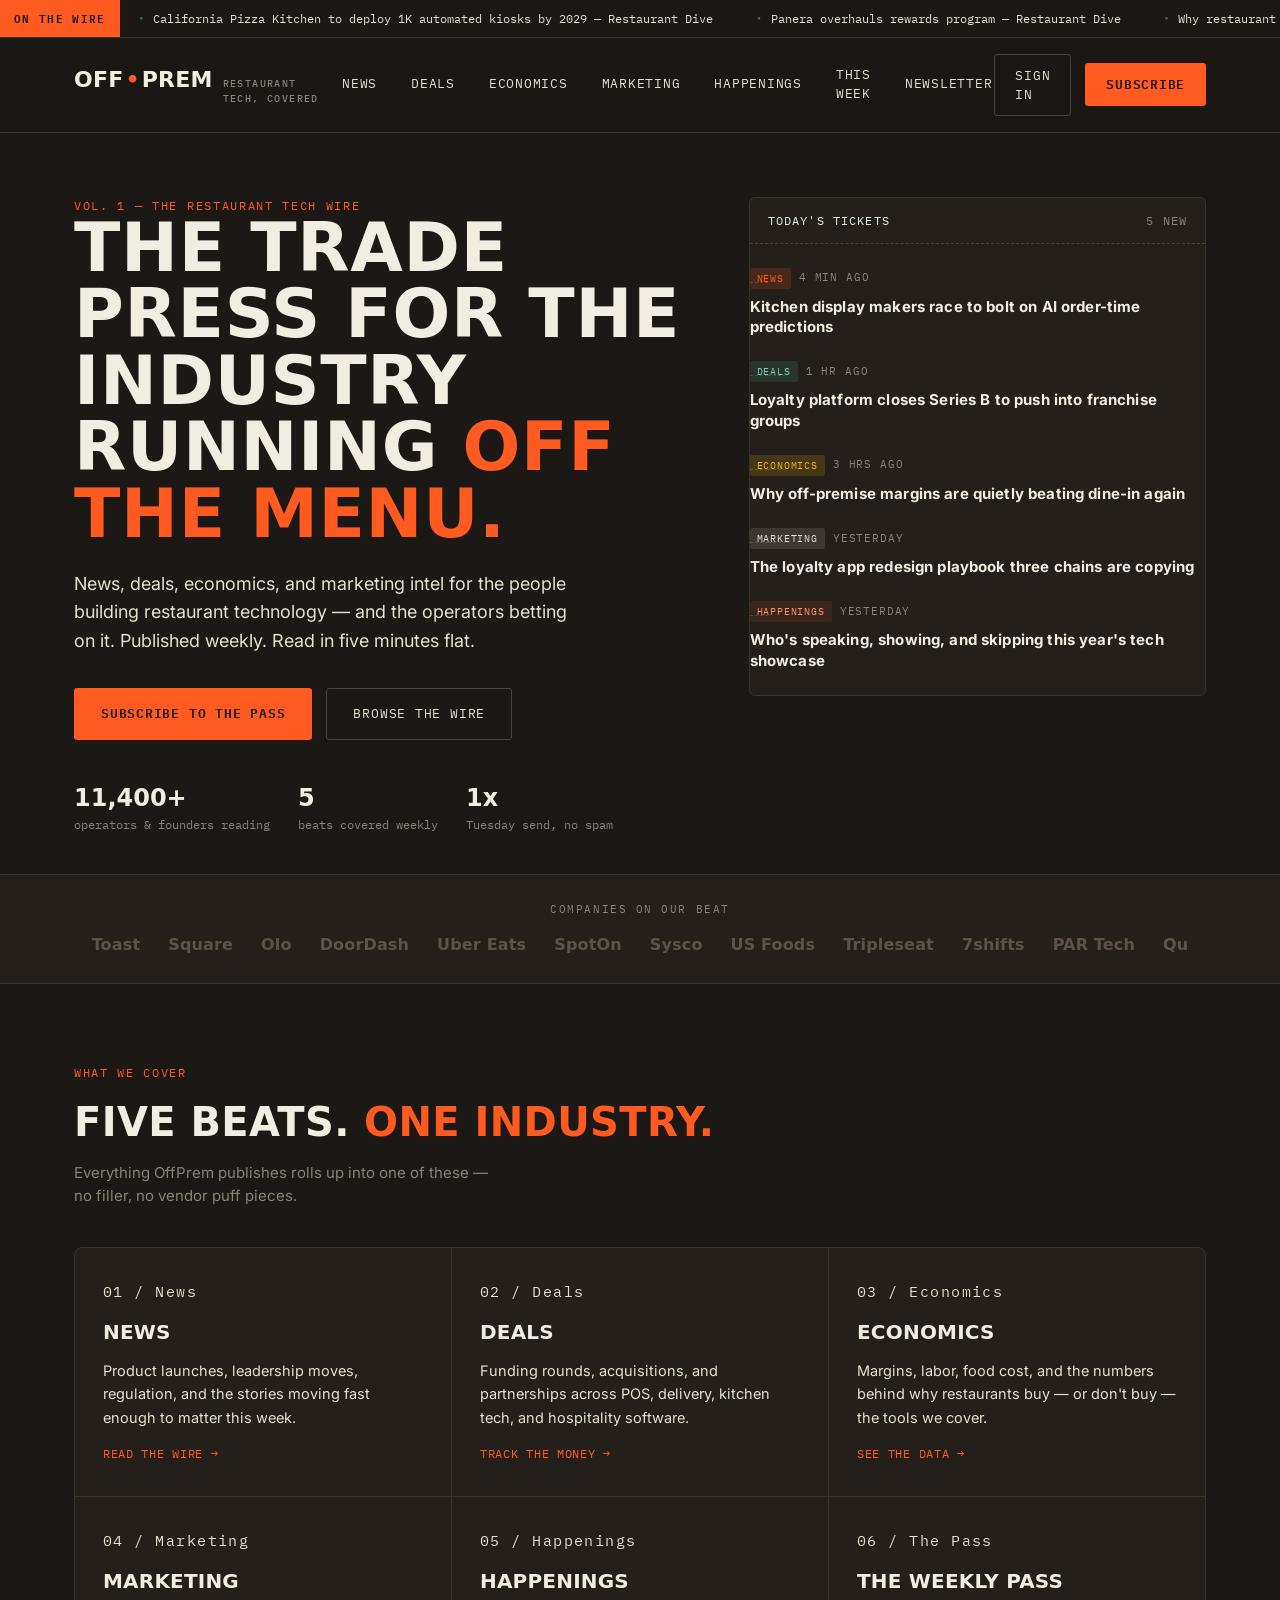
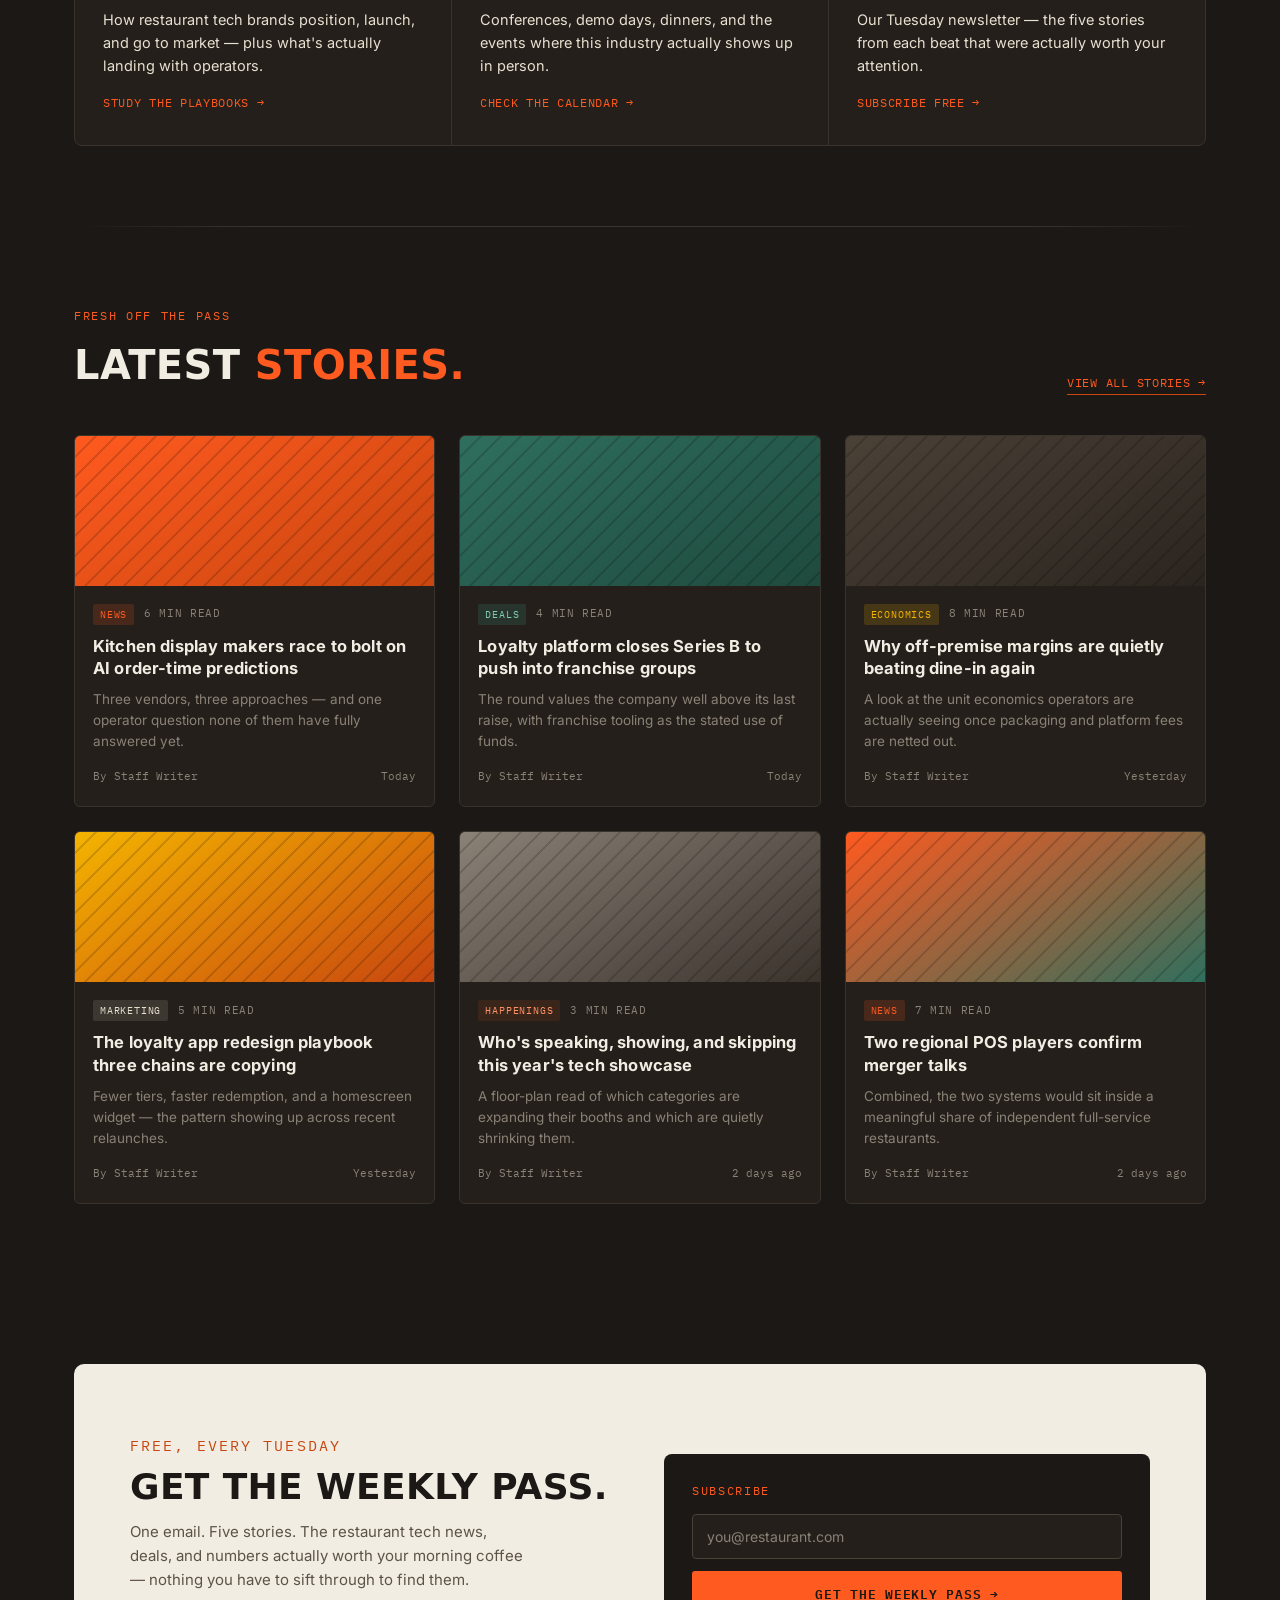
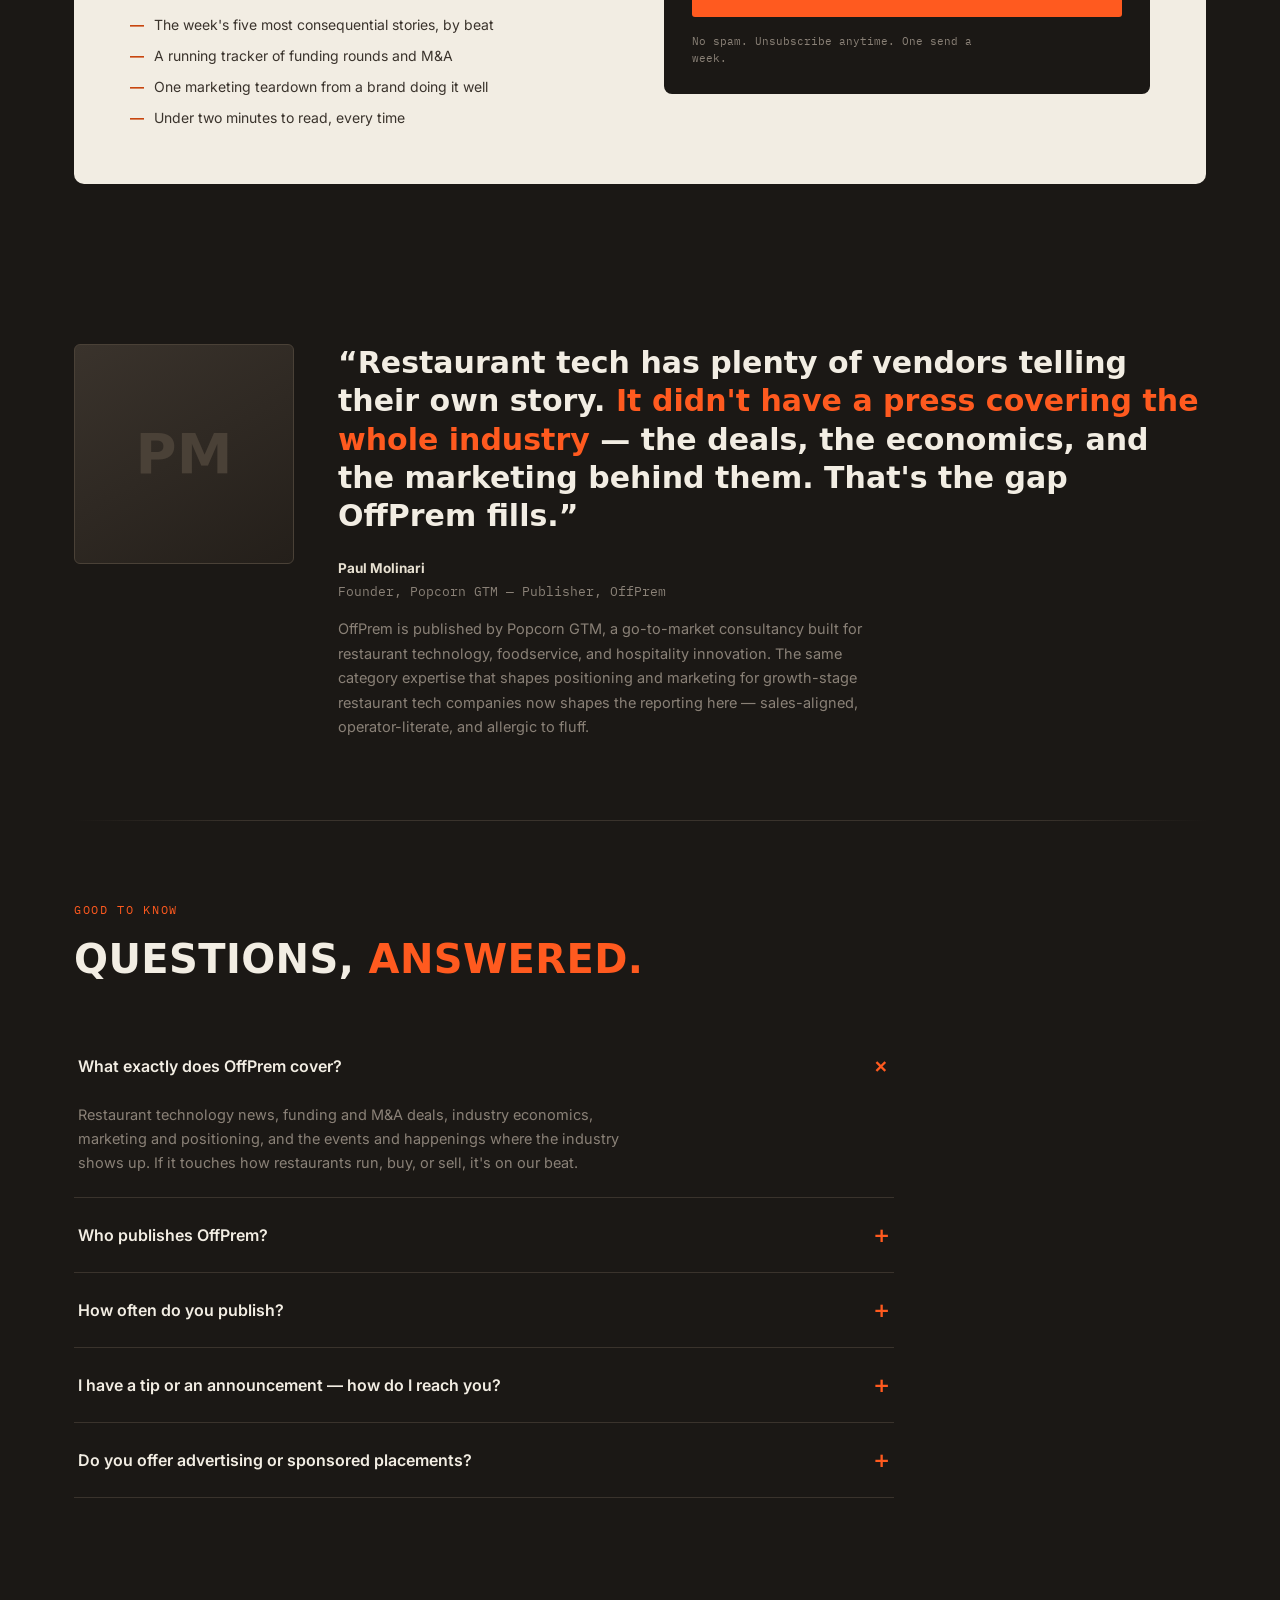
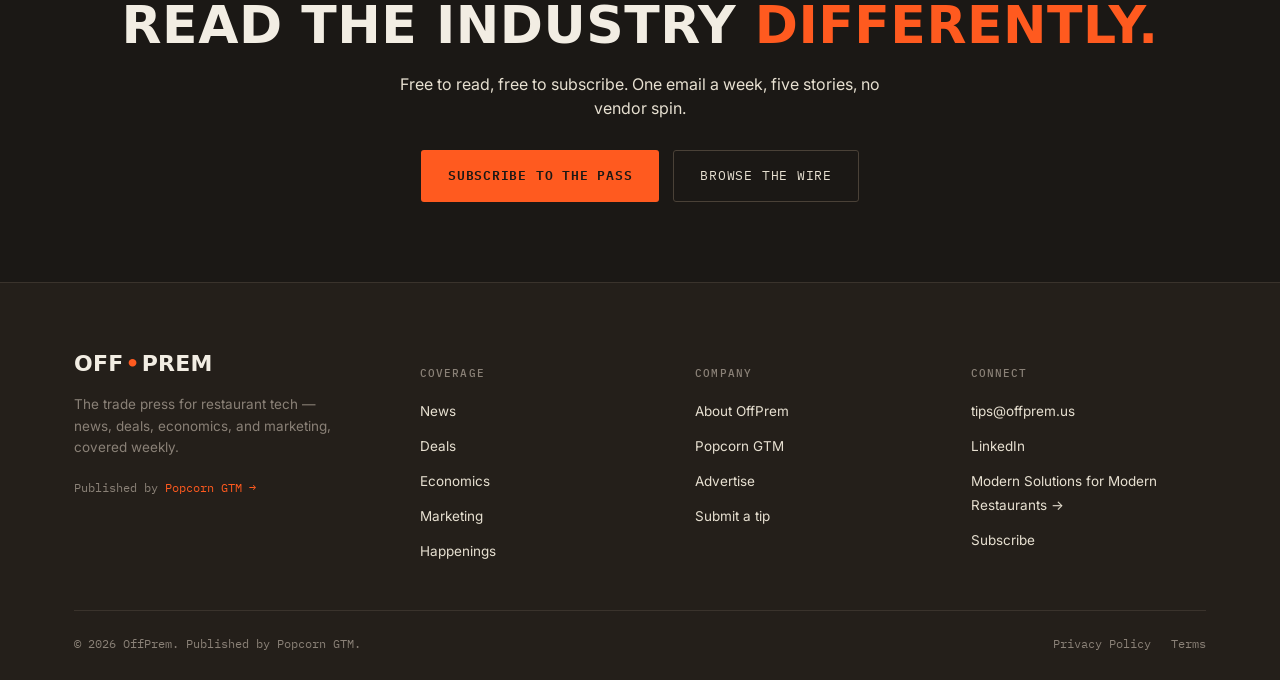
<file: offprem-site_2/index.html>
<!DOCTYPE html>
<html lang="en">
<head>
<meta charset="UTF-8">
<meta name="viewport" content="width=device-width, initial-scale=1.0">
<title>OffPrem — The Trade Press for Restaurant Tech</title>
<meta name="description" content="OffPrem covers restaurant technology news, deals, happenings, economics, and marketing. Published by Popcorn GTM.">
<link rel="icon" type="image/svg+xml" href="favicon.svg">
<link rel="icon" type="image/png" sizes="32x32" href="icons/favicon-32.png">
<link rel="icon" type="image/png" sizes="16x16" href="icons/favicon-16.png">
<link rel="icon" type="image/x-icon" href="favicon.ico">
<link rel="apple-touch-icon" sizes="180x180" href="icons/apple-touch-icon.png">
<link rel="manifest" href="site.webmanifest">
<meta name="theme-color" content="#1b1815">
<meta property="og:type" content="website">
<meta property="og:site_name" content="OffPrem">
<meta property="og:title" content="OffPrem — The Trade Press for Restaurant Tech">
<meta property="og:description" content="OffPrem covers restaurant technology news, deals, happenings, economics, and marketing. Published by Popcorn GTM.">
<meta property="og:url" content="https://offprem.us/">
<meta property="og:image" content="https://offprem.us/icons/og-image.jpg">
<meta property="og:image:width" content="1200">
<meta property="og:image:height" content="630">
<meta name="twitter:card" content="summary_large_image">
<meta name="twitter:title" content="OffPrem — The Trade Press for Restaurant Tech">
<meta name="twitter:description" content="OffPrem covers restaurant technology news, deals, happenings, economics, and marketing. Published by Popcorn GTM.">
<meta name="twitter:image" content="https://offprem.us/icons/og-image.jpg">
<link rel="canonical" href="https://offprem.us/">
<link rel="preconnect" href="https://fonts.googleapis.com">
<link rel="preconnect" href="https://fonts.gstatic.com" crossorigin>
<link href="https://fonts.googleapis.com/css2?family=Archivo+Expanded:wght@700;800;900&family=Inter:wght@400;500;600;700&family=IBM+Plex+Mono:wght@400;500;600&display=swap" rel="stylesheet">
<link rel="stylesheet" href="styles.css">
</head>
<body>

<div class="ticker-bar">
  <div class="ticker-track" id="tickerTrack">
    <span>Third-party delivery take rates under fresh scrutiny in three states</span>
    <span>Menu-price inflation cools to slowest pace in two years</span>
    <span>Two regional POS players confirm merger talks</span>
    <span>Labor-share of restaurant revenue ticks up for Q3</span>
    <span>Off-premise now outpaces dine-in at fast casual chains</span>
    <span>Third-party delivery take rates under fresh scrutiny in three states</span>
    <span>Menu-price inflation cools to slowest pace in two years</span>
    <span>Two regional POS players confirm merger talks</span>
    <span>Labor-share of restaurant revenue ticks up for Q3</span>
    <span>Off-premise now outpaces dine-in at fast casual chains</span>
  </div>
</div>

<header>
  <nav class="nav wrap">
    <a href="index.html" class="logo">OFF<span class="dot">•</span>PREM<small>Restaurant Tech, Covered</small></a>
    <div class="navlinks">
      <a href="category-news.html">News</a>
      <a href="category-deals.html">Deals</a>
      <a href="category-economics.html">Economics</a>
      <a href="category-marketing.html">Marketing</a>
      <a href="category-happenings.html">Happenings</a>
      <a href="roundup.html">This Week</a>
      <a href="#pass">Newsletter</a>
    </div>
    <div class="navcta">
      <a href="#pass" class="btn btn-ghost">Sign in</a>
      <a href="#pass" class="btn btn-primary">Subscribe</a>
      <button class="menu-toggle" aria-label="Open menu">☰</button>
    </div>
  </nav>
</header>

<main>

  <!-- HERO -->
  <section class="hero">
    <div class="wrap hero-grid">
      <div>
        <p class="eyebrow">Vol. 1 — The Restaurant Tech Wire</p>
        <h1>The trade press for the industry running <em>off the menu.</em></h1>
        <p class="hero-dek">News, deals, economics, and marketing intel for the people building restaurant technology — and the operators betting on it. Published weekly. Read in five minutes flat.</p>
        <div class="hero-actions">
          <a href="#pass" class="btn btn-primary btn-lg">Subscribe to The Pass</a>
          <a href="category-news.html" class="btn btn-ghost btn-lg">Browse the wire</a>
        </div>
        <div class="hero-meta">
          <div><strong>11,400+</strong>operators &amp; founders reading</div>
          <div><strong>5</strong>beats covered weekly</div>
          <div><strong>1x</strong>Tuesday send, no spam</div>
        </div>
      </div>

      <div class="rail">
        <div class="rail-head">Today's tickets <span>5 new</span></div>
        <a class="ticket" href="article.html">
          <div class="ticket-top"><span class="tag tag-news">News</span><span>4 min ago</span></div>
          <h4>Kitchen display makers race to bolt on AI order-time predictions</h4>
        </a>
        <a class="ticket" href="article.html">
          <div class="ticket-top"><span class="tag tag-deals">Deals</span><span>1 hr ago</span></div>
          <h4>Loyalty platform closes Series B to push into franchise groups</h4>
        </a>
        <a class="ticket" href="article.html">
          <div class="ticket-top"><span class="tag tag-econ">Economics</span><span>3 hrs ago</span></div>
          <h4>Why off-premise margins are quietly beating dine-in again</h4>
        </a>
        <a class="ticket" href="article.html">
          <div class="ticket-top"><span class="tag tag-marketing">Marketing</span><span>Yesterday</span></div>
          <h4>The loyalty app redesign playbook three chains are copying</h4>
        </a>
        <a class="ticket" href="article.html">
          <div class="ticket-top"><span class="tag tag-happenings">Happenings</span><span>Yesterday</span></div>
          <h4>Who's speaking, showing, and skipping this year's tech showcase</h4>
        </a>
      </div>
    </div>
  </section>

  <!-- BEAT STRIP -->
  <div class="beat wrap-outer">
    <div class="wrap">
      <p class="beat-label">Companies on our beat</p>
      <div class="beat-row">
        <span>Toast</span><span>Square</span><span>Olo</span><span>DoorDash</span>
        <span>Uber Eats</span><span>SpotOn</span><span>Sysco</span><span>US Foods</span>
        <span>Tripleseat</span><span>7shifts</span><span>PAR Tech</span><span>Qu</span>
      </div>
    </div>
  </div>

  <!-- COVERAGE PILLARS -->
  <section id="pillars">
    <div class="wrap">
      <div class="section-head">
        <div>
          <p class="eyebrow">What we cover</p>
          <h2 class="section-title">Five beats. <em>One industry.</em></h2>
          <p class="section-sub">Everything OffPrem publishes rolls up into one of these — no filler, no vendor puff pieces.</p>
        </div>
      </div>

      <div class="pillars">
        <div class="pillar">
          <p class="pillar-num">01 / News</p>
          <h3>News</h3>
          <p>Product launches, leadership moves, regulation, and the stories moving fast enough to matter this week.</p>
          <a class="pillar-link" href="category-news.html">Read the wire →</a>
        </div>
        <div class="pillar">
          <p class="pillar-num">02 / Deals</p>
          <h3>Deals</h3>
          <p>Funding rounds, acquisitions, and partnerships across POS, delivery, kitchen tech, and hospitality software.</p>
          <a class="pillar-link" href="category-deals.html">Track the money →</a>
        </div>
        <div class="pillar">
          <p class="pillar-num">03 / Economics</p>
          <h3>Economics</h3>
          <p>Margins, labor, food cost, and the numbers behind why restaurants buy — or don't buy — the tools we cover.</p>
          <a class="pillar-link" href="category-economics.html">See the data →</a>
        </div>
        <div class="pillar">
          <p class="pillar-num">04 / Marketing</p>
          <h3>Marketing</h3>
          <p>How restaurant tech brands position, launch, and go to market — plus what's actually landing with operators.</p>
          <a class="pillar-link" href="category-marketing.html">Study the playbooks →</a>
        </div>
        <div class="pillar">
          <p class="pillar-num">05 / Happenings</p>
          <h3>Happenings</h3>
          <p>Conferences, demo days, dinners, and the events where this industry actually shows up in person.</p>
          <a class="pillar-link" href="category-happenings.html">Check the calendar →</a>
        </div>
        <div class="pillar">
          <p class="pillar-num">06 / The Pass</p>
          <h3>The Weekly Pass</h3>
          <p>Our Tuesday newsletter — the five stories from each beat that were actually worth your attention.</p>
          <a class="pillar-link" href="#pass">Subscribe free →</a>
        </div>
      </div>
    </div>
  </section>

  <div class="wrap"><div class="divider"></div></div>

  <!-- LATEST ARTICLES -->
  <section id="news">
    <div class="wrap">
      <div class="section-head">
        <div>
          <p class="eyebrow">Fresh off the pass</p>
          <h2 class="section-title">Latest <em>stories.</em></h2>
        </div>
        <a href="category-news.html" class="view-all">View all stories →</a>
      </div>

      <div class="articles">
        <a class="card" href="article.html">
          <div class="card-media m1"></div>
          <div class="card-body">
            <div class="card-meta"><span class="tag tag-news">News</span><span>6 min read</span></div>
            <h4>Kitchen display makers race to bolt on AI order-time predictions</h4>
            <p class="dek">Three vendors, three approaches — and one operator question none of them have fully answered yet.</p>
            <div class="card-foot"><span>By Staff Writer</span><span>Today</span></div>
          </div>
        </a>
        <a class="card" href="article.html">
          <div class="card-media m2"></div>
          <div class="card-body">
            <div class="card-meta"><span class="tag tag-deals">Deals</span><span>4 min read</span></div>
            <h4>Loyalty platform closes Series B to push into franchise groups</h4>
            <p class="dek">The round values the company well above its last raise, with franchise tooling as the stated use of funds.</p>
            <div class="card-foot"><span>By Staff Writer</span><span>Today</span></div>
          </div>
        </a>
        <a class="card" href="article.html">
          <div class="card-media m3"></div>
          <div class="card-body">
            <div class="card-meta"><span class="tag tag-econ">Economics</span><span>8 min read</span></div>
            <h4>Why off-premise margins are quietly beating dine-in again</h4>
            <p class="dek">A look at the unit economics operators are actually seeing once packaging and platform fees are netted out.</p>
            <div class="card-foot"><span>By Staff Writer</span><span>Yesterday</span></div>
          </div>
        </a>
        <a class="card" href="article.html">
          <div class="card-media m4"></div>
          <div class="card-body">
            <div class="card-meta"><span class="tag tag-marketing">Marketing</span><span>5 min read</span></div>
            <h4>The loyalty app redesign playbook three chains are copying</h4>
            <p class="dek">Fewer tiers, faster redemption, and a homescreen widget — the pattern showing up across recent relaunches.</p>
            <div class="card-foot"><span>By Staff Writer</span><span>Yesterday</span></div>
          </div>
        </a>
        <a class="card" href="article.html">
          <div class="card-media m5"></div>
          <div class="card-body">
            <div class="card-meta"><span class="tag tag-happenings">Happenings</span><span>3 min read</span></div>
            <h4>Who's speaking, showing, and skipping this year's tech showcase</h4>
            <p class="dek">A floor-plan read of which categories are expanding their booths and which are quietly shrinking them.</p>
            <div class="card-foot"><span>By Staff Writer</span><span>2 days ago</span></div>
          </div>
        </a>
        <a class="card" href="article.html">
          <div class="card-media m6"></div>
          <div class="card-body">
            <div class="card-meta"><span class="tag tag-news">News</span><span>7 min read</span></div>
            <h4>Two regional POS players confirm merger talks</h4>
            <p class="dek">Combined, the two systems would sit inside a meaningful share of independent full-service restaurants.</p>
            <div class="card-foot"><span>By Staff Writer</span><span>2 days ago</span></div>
          </div>
        </a>
      </div>
    </div>
  </section>

  <!-- WEEKLY PASS SIGNUP -->
  <section id="pass">
    <div class="wrap">
      <div class="pass">
        <div>
          <p class="eyebrow">Free, every Tuesday</p>
          <h2>Get The Weekly Pass.</h2>
          <p>One email. Five stories. The restaurant tech news, deals, and numbers actually worth your morning coffee — nothing you have to sift through to find them.</p>
          <div class="pass-list">
            <div>The week's five most consequential stories, by beat</div>
            <div>A running tracker of funding rounds and M&amp;A</div>
            <div>One marketing teardown from a brand doing it well</div>
            <div>Under two minutes to read, every time</div>
          </div>
        </div>
        <div class="pass-form">
          <span class="eyebrow">Subscribe</span>
          <form onsubmit="return false;">
            <input type="email" placeholder="you@restaurant.com" required aria-label="Email address">
            <button type="submit" class="btn btn-primary">Get The Weekly Pass →</button>
            <p class="fine">No spam. Unsubscribe anytime. One send a week.</p>
          </form>
        </div>
      </div>
    </div>
  </section>

  <!-- EDITOR NOTE -->
  <section>
    <div class="wrap">
      <div class="editor">
        <div class="editor-photo"></div>
        <div>
          <blockquote>“Restaurant tech has plenty of vendors telling their own story. <span>It didn't have a press covering the whole industry</span> — the deals, the economics, and the marketing behind them. That's the gap OffPrem fills.”</blockquote>
          <div class="editor-attr">
            <strong>Paul Molinari</strong>
            Founder, Popcorn GTM — Publisher, OffPrem
          </div>
          <p class="editor-body">OffPrem is published by Popcorn GTM, a go-to-market consultancy built for restaurant technology, foodservice, and hospitality innovation. The same category expertise that shapes positioning and marketing for growth-stage restaurant tech companies now shapes the reporting here — sales-aligned, operator-literate, and allergic to fluff.</p>
        </div>
      </div>
    </div>
  </section>

  <div class="wrap"><div class="divider"></div></div>

  <!-- FAQ -->
  <section>
    <div class="wrap">
      <div class="section-head">
        <div>
          <p class="eyebrow">Good to know</p>
          <h2 class="section-title">Questions, <em>answered.</em></h2>
        </div>
      </div>
      <div class="faq-list">
        <details class="faq-item" open>
          <summary>What exactly does OffPrem cover?</summary>
          <div class="faq-a">Restaurant technology news, funding and M&amp;A deals, industry economics, marketing and positioning, and the events and happenings where the industry shows up. If it touches how restaurants run, buy, or sell, it's on our beat.</div>
        </details>
        <details class="faq-item">
          <summary>Who publishes OffPrem?</summary>
          <div class="faq-a">OffPrem is published by Popcorn GTM, a marketing and go-to-market consultancy focused on restaurant technology, foodservice, and hospitality innovation. Editorial coverage is independent of any consulting client relationships.</div>
        </details>
        <details class="faq-item">
          <summary>How often do you publish?</summary>
          <div class="faq-a">Stories go up on the site as they happen. The Weekly Pass newsletter lands every Tuesday with the five stories worth your attention from that week.</div>
        </details>
        <details class="faq-item">
          <summary>I have a tip or an announcement — how do I reach you?</summary>
          <div class="faq-a">Send it to the tips inbox linked in the footer. Deal announcements, launches, hires, and events are all fair game — include the who, what, and when.</div>
        </details>
        <details class="faq-item">
          <summary>Do you offer advertising or sponsored placements?</summary>
          <div class="faq-a">Yes. The Weekly Pass and select site placements are available to sponsors who fit the audience. Reach out through the footer contact for current inventory and rates.</div>
        </details>
      </div>
    </div>
  </section>

  <!-- CLOSER -->
  <section class="closer">
    <div class="wrap">
      <h2>Read the industry <em>differently.</em></h2>
      <p>Free to read, free to subscribe. One email a week, five stories, no vendor spin.</p>
      <div class="closer-actions">
        <a href="#pass" class="btn btn-primary btn-lg">Subscribe to The Pass</a>
        <a href="category-news.html" class="btn btn-ghost btn-lg">Browse the wire</a>
      </div>
    </div>
  </section>

</main>

<footer>
  <div class="wrap">
    <div class="foot-top">
      <div class="foot-brand">
        <a href="index.html" class="logo">OFF<span class="dot">•</span>PREM</a>
        <p>The trade press for restaurant tech — news, deals, economics, and marketing, covered weekly.</p>
        <p class="foot-owner">Published by <a href="https://popcorngtm.com" target="_blank" rel="noopener">Popcorn GTM →</a></p>
      </div>
      <div class="foot-col">
        <h5>Coverage</h5>
        <ul>
          <li><a href="category-news.html">News</a></li>
          <li><a href="category-deals.html">Deals</a></li>
          <li><a href="category-economics.html">Economics</a></li>
          <li><a href="category-marketing.html">Marketing</a></li>
          <li><a href="category-happenings.html">Happenings</a></li>
        </ul>
      </div>
      <div class="foot-col">
        <h5>Company</h5>
        <ul>
          <li><a href="about.html">About OffPrem</a></li>
          <li><a href="https://popcorngtm.com" target="_blank" rel="noopener">Popcorn GTM</a></li>
          <li><a href="#">Advertise</a></li>
          <li><a href="#">Submit a tip</a></li>
        </ul>
      </div>
      <div class="foot-col">
        <h5>Connect</h5>
        <ul>
          <li><a href="mailto:tips@offprem.us">tips@offprem.us</a></li>
          <li><a href="#">LinkedIn</a></li>
          <li><a href="#">Modern Solutions for Modern Restaurants →</a></li>
          <li><a href="#pass">Subscribe</a></li>
        </ul>
      </div>
    </div>
    <div class="foot-bottom">
      <p>© 2026 OffPrem. Published by Popcorn GTM.</p>
      <div class="foot-legal">
        <a href="#">Privacy Policy</a>
        <a href="#">Terms</a>
      </div>
    </div>
  </div>
</footer>

<script src="js/ticker.js" defer></script>
</body>
</html>
</file>
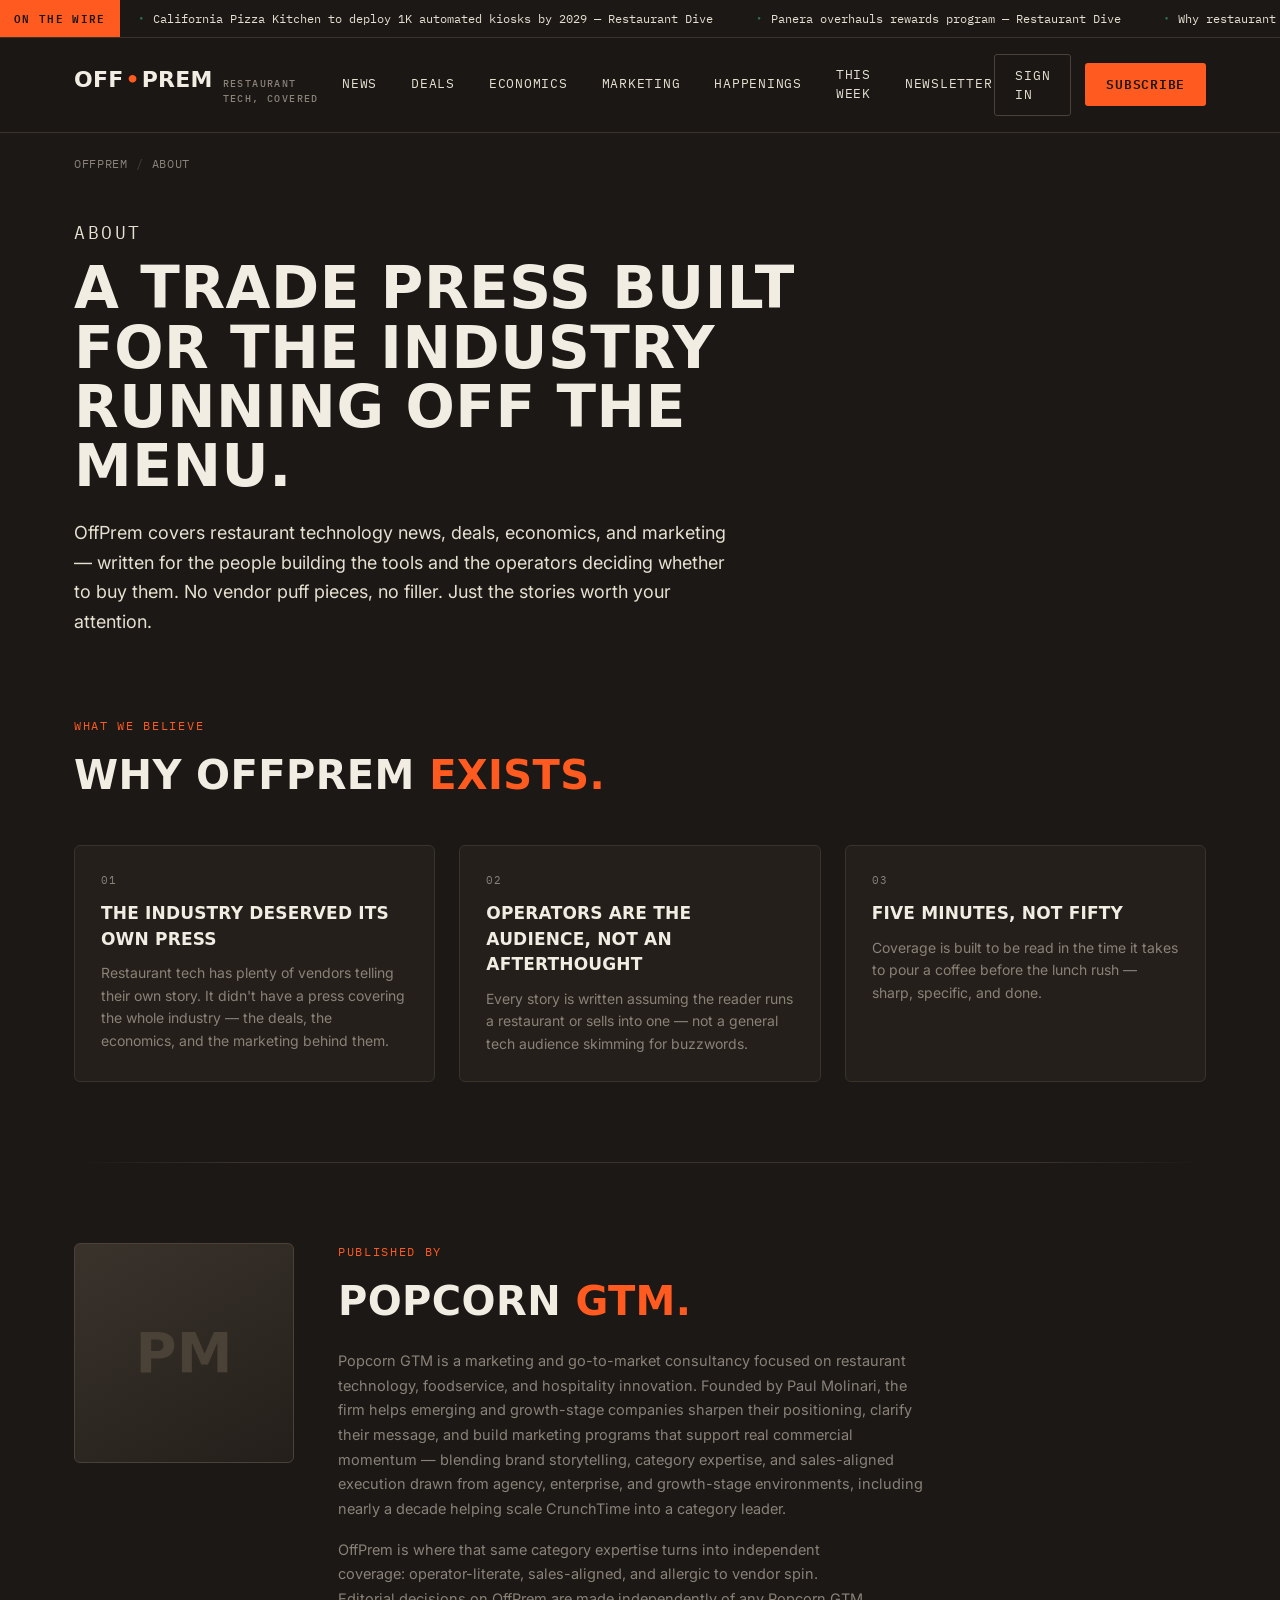
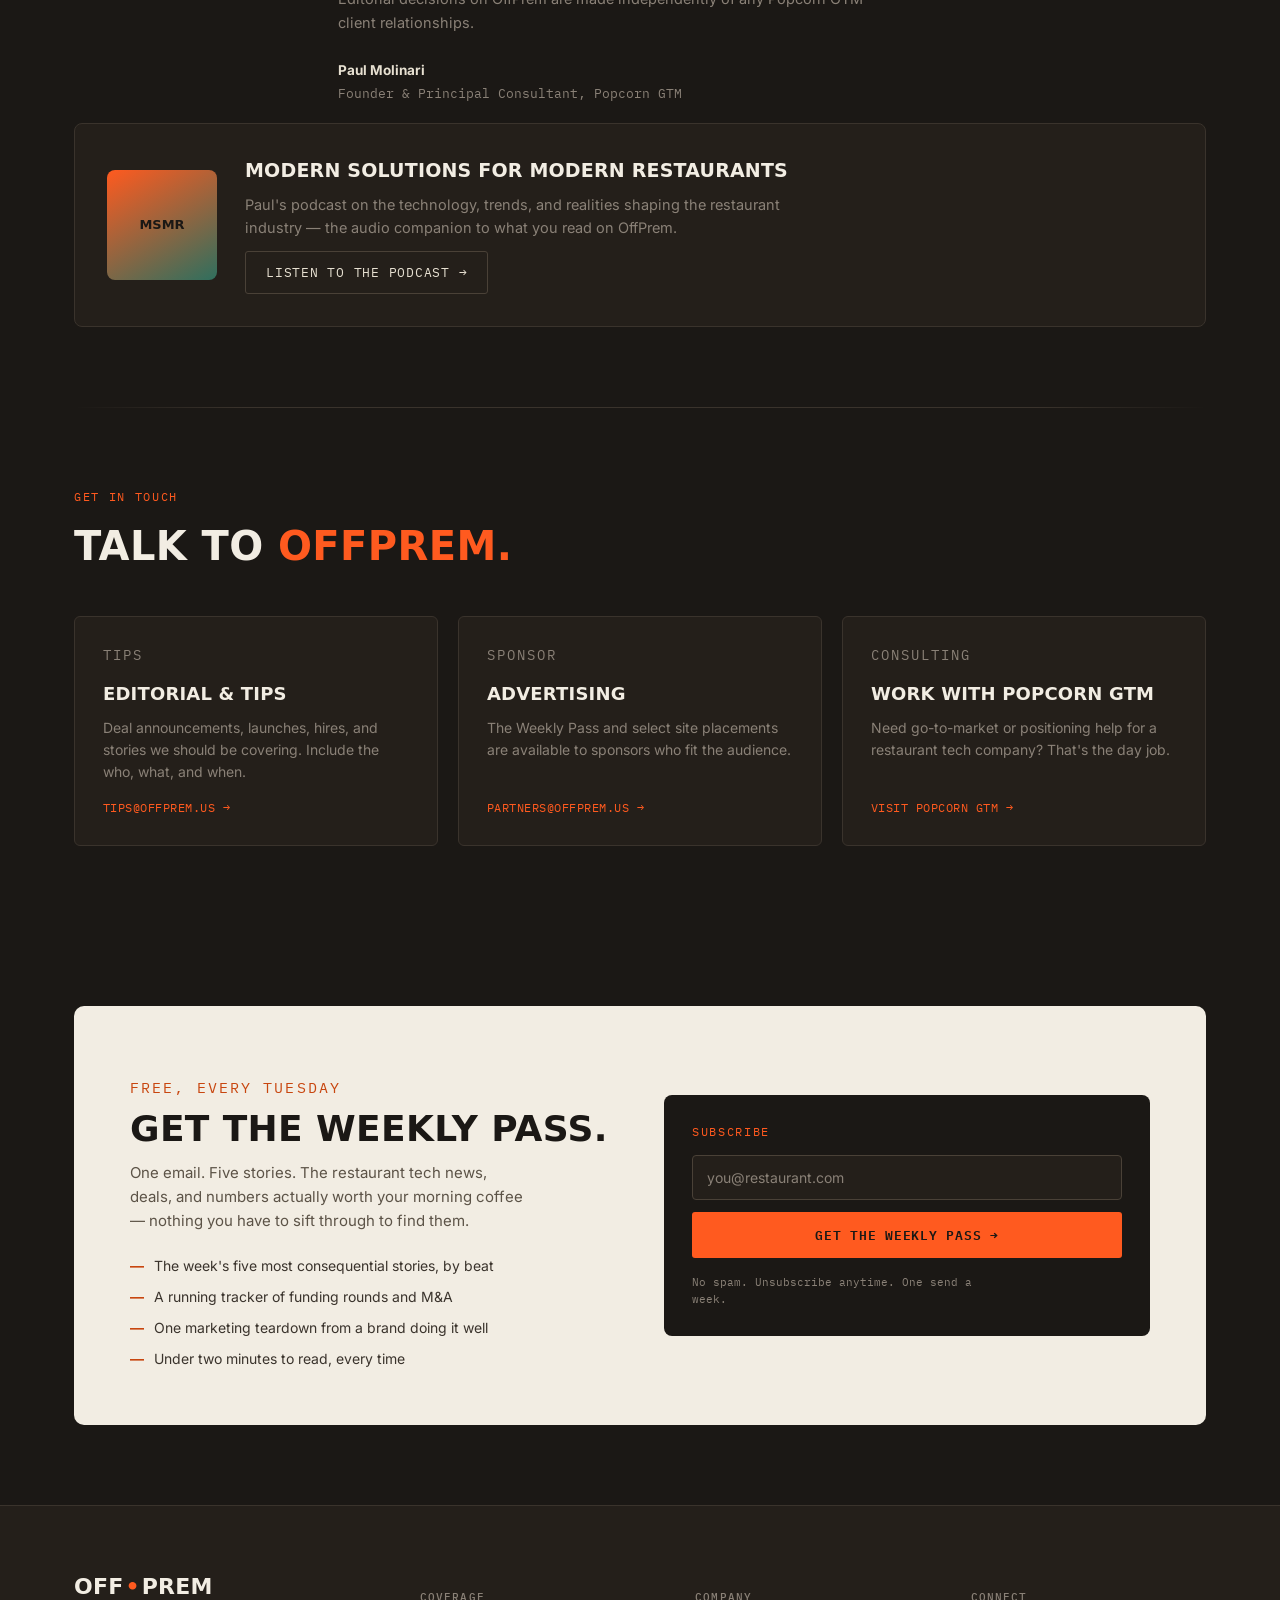
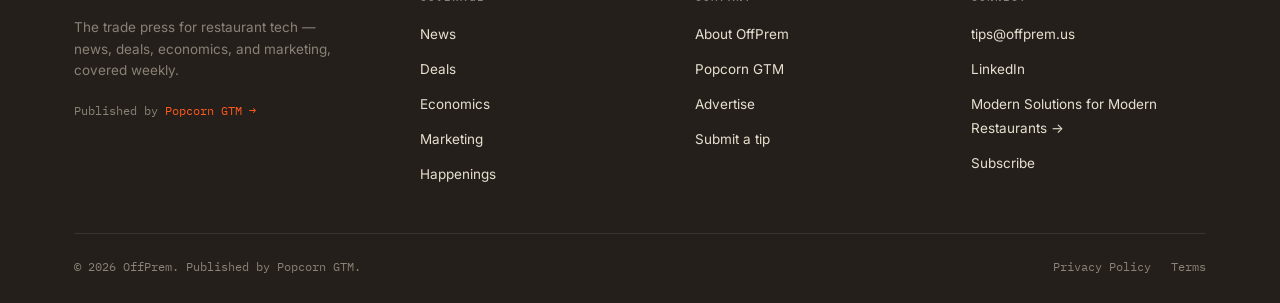
<file: offprem-site_2/about.html>
<!DOCTYPE html>
<html lang="en">
<head>
<meta charset="UTF-8">
<meta name="viewport" content="width=device-width, initial-scale=1.0">
<title>About — OffPrem</title>
<meta name="description" content="OffPrem is the trade press for restaurant technology, published by Popcorn GTM. Learn what we cover and who's behind it.">
<link rel="icon" type="image/svg+xml" href="favicon.svg">
<link rel="icon" type="image/png" sizes="32x32" href="icons/favicon-32.png">
<link rel="icon" type="image/png" sizes="16x16" href="icons/favicon-16.png">
<link rel="icon" type="image/x-icon" href="favicon.ico">
<link rel="apple-touch-icon" sizes="180x180" href="icons/apple-touch-icon.png">
<link rel="manifest" href="site.webmanifest">
<meta name="theme-color" content="#1b1815">
<meta property="og:type" content="website">
<meta property="og:site_name" content="OffPrem">
<meta property="og:title" content="About — OffPrem">
<meta property="og:description" content="OffPrem is the trade press for restaurant technology, published by Popcorn GTM. Learn what we cover and who's behind it.">
<meta property="og:url" content="https://offprem.us/about.html">
<meta property="og:image" content="https://offprem.us/icons/og-image.jpg">
<meta property="og:image:width" content="1200">
<meta property="og:image:height" content="630">
<meta name="twitter:card" content="summary_large_image">
<meta name="twitter:title" content="About — OffPrem">
<meta name="twitter:description" content="OffPrem is the trade press for restaurant technology, published by Popcorn GTM. Learn what we cover and who's behind it.">
<meta name="twitter:image" content="https://offprem.us/icons/og-image.jpg">
<link rel="canonical" href="https://offprem.us/about.html">
<link rel="preconnect" href="https://fonts.googleapis.com">
<link rel="preconnect" href="https://fonts.gstatic.com" crossorigin>
<link href="https://fonts.googleapis.com/css2?family=Archivo+Expanded:wght@700;800;900&family=Inter:wght@400;500;600;700&family=IBM+Plex+Mono:wght@400;500;600&display=swap" rel="stylesheet">
<link rel="stylesheet" href="styles.css">
</head>
<body>
<div class="ticker-bar">
  <div class="ticker-track" id="tickerTrack">
    <span>Third-party delivery take rates under fresh scrutiny in three states</span>
    <span>Menu-price inflation cools to slowest pace in two years</span>
    <span>Two regional POS players confirm merger talks</span>
    <span>Labor-share of restaurant revenue ticks up for Q3</span>
    <span>Off-premise now outpaces dine-in at fast casual chains</span>
    <span>Third-party delivery take rates under fresh scrutiny in three states</span>
    <span>Menu-price inflation cools to slowest pace in two years</span>
    <span>Two regional POS players confirm merger talks</span>
    <span>Labor-share of restaurant revenue ticks up for Q3</span>
    <span>Off-premise now outpaces dine-in at fast casual chains</span>
  </div>
</div>
<header>
  <nav class="nav wrap">
    <a href="index.html" class="logo">OFF<span class="dot">•</span>PREM<small>Restaurant Tech, Covered</small></a>
    <div class="navlinks">
      <a href="category-news.html">News</a>
      <a href="category-deals.html">Deals</a>
      <a href="category-economics.html">Economics</a>
      <a href="category-marketing.html">Marketing</a>
      <a href="category-happenings.html">Happenings</a>
      <a href="roundup.html">This Week</a>
      <a href="#pass">Newsletter</a>
    </div>
    <div class="navcta">
      <a href="#pass" class="btn btn-ghost">Sign in</a>
      <a href="#pass" class="btn btn-primary">Subscribe</a>
      <button class="menu-toggle" aria-label="Open menu">☰</button>
    </div>
  </nav>
</header>

<main>
  <div class="wrap">
    <p class="crumb"><a href="index.html">OffPrem</a><span>/</span>About</p>

    <div class="about-hero">
      <p class="eyebrow">About</p>
      <h1 style="margin-top:12px;">A trade press built for the industry running off the menu.</h1>
      <p>OffPrem covers restaurant technology news, deals, economics, and marketing — written for the people building the tools and the operators deciding whether to buy them. No vendor puff pieces, no filler. Just the stories worth your attention.</p>
    </div>
  </div>

  <section>
    <div class="wrap">
      <div class="section-head">
        <div>
          <p class="eyebrow">What we believe</p>
          <h2 class="section-title">Why OffPrem <em>exists.</em></h2>
        </div>
      </div>
      <div class="mission-grid">
        <div class="mission-card">
          <p class="pillar-num">01</p>
          <h3>The industry deserved its own press</h3>
          <p>Restaurant tech has plenty of vendors telling their own story. It didn't have a press covering the whole industry — the deals, the economics, and the marketing behind them.</p>
        </div>
        <div class="mission-card">
          <p class="pillar-num">02</p>
          <h3>Operators are the audience, not an afterthought</h3>
          <p>Every story is written assuming the reader runs a restaurant or sells into one — not a general tech audience skimming for buzzwords.</p>
        </div>
        <div class="mission-card">
          <p class="pillar-num">03</p>
          <h3>Five minutes, not fifty</h3>
          <p>Coverage is built to be read in the time it takes to pour a coffee before the lunch rush — sharp, specific, and done.</p>
        </div>
      </div>
    </div>
  </section>

  <div class="wrap"><div class="divider"></div></div>

  <section id="popcorn-gtm">
    <div class="wrap">
      <div class="editor">
        <div class="editor-photo"></div>
        <div>
          <p class="eyebrow">Published by</p>
          <h2 class="section-title" style="margin-top:10px; margin-bottom:18px;">Popcorn <em>GTM.</em></h2>
          <p class="editor-body" style="margin-top:0; max-width:66ch;">Popcorn GTM is a marketing and go-to-market consultancy focused on restaurant technology, foodservice, and hospitality innovation. Founded by Paul Molinari, the firm helps emerging and growth-stage companies sharpen their positioning, clarify their message, and build marketing programs that support real commercial momentum — blending brand storytelling, category expertise, and sales-aligned execution drawn from agency, enterprise, and growth-stage environments, including nearly a decade helping scale CrunchTime into a category leader.</p>
          <p class="editor-body">OffPrem is where that same category expertise turns into independent coverage: operator-literate, sales-aligned, and allergic to vendor spin. Editorial decisions on OffPrem are made independently of any Popcorn GTM client relationships.</p>
          <div class="editor-attr" style="margin-top:24px;">
            <strong>Paul Molinari</strong>
            Founder &amp; Principal Consultant, Popcorn GTM
          </div>
        </div>
      </div>

      <div class="podcast-block">
        <div class="podcast-art">MSMR</div>
        <div>
          <h3>Modern Solutions for Modern Restaurants</h3>
          <p>Paul's podcast on the technology, trends, and realities shaping the restaurant industry — the audio companion to what you read on OffPrem.</p>
          <a href="#" class="btn btn-ghost">Listen to the podcast →</a>
        </div>
      </div>
    </div>
  </section>

  <div class="wrap"><div class="divider"></div></div>

  <section>
    <div class="wrap">
      <div class="section-head">
        <div>
          <p class="eyebrow">Get in touch</p>
          <h2 class="section-title">Talk to <em>OffPrem.</em></h2>
        </div>
      </div>
      <div class="contact-grid">
        <div class="contact-card">
          <p class="eyebrow">Tips</p>
          <h3>Editorial &amp; Tips</h3>
          <p>Deal announcements, launches, hires, and stories we should be covering. Include the who, what, and when.</p>
          <a class="contact-link" href="mailto:tips@offprem.us">tips@offprem.us →</a>
        </div>
        <div class="contact-card">
          <p class="eyebrow">Sponsor</p>
          <h3>Advertising</h3>
          <p>The Weekly Pass and select site placements are available to sponsors who fit the audience.</p>
          <a class="contact-link" href="mailto:partners@offprem.us">partners@offprem.us →</a>
        </div>
        <div class="contact-card">
          <p class="eyebrow">Consulting</p>
          <h3>Work with Popcorn GTM</h3>
          <p>Need go-to-market or positioning help for a restaurant tech company? That's the day job.</p>
          <a class="contact-link" href="https://popcorngtm.com" target="_blank" rel="noopener">Visit Popcorn GTM →</a>
        </div>
      </div>
    </div>
  </section>

  <section id="pass">
    <div class="wrap">
      <div class="pass">
        <div>
          <p class="eyebrow">Free, every Tuesday</p>
          <h2>Get The Weekly Pass.</h2>
          <p>One email. Five stories. The restaurant tech news, deals, and numbers actually worth your morning coffee — nothing you have to sift through to find them.</p>
          <div class="pass-list">
            <div>The week's five most consequential stories, by beat</div>
            <div>A running tracker of funding rounds and M&amp;A</div>
            <div>One marketing teardown from a brand doing it well</div>
            <div>Under two minutes to read, every time</div>
          </div>
        </div>
        <div class="pass-form">
          <span class="eyebrow">Subscribe</span>
          <form onsubmit="return false;">
            <input type="email" placeholder="you@restaurant.com" required aria-label="Email address">
            <button type="submit" class="btn btn-primary">Get The Weekly Pass →</button>
            <p class="fine">No spam. Unsubscribe anytime. One send a week.</p>
          </form>
        </div>
      </div>
    </div>
  </section>
</main>

<footer>
  <div class="wrap">
    <div class="foot-top">
      <div class="foot-brand">
        <a href="index.html" class="logo">OFF<span class="dot">•</span>PREM</a>
        <p>The trade press for restaurant tech — news, deals, economics, and marketing, covered weekly.</p>
        <p class="foot-owner">Published by <a href="https://popcorngtm.com" target="_blank" rel="noopener">Popcorn GTM →</a></p>
      </div>
      <div class="foot-col">
        <h5>Coverage</h5>
        <ul>
          <li><a href="category-news.html">News</a></li>
          <li><a href="#pillars">Deals</a></li>
          <li><a href="#pillars">Economics</a></li>
          <li><a href="#pillars">Marketing</a></li>
          <li><a href="#pillars">Happenings</a></li>
        </ul>
      </div>
      <div class="foot-col">
        <h5>Company</h5>
        <ul>
          <li><a href="about.html">About OffPrem</a></li>
          <li><a href="https://popcorngtm.com" target="_blank" rel="noopener">Popcorn GTM</a></li>
          <li><a href="#">Advertise</a></li>
          <li><a href="#">Submit a tip</a></li>
        </ul>
      </div>
      <div class="foot-col">
        <h5>Connect</h5>
        <ul>
          <li><a href="mailto:tips@offprem.us">tips@offprem.us</a></li>
          <li><a href="#">LinkedIn</a></li>
          <li><a href="#">Modern Solutions for Modern Restaurants →</a></li>
          <li><a href="#pass">Subscribe</a></li>
        </ul>
      </div>
    </div>
    <div class="foot-bottom">
      <p>© 2026 OffPrem. Published by Popcorn GTM.</p>
      <div class="foot-legal">
        <a href="#">Privacy Policy</a>
        <a href="#">Terms</a>
      </div>
    </div>
  </div>
</footer>
<script src="js/ticker.js" defer></script>
</body>
</html>
</file>
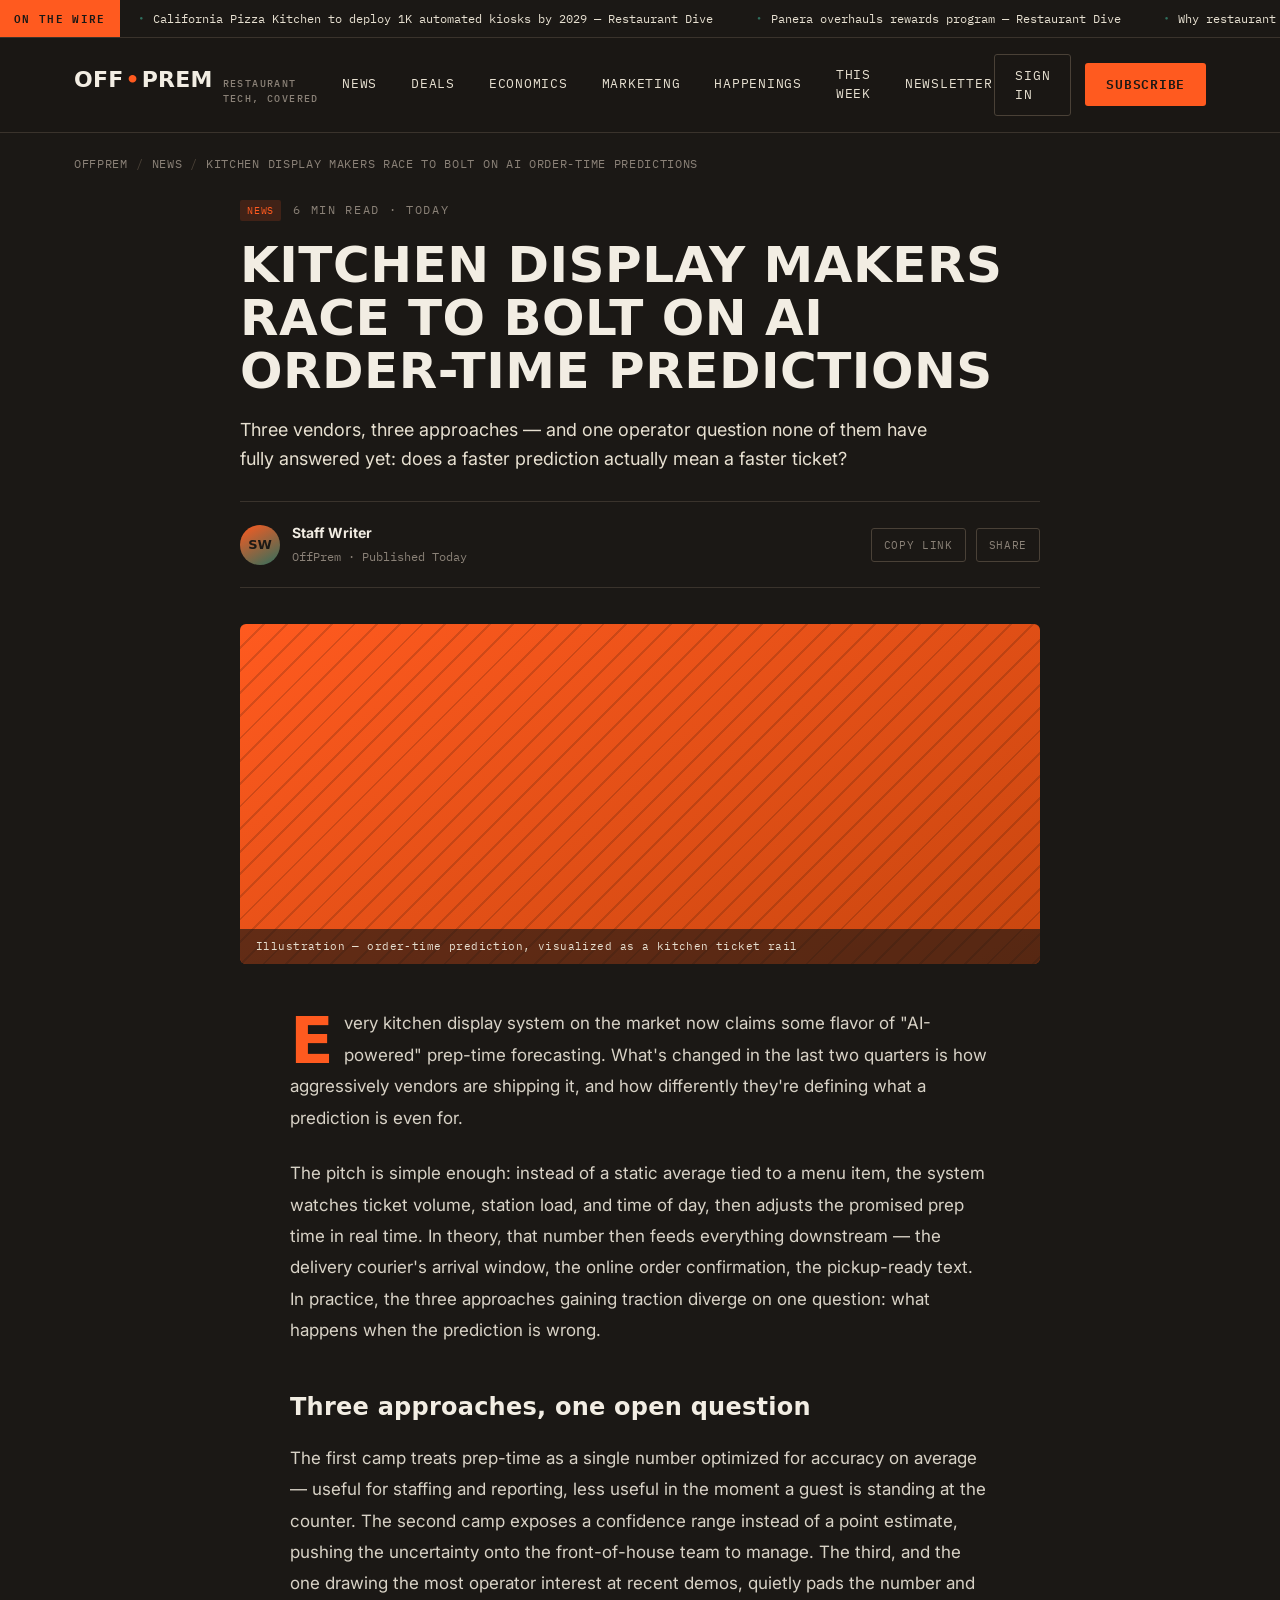
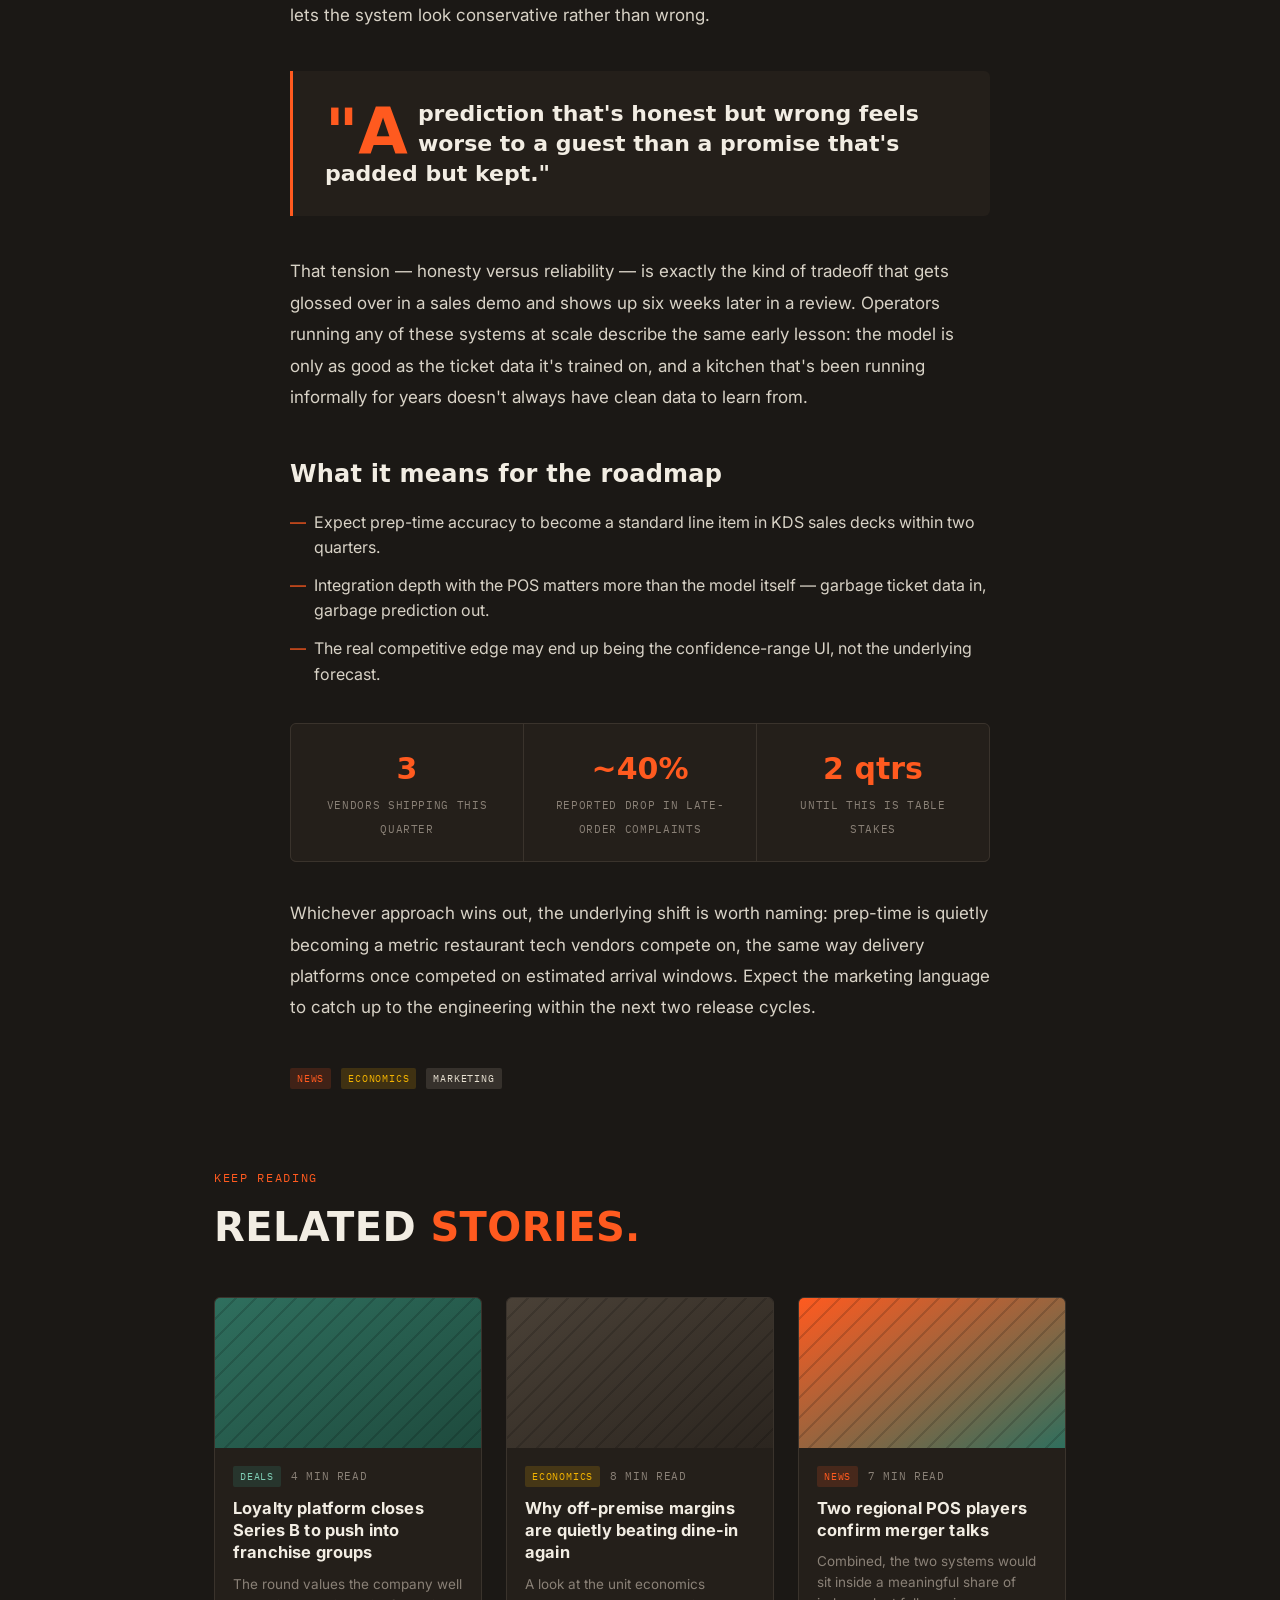
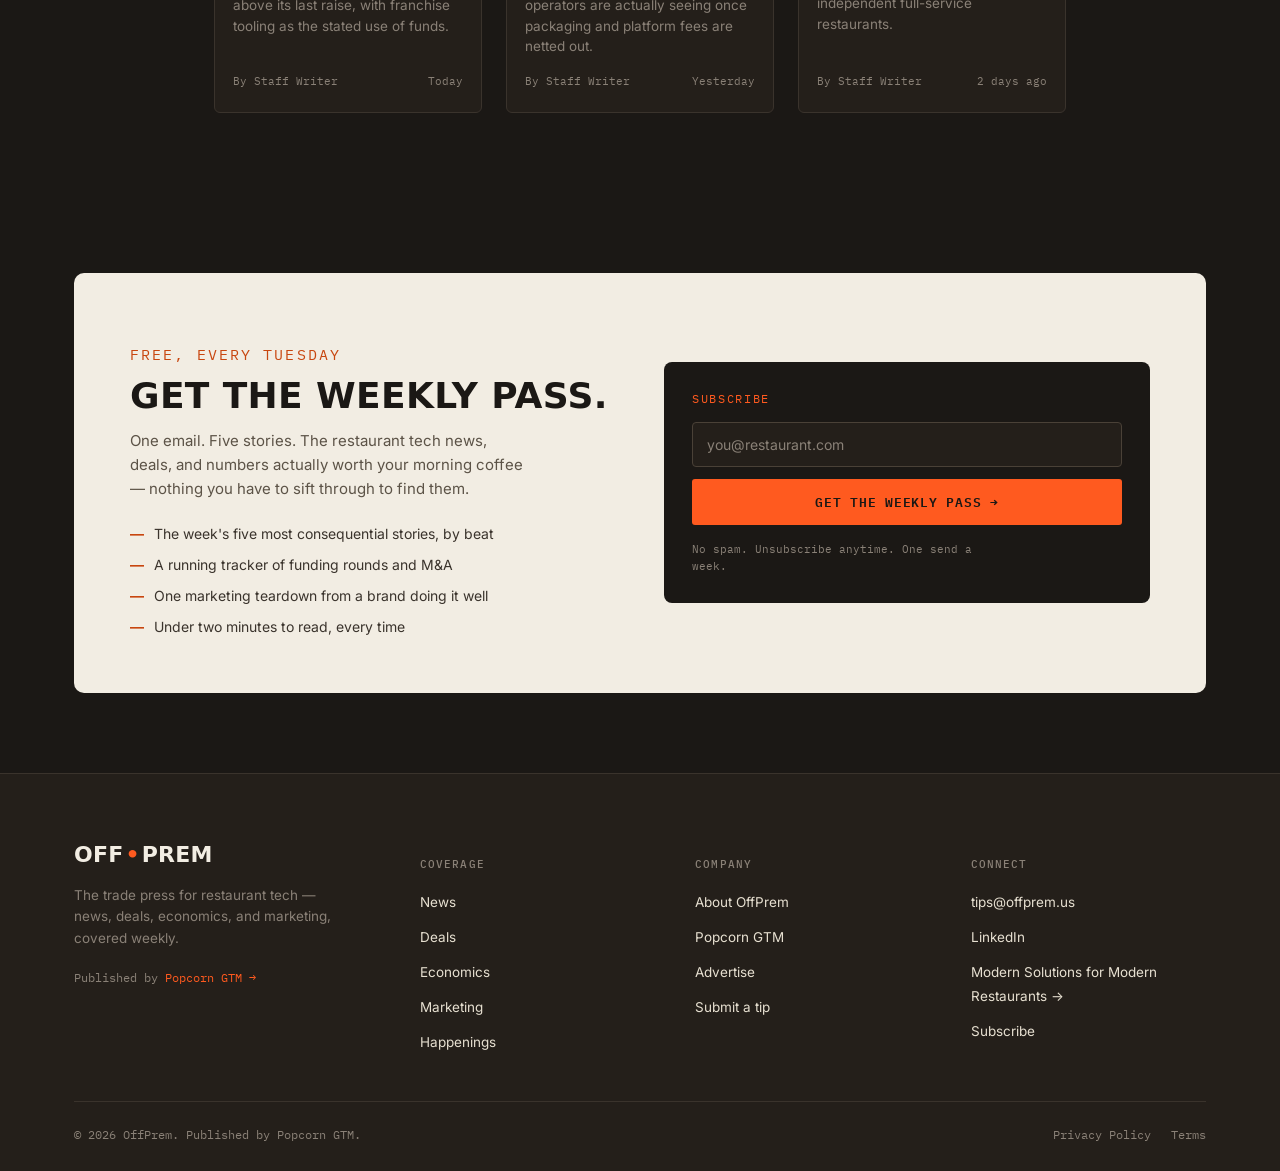
<file: offprem-site_2/article.html>
<!DOCTYPE html>
<html lang="en">
<head>
<meta charset="UTF-8">
<meta name="viewport" content="width=device-width, initial-scale=1.0">
<title>Kitchen Display Makers Race to Bolt On AI Order-Time Predictions — OffPrem</title>
<meta name="description" content="Three KDS vendors, three approaches to AI-driven prep-time forecasting — and the operator question none of them have answered yet.">
<link rel="icon" type="image/svg+xml" href="favicon.svg">
<link rel="icon" type="image/png" sizes="32x32" href="icons/favicon-32.png">
<link rel="icon" type="image/png" sizes="16x16" href="icons/favicon-16.png">
<link rel="icon" type="image/x-icon" href="favicon.ico">
<link rel="apple-touch-icon" sizes="180x180" href="icons/apple-touch-icon.png">
<link rel="manifest" href="site.webmanifest">
<meta name="theme-color" content="#1b1815">
<meta property="og:type" content="website">
<meta property="og:site_name" content="OffPrem">
<meta property="og:title" content="Kitchen Display Makers Race to Bolt On AI Order-Time Predictions — OffPrem">
<meta property="og:description" content="Three KDS vendors, three approaches to AI-driven prep-time forecasting — and the operator question none of them have answered yet.">
<meta property="og:url" content="https://offprem.us/article.html">
<meta property="og:image" content="https://offprem.us/icons/og-image.jpg">
<meta property="og:image:width" content="1200">
<meta property="og:image:height" content="630">
<meta name="twitter:card" content="summary_large_image">
<meta name="twitter:title" content="Kitchen Display Makers Race to Bolt On AI Order-Time Predictions — OffPrem">
<meta name="twitter:description" content="Three KDS vendors, three approaches to AI-driven prep-time forecasting — and the operator question none of them have answered yet.">
<meta name="twitter:image" content="https://offprem.us/icons/og-image.jpg">
<link rel="canonical" href="https://offprem.us/article.html">
<link rel="preconnect" href="https://fonts.googleapis.com">
<link rel="preconnect" href="https://fonts.gstatic.com" crossorigin>
<link href="https://fonts.googleapis.com/css2?family=Archivo+Expanded:wght@700;800;900&family=Inter:wght@400;500;600;700&family=IBM+Plex+Mono:wght@400;500;600&display=swap" rel="stylesheet">
<link rel="stylesheet" href="styles.css">
</head>
<body>
<div class="ticker-bar">
  <div class="ticker-track" id="tickerTrack">
    <span>Third-party delivery take rates under fresh scrutiny in three states</span>
    <span>Menu-price inflation cools to slowest pace in two years</span>
    <span>Two regional POS players confirm merger talks</span>
    <span>Labor-share of restaurant revenue ticks up for Q3</span>
    <span>Off-premise now outpaces dine-in at fast casual chains</span>
    <span>Third-party delivery take rates under fresh scrutiny in three states</span>
    <span>Menu-price inflation cools to slowest pace in two years</span>
    <span>Two regional POS players confirm merger talks</span>
    <span>Labor-share of restaurant revenue ticks up for Q3</span>
    <span>Off-premise now outpaces dine-in at fast casual chains</span>
  </div>
</div>
<header>
  <nav class="nav wrap">
    <a href="index.html" class="logo">OFF<span class="dot">•</span>PREM<small>Restaurant Tech, Covered</small></a>
    <div class="navlinks">
      <a href="category-news.html">News</a>
      <a href="category-deals.html">Deals</a>
      <a href="category-economics.html">Economics</a>
      <a href="category-marketing.html">Marketing</a>
      <a href="category-happenings.html">Happenings</a>
      <a href="roundup.html">This Week</a>
      <a href="#pass">Newsletter</a>
    </div>
    <div class="navcta">
      <a href="#pass" class="btn btn-ghost">Sign in</a>
      <a href="#pass" class="btn btn-primary">Subscribe</a>
      <button class="menu-toggle" aria-label="Open menu">☰</button>
    </div>
  </nav>
</header>

<main>
  <div class="wrap">
    <p class="crumb"><a href="index.html">OffPrem</a><span>/</span><a href="category-news.html">News</a><span>/</span>Kitchen display makers race to bolt on AI order-time predictions</p>

    <div class="article-header wrap-inner" style="margin:0 auto;">
      <div class="cardmeta-row">
        <span class="tag tag-news">News</span>
        <span class="eyebrow" style="color:var(--slate);">6 min read · Today</span>
      </div>
      <h1>Kitchen display makers race to bolt on AI order-time predictions</h1>
      <p class="article-dek">Three vendors, three approaches — and one operator question none of them have fully answered yet: does a faster prediction actually mean a faster ticket?</p>

      <div class="byline">
        <div class="byline-avatar">SW</div>
        <div class="byline-info">
          <strong>Staff Writer</strong>
          <span>OffPrem · Published Today</span>
        </div>
        <div class="share-row">
          <a href="#">Copy link</a>
          <a href="#">Share</a>
        </div>
      </div>
    </div>
  </div>

  <div class="wrap">
    <div class="article-hero-media m1" data-cap="Illustration — order-time prediction, visualized as a kitchen ticket rail"></div>
  </div>

  <div class="wrap">
    <div class="article-body">
      <p>Every kitchen display system on the market now claims some flavor of "AI-powered" prep-time forecasting. What's changed in the last two quarters is how aggressively vendors are shipping it, and how differently they're defining what a prediction is even for.</p>

      <p>The pitch is simple enough: instead of a static average tied to a menu item, the system watches ticket volume, station load, and time of day, then adjusts the promised prep time in real time. In theory, that number then feeds everything downstream — the delivery courier's arrival window, the online order confirmation, the pickup-ready text. In practice, the three approaches gaining traction diverge on one question: what happens when the prediction is wrong.</p>

      <h2>Three approaches, one open question</h2>
      <p>The first camp treats prep-time as a single number optimized for accuracy on average — useful for staffing and reporting, less useful in the moment a guest is standing at the counter. The second camp exposes a confidence range instead of a point estimate, pushing the uncertainty onto the front-of-house team to manage. The third, and the one drawing the most operator interest at recent demos, quietly pads the number and lets the system look conservative rather than wrong.</p>

      <div class="pull-quote">
        <p>"A prediction that's honest but wrong feels worse to a guest than a promise that's padded but kept."</p>
      </div>

      <p>That tension — honesty versus reliability — is exactly the kind of tradeoff that gets glossed over in a sales demo and shows up six weeks later in a review. Operators running any of these systems at scale describe the same early lesson: the model is only as good as the ticket data it's trained on, and a kitchen that's been running informally for years doesn't always have clean data to learn from.</p>

      <h2>What it means for the roadmap</h2>
      <ul>
        <li>Expect prep-time accuracy to become a standard line item in KDS sales decks within two quarters.</li>
        <li>Integration depth with the POS matters more than the model itself — garbage ticket data in, garbage prediction out.</li>
        <li>The real competitive edge may end up being the confidence-range UI, not the underlying forecast.</li>
      </ul>

      <div class="stat-callout">
        <div><strong>3</strong><span>Vendors shipping this quarter</span></div>
        <div><strong>~40%</strong><span>Reported drop in late-order complaints</span></div>
        <div><strong>2 qtrs</strong><span>Until this is table stakes</span></div>
      </div>

      <p>Whichever approach wins out, the underlying shift is worth naming: prep-time is quietly becoming a metric restaurant tech vendors compete on, the same way delivery platforms once competed on estimated arrival windows. Expect the marketing language to catch up to the engineering within the next two release cycles.</p>
    </div>

    <div class="tag-strip">
      <span class="tag tag-news">News</span>
      <span class="tag tag-econ">Economics</span>
      <span class="tag tag-marketing">Marketing</span>
    </div>
  </div>

  <section>
    <div class="wrap related-wrap">
      <div class="section-head">
        <div>
          <p class="eyebrow">Keep reading</p>
          <h2 class="section-title">Related <em>stories.</em></h2>
        </div>
      </div>
      <div class="articles">
        <a class="card" href="article.html">
          <div class="card-media m2"></div>
          <div class="card-body">
            <div class="card-meta"><span class="tag tag-deals">Deals</span><span>4 min read</span></div>
            <h4>Loyalty platform closes Series B to push into franchise groups</h4>
            <p class="dek">The round values the company well above its last raise, with franchise tooling as the stated use of funds.</p>
            <div class="card-foot"><span>By Staff Writer</span><span>Today</span></div>
          </div>
        </a>
        <a class="card" href="article.html">
          <div class="card-media m3"></div>
          <div class="card-body">
            <div class="card-meta"><span class="tag tag-econ">Economics</span><span>8 min read</span></div>
            <h4>Why off-premise margins are quietly beating dine-in again</h4>
            <p class="dek">A look at the unit economics operators are actually seeing once packaging and platform fees are netted out.</p>
            <div class="card-foot"><span>By Staff Writer</span><span>Yesterday</span></div>
          </div>
        </a>
        <a class="card" href="article.html">
          <div class="card-media m6"></div>
          <div class="card-body">
            <div class="card-meta"><span class="tag tag-news">News</span><span>7 min read</span></div>
            <h4>Two regional POS players confirm merger talks</h4>
            <p class="dek">Combined, the two systems would sit inside a meaningful share of independent full-service restaurants.</p>
            <div class="card-foot"><span>By Staff Writer</span><span>2 days ago</span></div>
          </div>
        </a>
      </div>
    </div>
  </section>

<section id="pass">
    <div class="wrap">
      <div class="pass">
        <div>
          <p class="eyebrow">Free, every Tuesday</p>
          <h2>Get The Weekly Pass.</h2>
          <p>One email. Five stories. The restaurant tech news, deals, and numbers actually worth your morning coffee — nothing you have to sift through to find them.</p>
          <div class="pass-list">
            <div>The week's five most consequential stories, by beat</div>
            <div>A running tracker of funding rounds and M&amp;A</div>
            <div>One marketing teardown from a brand doing it well</div>
            <div>Under two minutes to read, every time</div>
          </div>
        </div>
        <div class="pass-form">
          <span class="eyebrow">Subscribe</span>
          <form onsubmit="return false;">
            <input type="email" placeholder="you@restaurant.com" required aria-label="Email address">
            <button type="submit" class="btn btn-primary">Get The Weekly Pass →</button>
            <p class="fine">No spam. Unsubscribe anytime. One send a week.</p>
          </form>
        </div>
      </div>
    </div>
  </section>
</main>

<footer>
  <div class="wrap">
    <div class="foot-top">
      <div class="foot-brand">
        <a href="index.html" class="logo">OFF<span class="dot">•</span>PREM</a>
        <p>The trade press for restaurant tech — news, deals, economics, and marketing, covered weekly.</p>
        <p class="foot-owner">Published by <a href="https://popcorngtm.com" target="_blank" rel="noopener">Popcorn GTM →</a></p>
      </div>
      <div class="foot-col">
        <h5>Coverage</h5>
        <ul>
          <li><a href="category-news.html">News</a></li>
          <li><a href="#pillars">Deals</a></li>
          <li><a href="#pillars">Economics</a></li>
          <li><a href="#pillars">Marketing</a></li>
          <li><a href="#pillars">Happenings</a></li>
        </ul>
      </div>
      <div class="foot-col">
        <h5>Company</h5>
        <ul>
          <li><a href="about.html">About OffPrem</a></li>
          <li><a href="https://popcorngtm.com" target="_blank" rel="noopener">Popcorn GTM</a></li>
          <li><a href="#">Advertise</a></li>
          <li><a href="#">Submit a tip</a></li>
        </ul>
      </div>
      <div class="foot-col">
        <h5>Connect</h5>
        <ul>
          <li><a href="mailto:tips@offprem.us">tips@offprem.us</a></li>
          <li><a href="#">LinkedIn</a></li>
          <li><a href="#">Modern Solutions for Modern Restaurants →</a></li>
          <li><a href="#pass">Subscribe</a></li>
        </ul>
      </div>
    </div>
    <div class="foot-bottom">
      <p>© 2026 OffPrem. Published by Popcorn GTM.</p>
      <div class="foot-legal">
        <a href="#">Privacy Policy</a>
        <a href="#">Terms</a>
      </div>
    </div>
  </div>
</footer>
<script src="js/ticker.js" defer></script>
</body>
</html>
</file>
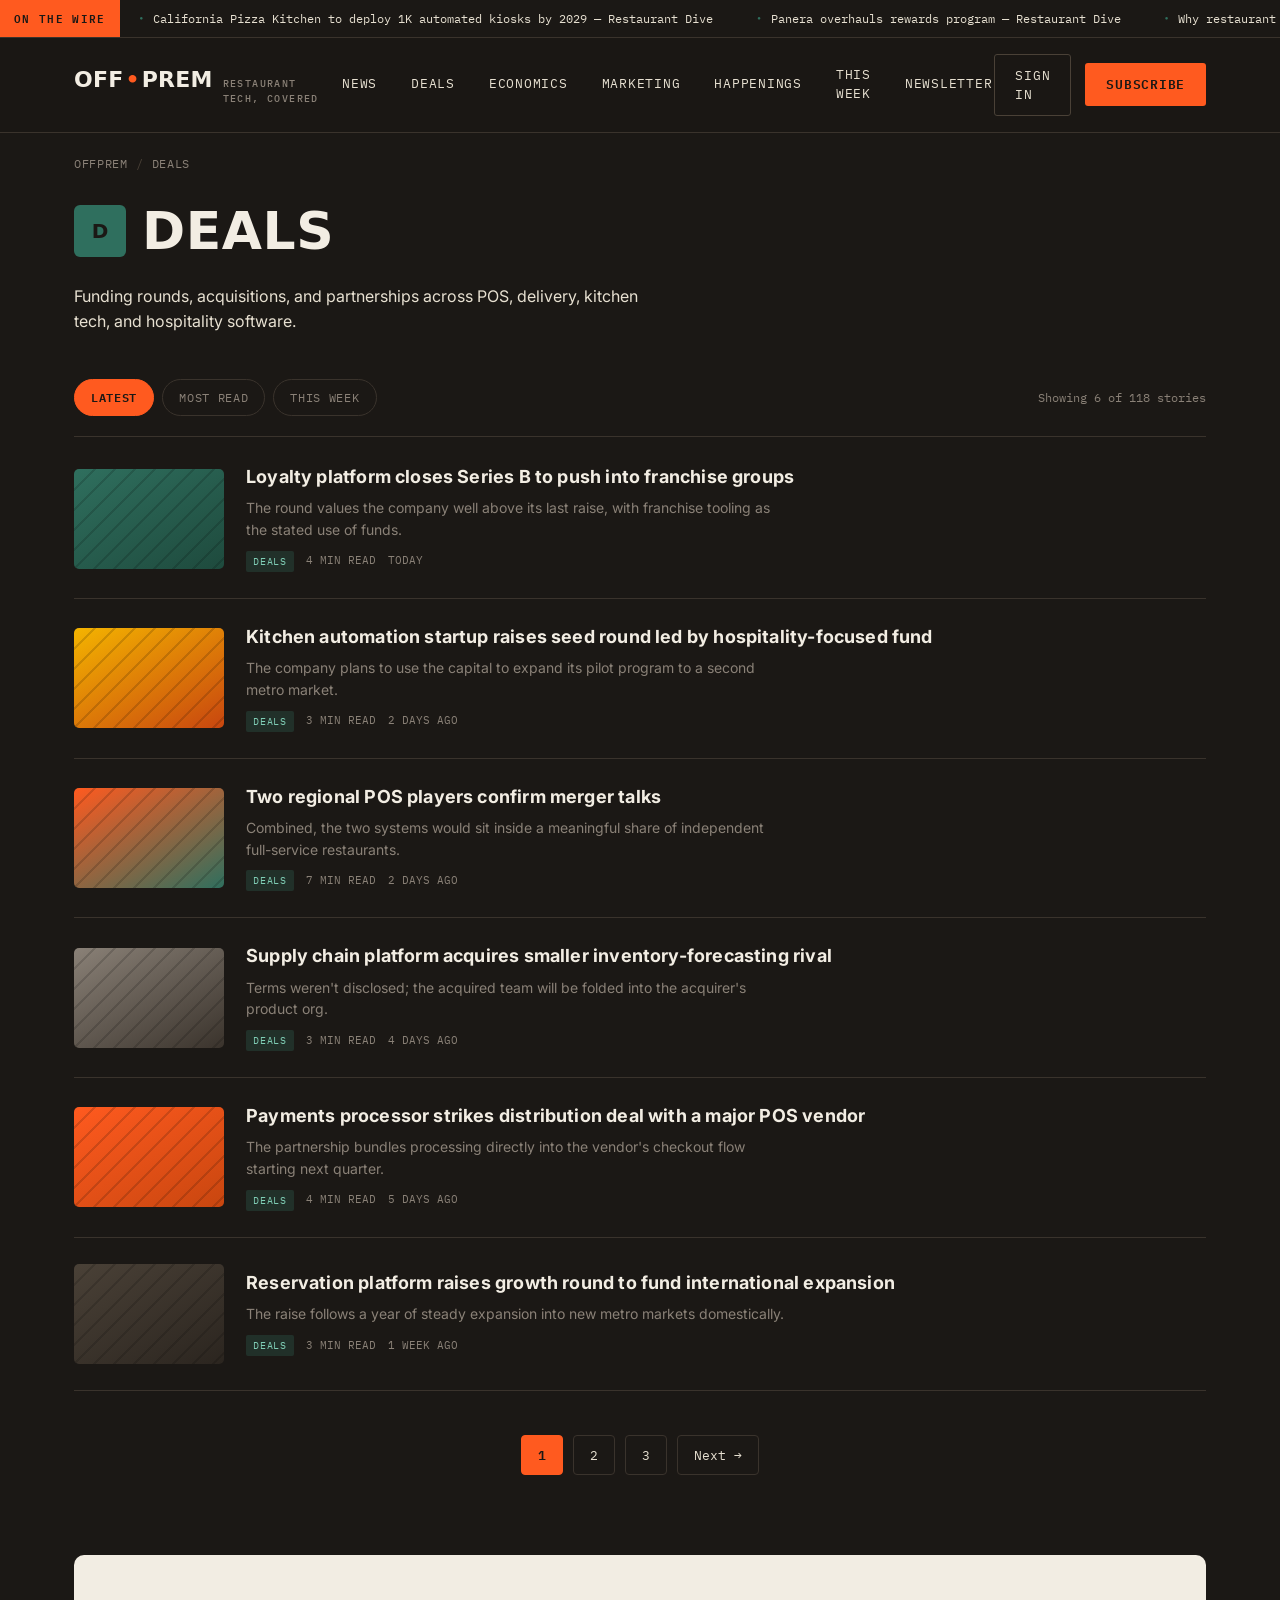
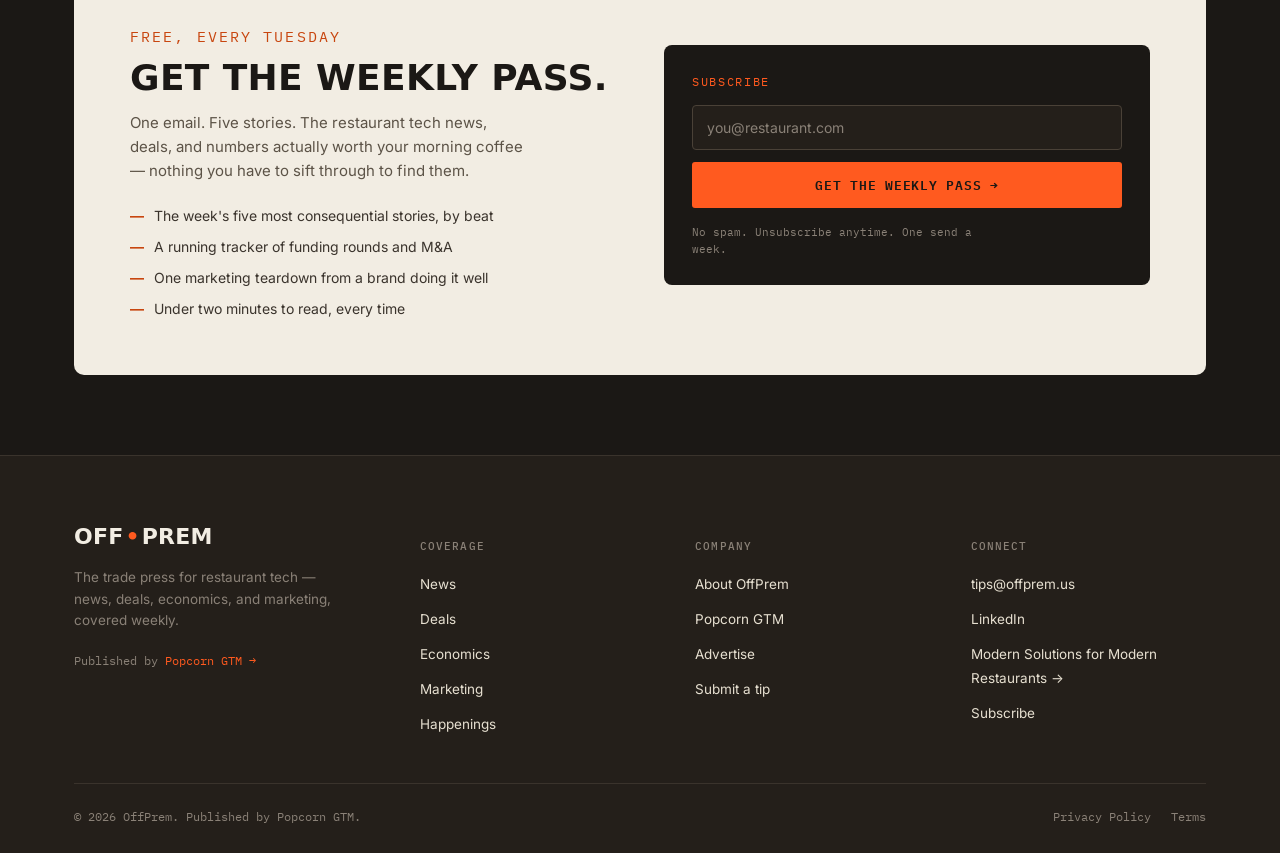
<file: offprem-site_2/category-deals.html>
<!DOCTYPE html>
<html lang="en">
<head>
<meta charset="UTF-8">
<meta name="viewport" content="width=device-width, initial-scale=1.0">
<title>Deals — OffPrem</title>
<meta name="description" content="Restaurant tech funding rounds, acquisitions, and partnerships — tracked as they happen.">
<link rel="icon" type="image/svg+xml" href="favicon.svg">
<link rel="icon" type="image/png" sizes="32x32" href="icons/favicon-32.png">
<link rel="icon" type="image/png" sizes="16x16" href="icons/favicon-16.png">
<link rel="icon" type="image/x-icon" href="favicon.ico">
<link rel="apple-touch-icon" sizes="180x180" href="icons/apple-touch-icon.png">
<link rel="manifest" href="site.webmanifest">
<meta name="theme-color" content="#1b1815">
<meta property="og:type" content="website">
<meta property="og:site_name" content="OffPrem">
<meta property="og:title" content="Deals — OffPrem">
<meta property="og:description" content="Restaurant tech funding rounds, acquisitions, and partnerships — tracked as they happen.">
<meta property="og:url" content="https://offprem.us/category-deals.html">
<meta property="og:image" content="https://offprem.us/icons/og-image.jpg">
<meta property="og:image:width" content="1200">
<meta property="og:image:height" content="630">
<meta name="twitter:card" content="summary_large_image">
<meta name="twitter:title" content="Deals — OffPrem">
<meta name="twitter:description" content="Restaurant tech funding rounds, acquisitions, and partnerships — tracked as they happen.">
<meta name="twitter:image" content="https://offprem.us/icons/og-image.jpg">
<link rel="canonical" href="https://offprem.us/category-deals.html">
<link rel="preconnect" href="https://fonts.googleapis.com">
<link rel="preconnect" href="https://fonts.gstatic.com" crossorigin>
<link href="https://fonts.googleapis.com/css2?family=Archivo+Expanded:wght@700;800;900&family=Inter:wght@400;500;600;700&family=IBM+Plex+Mono:wght@400;500;600&display=swap" rel="stylesheet">
<link rel="stylesheet" href="styles.css">
</head>
<body>
<div class="ticker-bar">
  <div class="ticker-track" id="tickerTrack">
    <span>Third-party delivery take rates under fresh scrutiny in three states</span>
    <span>Menu-price inflation cools to slowest pace in two years</span>
    <span>Two regional POS players confirm merger talks</span>
    <span>Labor-share of restaurant revenue ticks up for Q3</span>
    <span>Off-premise now outpaces dine-in at fast casual chains</span>
    <span>Third-party delivery take rates under fresh scrutiny in three states</span>
    <span>Menu-price inflation cools to slowest pace in two years</span>
    <span>Two regional POS players confirm merger talks</span>
    <span>Labor-share of restaurant revenue ticks up for Q3</span>
    <span>Off-premise now outpaces dine-in at fast casual chains</span>
  </div>
</div>
<header>
  <nav class="nav wrap">
    <a href="index.html" class="logo">OFF<span class="dot">•</span>PREM<small>Restaurant Tech, Covered</small></a>
    <div class="navlinks">
      <a href="category-news.html">News</a>
      <a href="category-deals.html">Deals</a>
      <a href="category-economics.html">Economics</a>
      <a href="category-marketing.html">Marketing</a>
      <a href="category-happenings.html">Happenings</a>
      <a href="roundup.html">This Week</a>
      <a href="#pass">Newsletter</a>
    </div>
    <div class="navcta">
      <a href="#pass" class="btn btn-ghost">Sign in</a>
      <a href="#pass" class="btn btn-primary">Subscribe</a>
      <button class="menu-toggle" aria-label="Open menu">☰</button>
    </div>
  </nav>
</header>

<main>
  <div class="wrap">
    <p class="crumb"><a href="index.html">OffPrem</a><span>/</span>Deals</p>

    <div class="cat-hero">
      <div class="cat-hero-top">
        <div class="cat-badge" style="background:var(--mint);">D</div>
        <div>
          <h1>Deals</h1>
        </div>
      </div>
      <p>Funding rounds, acquisitions, and partnerships across POS, delivery, kitchen tech, and hospitality software.</p>
    </div>

    <div class="filter-row">
      <div class="filter-tabs">
        <a href="#" class="active">Latest</a>
        <a href="#">Most read</a>
        <a href="#">This week</a>
      </div>
      <span class="result-count">Showing 6 of 118 stories</span>
    </div>

    <div class="list-rows">
      
        <a class="list-row" href="article.html">
          <div class="list-media m2"></div>
          <div class="list-content">
            <h3>Loyalty platform closes Series B to push into franchise groups</h3>
            <p>The round values the company well above its last raise, with franchise tooling as the stated use of funds.</p>
            <div class="list-meta">
              <span class="tag tag-deals">Deals</span>
              <span>4 min read</span>
              <span>Today</span>
            </div>
          </div>
        </a>
        <a class="list-row" href="article.html">
          <div class="list-media m4"></div>
          <div class="list-content">
            <h3>Kitchen automation startup raises seed round led by hospitality-focused fund</h3>
            <p>The company plans to use the capital to expand its pilot program to a second metro market.</p>
            <div class="list-meta">
              <span class="tag tag-deals">Deals</span>
              <span>3 min read</span>
              <span>2 days ago</span>
            </div>
          </div>
        </a>
        <a class="list-row" href="article.html">
          <div class="list-media m6"></div>
          <div class="list-content">
            <h3>Two regional POS players confirm merger talks</h3>
            <p>Combined, the two systems would sit inside a meaningful share of independent full-service restaurants.</p>
            <div class="list-meta">
              <span class="tag tag-deals">Deals</span>
              <span>7 min read</span>
              <span>2 days ago</span>
            </div>
          </div>
        </a>
        <a class="list-row" href="article.html">
          <div class="list-media m5"></div>
          <div class="list-content">
            <h3>Supply chain platform acquires smaller inventory-forecasting rival</h3>
            <p>Terms weren't disclosed; the acquired team will be folded into the acquirer's product org.</p>
            <div class="list-meta">
              <span class="tag tag-deals">Deals</span>
              <span>3 min read</span>
              <span>4 days ago</span>
            </div>
          </div>
        </a>
        <a class="list-row" href="article.html">
          <div class="list-media m1"></div>
          <div class="list-content">
            <h3>Payments processor strikes distribution deal with a major POS vendor</h3>
            <p>The partnership bundles processing directly into the vendor's checkout flow starting next quarter.</p>
            <div class="list-meta">
              <span class="tag tag-deals">Deals</span>
              <span>4 min read</span>
              <span>5 days ago</span>
            </div>
          </div>
        </a>
        <a class="list-row" href="article.html">
          <div class="list-media m3"></div>
          <div class="list-content">
            <h3>Reservation platform raises growth round to fund international expansion</h3>
            <p>The raise follows a year of steady expansion into new metro markets domestically.</p>
            <div class="list-meta">
              <span class="tag tag-deals">Deals</span>
              <span>3 min read</span>
              <span>1 week ago</span>
            </div>
          </div>
        </a>
    </div>

    <div class="pagination">
      <a href="#" class="active">1</a>
      <a href="#">2</a>
      <a href="#">3</a>
      <a href="#">Next →</a>
    </div>
  </div>

  <section id="pass">
    <div class="wrap">
      <div class="pass">
        <div>
          <p class="eyebrow">Free, every Tuesday</p>
          <h2>Get The Weekly Pass.</h2>
          <p>One email. Five stories. The restaurant tech news, deals, and numbers actually worth your morning coffee — nothing you have to sift through to find them.</p>
          <div class="pass-list">
            <div>The week's five most consequential stories, by beat</div>
            <div>A running tracker of funding rounds and M&amp;A</div>
            <div>One marketing teardown from a brand doing it well</div>
            <div>Under two minutes to read, every time</div>
          </div>
        </div>
        <div class="pass-form">
          <span class="eyebrow">Subscribe</span>
          <form onsubmit="return false;">
            <input type="email" placeholder="you@restaurant.com" required aria-label="Email address">
            <button type="submit" class="btn btn-primary">Get The Weekly Pass →</button>
            <p class="fine">No spam. Unsubscribe anytime. One send a week.</p>
          </form>
        </div>
      </div>
    </div>
  </section>
</main>

<footer>
  <div class="wrap">
    <div class="foot-top">
      <div class="foot-brand">
        <a href="index.html" class="logo">OFF<span class="dot">•</span>PREM</a>
        <p>The trade press for restaurant tech — news, deals, economics, and marketing, covered weekly.</p>
        <p class="foot-owner">Published by <a href="https://popcorngtm.com" target="_blank" rel="noopener">Popcorn GTM →</a></p>
      </div>
      <div class="foot-col">
        <h5>Coverage</h5>
        <ul>
          <li><a href="category-news.html">News</a></li>
          <li><a href="#pillars">Deals</a></li>
          <li><a href="#pillars">Economics</a></li>
          <li><a href="#pillars">Marketing</a></li>
          <li><a href="#pillars">Happenings</a></li>
        </ul>
      </div>
      <div class="foot-col">
        <h5>Company</h5>
        <ul>
          <li><a href="about.html">About OffPrem</a></li>
          <li><a href="https://popcorngtm.com" target="_blank" rel="noopener">Popcorn GTM</a></li>
          <li><a href="#">Advertise</a></li>
          <li><a href="#">Submit a tip</a></li>
        </ul>
      </div>
      <div class="foot-col">
        <h5>Connect</h5>
        <ul>
          <li><a href="mailto:tips@offprem.us">tips@offprem.us</a></li>
          <li><a href="#">LinkedIn</a></li>
          <li><a href="#">Modern Solutions for Modern Restaurants →</a></li>
          <li><a href="#pass">Subscribe</a></li>
        </ul>
      </div>
    </div>
    <div class="foot-bottom">
      <p>© 2026 OffPrem. Published by Popcorn GTM.</p>
      <div class="foot-legal">
        <a href="#">Privacy Policy</a>
        <a href="#">Terms</a>
      </div>
    </div>
  </div>
</footer>
<script src="js/ticker.js" defer></script>
</body>
</html>
</file>
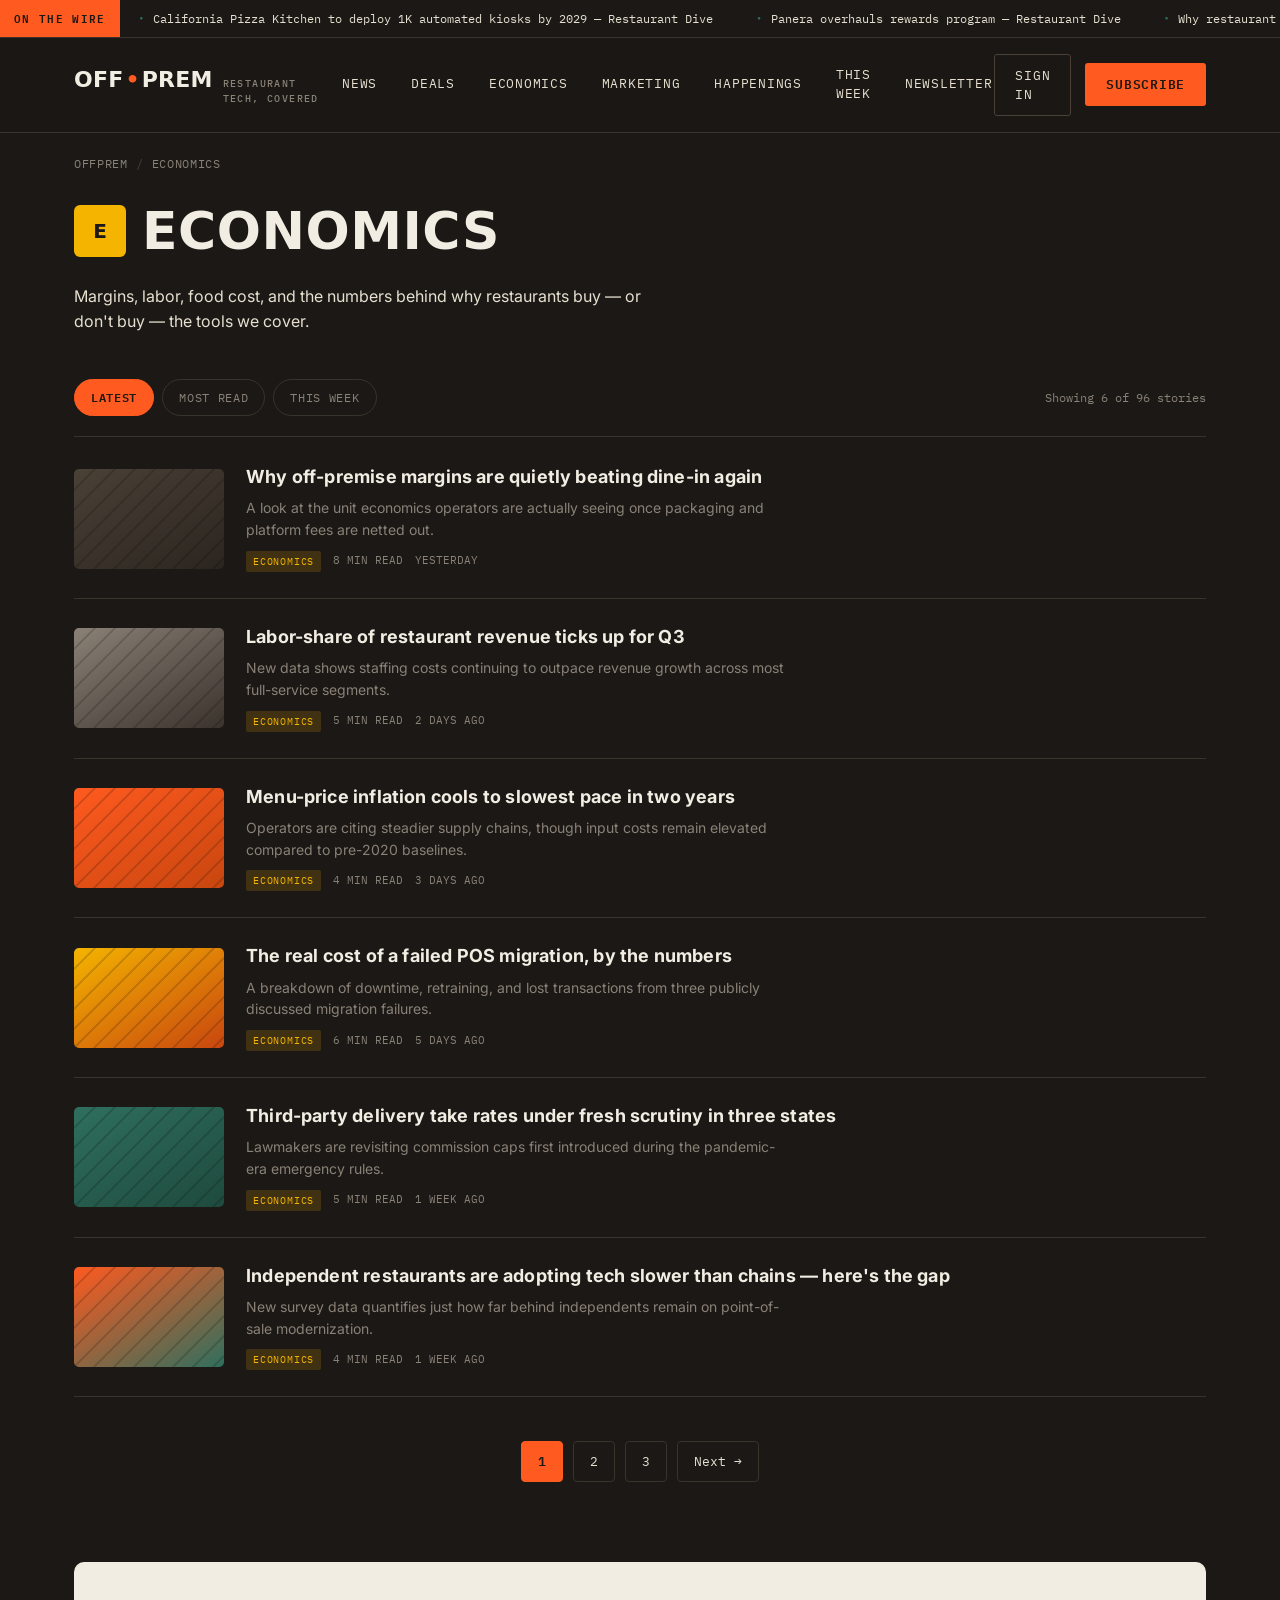
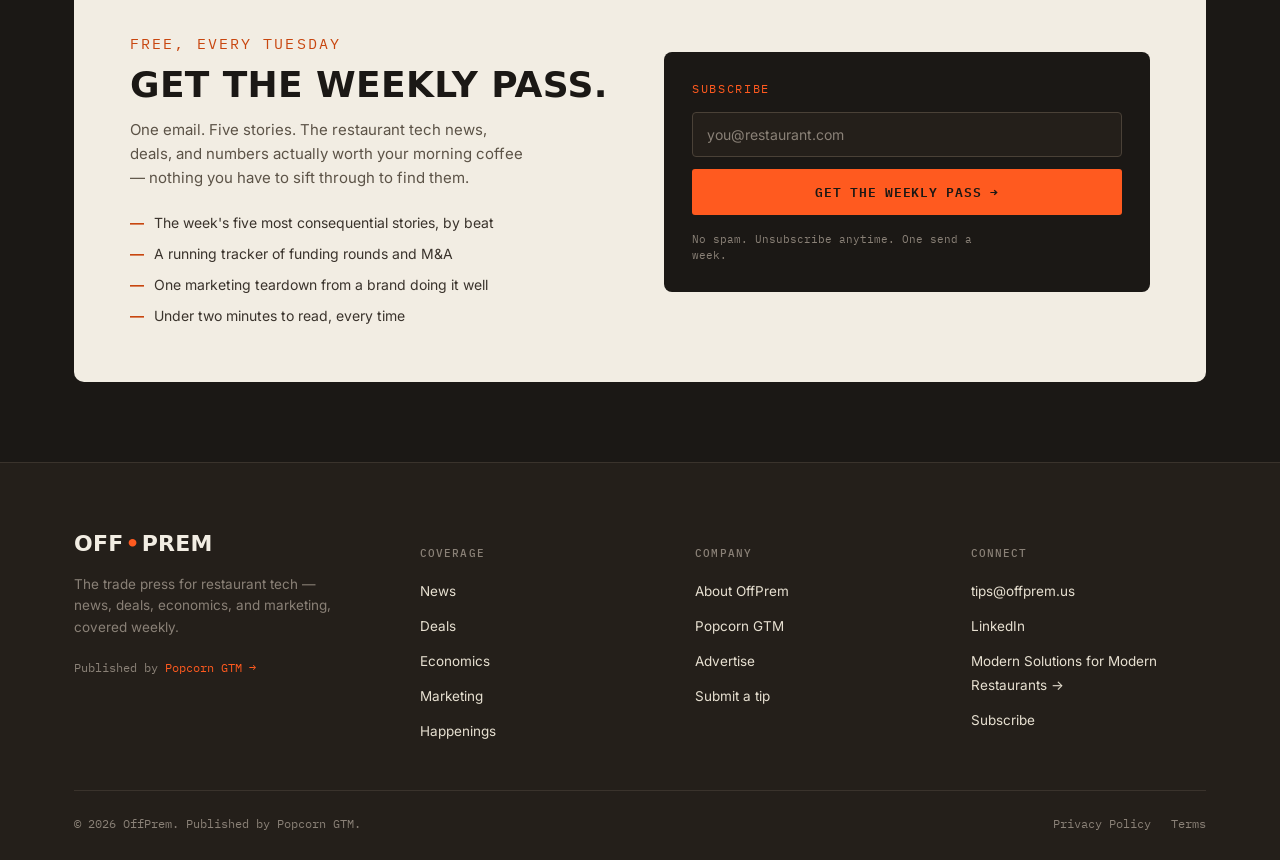
<file: offprem-site_2/category-economics.html>
<!DOCTYPE html>
<html lang="en">
<head>
<meta charset="UTF-8">
<meta name="viewport" content="width=device-width, initial-scale=1.0">
<title>Economics — OffPrem</title>
<meta name="description" content="The economics behind restaurant technology: margins, labor cost, and the numbers driving buying decisions.">
<link rel="icon" type="image/svg+xml" href="favicon.svg">
<link rel="icon" type="image/png" sizes="32x32" href="icons/favicon-32.png">
<link rel="icon" type="image/png" sizes="16x16" href="icons/favicon-16.png">
<link rel="icon" type="image/x-icon" href="favicon.ico">
<link rel="apple-touch-icon" sizes="180x180" href="icons/apple-touch-icon.png">
<link rel="manifest" href="site.webmanifest">
<meta name="theme-color" content="#1b1815">
<meta property="og:type" content="website">
<meta property="og:site_name" content="OffPrem">
<meta property="og:title" content="Economics — OffPrem">
<meta property="og:description" content="The economics behind restaurant technology: margins, labor cost, and the numbers driving buying decisions.">
<meta property="og:url" content="https://offprem.us/category-economics.html">
<meta property="og:image" content="https://offprem.us/icons/og-image.jpg">
<meta property="og:image:width" content="1200">
<meta property="og:image:height" content="630">
<meta name="twitter:card" content="summary_large_image">
<meta name="twitter:title" content="Economics — OffPrem">
<meta name="twitter:description" content="The economics behind restaurant technology: margins, labor cost, and the numbers driving buying decisions.">
<meta name="twitter:image" content="https://offprem.us/icons/og-image.jpg">
<link rel="canonical" href="https://offprem.us/category-economics.html">
<link rel="preconnect" href="https://fonts.googleapis.com">
<link rel="preconnect" href="https://fonts.gstatic.com" crossorigin>
<link href="https://fonts.googleapis.com/css2?family=Archivo+Expanded:wght@700;800;900&family=Inter:wght@400;500;600;700&family=IBM+Plex+Mono:wght@400;500;600&display=swap" rel="stylesheet">
<link rel="stylesheet" href="styles.css">
</head>
<body>
<div class="ticker-bar">
  <div class="ticker-track" id="tickerTrack">
    <span>Third-party delivery take rates under fresh scrutiny in three states</span>
    <span>Menu-price inflation cools to slowest pace in two years</span>
    <span>Two regional POS players confirm merger talks</span>
    <span>Labor-share of restaurant revenue ticks up for Q3</span>
    <span>Off-premise now outpaces dine-in at fast casual chains</span>
    <span>Third-party delivery take rates under fresh scrutiny in three states</span>
    <span>Menu-price inflation cools to slowest pace in two years</span>
    <span>Two regional POS players confirm merger talks</span>
    <span>Labor-share of restaurant revenue ticks up for Q3</span>
    <span>Off-premise now outpaces dine-in at fast casual chains</span>
  </div>
</div>
<header>
  <nav class="nav wrap">
    <a href="index.html" class="logo">OFF<span class="dot">•</span>PREM<small>Restaurant Tech, Covered</small></a>
    <div class="navlinks">
      <a href="category-news.html">News</a>
      <a href="category-deals.html">Deals</a>
      <a href="category-economics.html">Economics</a>
      <a href="category-marketing.html">Marketing</a>
      <a href="category-happenings.html">Happenings</a>
      <a href="roundup.html">This Week</a>
      <a href="#pass">Newsletter</a>
    </div>
    <div class="navcta">
      <a href="#pass" class="btn btn-ghost">Sign in</a>
      <a href="#pass" class="btn btn-primary">Subscribe</a>
      <button class="menu-toggle" aria-label="Open menu">☰</button>
    </div>
  </nav>
</header>

<main>
  <div class="wrap">
    <p class="crumb"><a href="index.html">OffPrem</a><span>/</span>Economics</p>

    <div class="cat-hero">
      <div class="cat-hero-top">
        <div class="cat-badge" style="background:var(--signal);">E</div>
        <div>
          <h1>Economics</h1>
        </div>
      </div>
      <p>Margins, labor, food cost, and the numbers behind why restaurants buy — or don't buy — the tools we cover.</p>
    </div>

    <div class="filter-row">
      <div class="filter-tabs">
        <a href="#" class="active">Latest</a>
        <a href="#">Most read</a>
        <a href="#">This week</a>
      </div>
      <span class="result-count">Showing 6 of 96 stories</span>
    </div>

    <div class="list-rows">
      
        <a class="list-row" href="article.html">
          <div class="list-media m3"></div>
          <div class="list-content">
            <h3>Why off-premise margins are quietly beating dine-in again</h3>
            <p>A look at the unit economics operators are actually seeing once packaging and platform fees are netted out.</p>
            <div class="list-meta">
              <span class="tag tag-econ">Economics</span>
              <span>8 min read</span>
              <span>Yesterday</span>
            </div>
          </div>
        </a>
        <a class="list-row" href="article.html">
          <div class="list-media m5"></div>
          <div class="list-content">
            <h3>Labor-share of restaurant revenue ticks up for Q3</h3>
            <p>New data shows staffing costs continuing to outpace revenue growth across most full-service segments.</p>
            <div class="list-meta">
              <span class="tag tag-econ">Economics</span>
              <span>5 min read</span>
              <span>2 days ago</span>
            </div>
          </div>
        </a>
        <a class="list-row" href="article.html">
          <div class="list-media m1"></div>
          <div class="list-content">
            <h3>Menu-price inflation cools to slowest pace in two years</h3>
            <p>Operators are citing steadier supply chains, though input costs remain elevated compared to pre-2020 baselines.</p>
            <div class="list-meta">
              <span class="tag tag-econ">Economics</span>
              <span>4 min read</span>
              <span>3 days ago</span>
            </div>
          </div>
        </a>
        <a class="list-row" href="article.html">
          <div class="list-media m4"></div>
          <div class="list-content">
            <h3>The real cost of a failed POS migration, by the numbers</h3>
            <p>A breakdown of downtime, retraining, and lost transactions from three publicly discussed migration failures.</p>
            <div class="list-meta">
              <span class="tag tag-econ">Economics</span>
              <span>6 min read</span>
              <span>5 days ago</span>
            </div>
          </div>
        </a>
        <a class="list-row" href="article.html">
          <div class="list-media m2"></div>
          <div class="list-content">
            <h3>Third-party delivery take rates under fresh scrutiny in three states</h3>
            <p>Lawmakers are revisiting commission caps first introduced during the pandemic-era emergency rules.</p>
            <div class="list-meta">
              <span class="tag tag-econ">Economics</span>
              <span>5 min read</span>
              <span>1 week ago</span>
            </div>
          </div>
        </a>
        <a class="list-row" href="article.html">
          <div class="list-media m6"></div>
          <div class="list-content">
            <h3>Independent restaurants are adopting tech slower than chains — here's the gap</h3>
            <p>New survey data quantifies just how far behind independents remain on point-of-sale modernization.</p>
            <div class="list-meta">
              <span class="tag tag-econ">Economics</span>
              <span>4 min read</span>
              <span>1 week ago</span>
            </div>
          </div>
        </a>
    </div>

    <div class="pagination">
      <a href="#" class="active">1</a>
      <a href="#">2</a>
      <a href="#">3</a>
      <a href="#">Next →</a>
    </div>
  </div>

  <section id="pass">
    <div class="wrap">
      <div class="pass">
        <div>
          <p class="eyebrow">Free, every Tuesday</p>
          <h2>Get The Weekly Pass.</h2>
          <p>One email. Five stories. The restaurant tech news, deals, and numbers actually worth your morning coffee — nothing you have to sift through to find them.</p>
          <div class="pass-list">
            <div>The week's five most consequential stories, by beat</div>
            <div>A running tracker of funding rounds and M&amp;A</div>
            <div>One marketing teardown from a brand doing it well</div>
            <div>Under two minutes to read, every time</div>
          </div>
        </div>
        <div class="pass-form">
          <span class="eyebrow">Subscribe</span>
          <form onsubmit="return false;">
            <input type="email" placeholder="you@restaurant.com" required aria-label="Email address">
            <button type="submit" class="btn btn-primary">Get The Weekly Pass →</button>
            <p class="fine">No spam. Unsubscribe anytime. One send a week.</p>
          </form>
        </div>
      </div>
    </div>
  </section>
</main>

<footer>
  <div class="wrap">
    <div class="foot-top">
      <div class="foot-brand">
        <a href="index.html" class="logo">OFF<span class="dot">•</span>PREM</a>
        <p>The trade press for restaurant tech — news, deals, economics, and marketing, covered weekly.</p>
        <p class="foot-owner">Published by <a href="https://popcorngtm.com" target="_blank" rel="noopener">Popcorn GTM →</a></p>
      </div>
      <div class="foot-col">
        <h5>Coverage</h5>
        <ul>
          <li><a href="category-news.html">News</a></li>
          <li><a href="#pillars">Deals</a></li>
          <li><a href="#pillars">Economics</a></li>
          <li><a href="#pillars">Marketing</a></li>
          <li><a href="#pillars">Happenings</a></li>
        </ul>
      </div>
      <div class="foot-col">
        <h5>Company</h5>
        <ul>
          <li><a href="about.html">About OffPrem</a></li>
          <li><a href="https://popcorngtm.com" target="_blank" rel="noopener">Popcorn GTM</a></li>
          <li><a href="#">Advertise</a></li>
          <li><a href="#">Submit a tip</a></li>
        </ul>
      </div>
      <div class="foot-col">
        <h5>Connect</h5>
        <ul>
          <li><a href="mailto:tips@offprem.us">tips@offprem.us</a></li>
          <li><a href="#">LinkedIn</a></li>
          <li><a href="#">Modern Solutions for Modern Restaurants →</a></li>
          <li><a href="#pass">Subscribe</a></li>
        </ul>
      </div>
    </div>
    <div class="foot-bottom">
      <p>© 2026 OffPrem. Published by Popcorn GTM.</p>
      <div class="foot-legal">
        <a href="#">Privacy Policy</a>
        <a href="#">Terms</a>
      </div>
    </div>
  </div>
</footer>
<script src="js/ticker.js" defer></script>
</body>
</html>
</file>
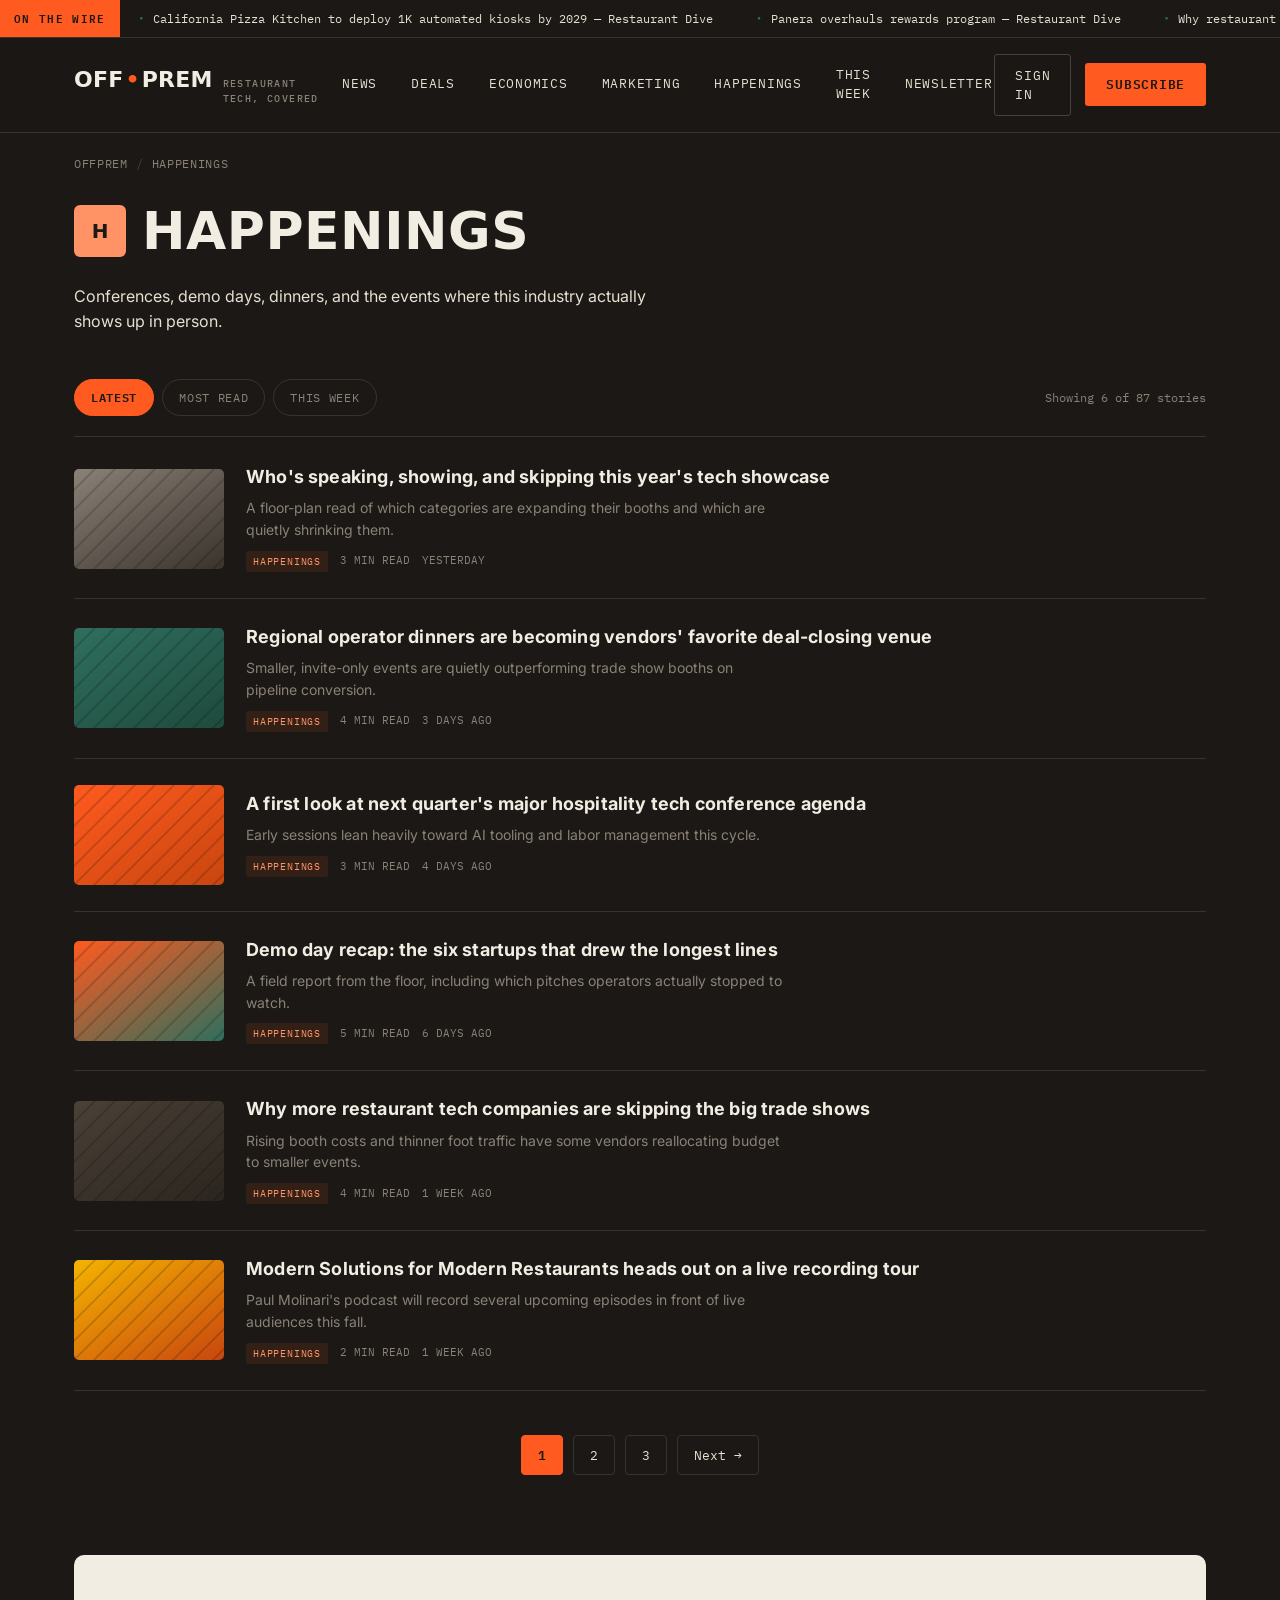
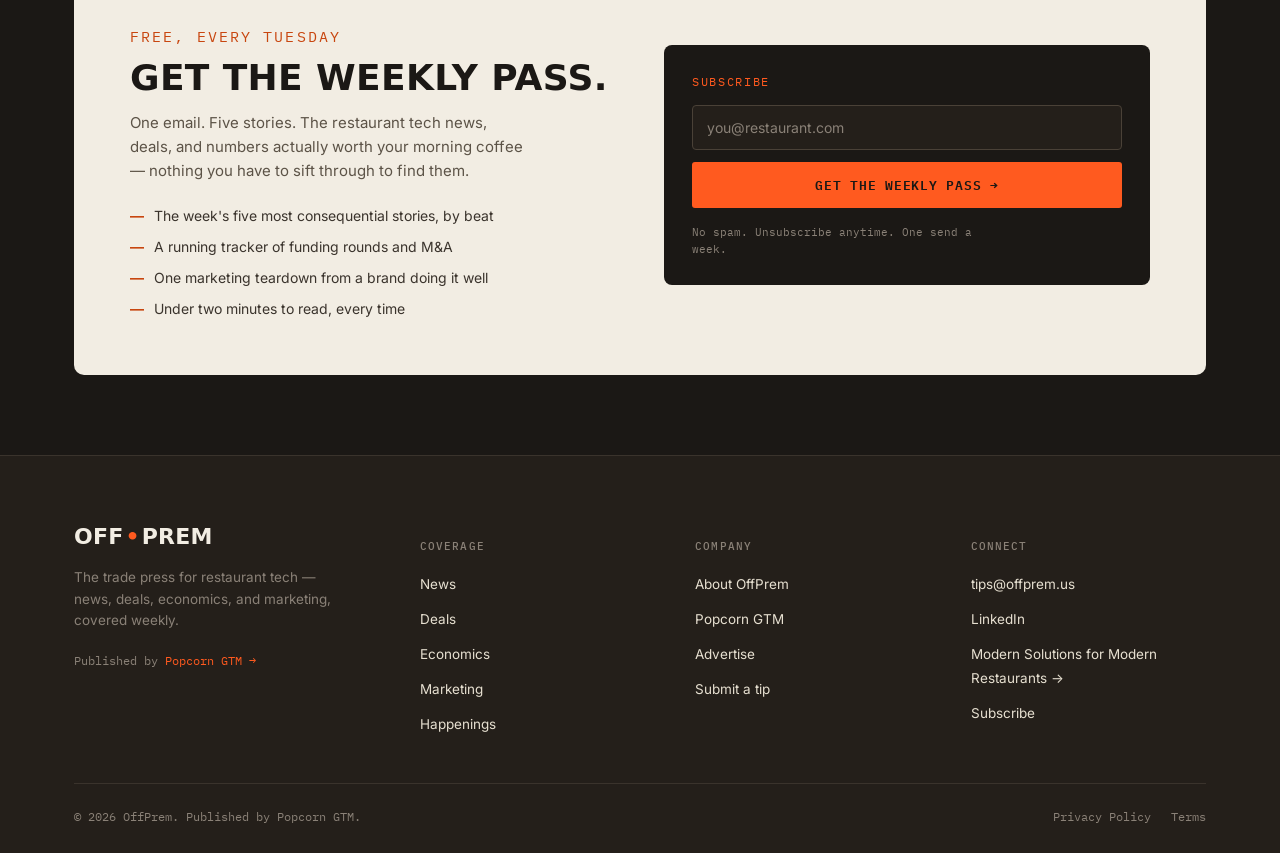
<file: offprem-site_2/category-happenings.html>
<!DOCTYPE html>
<html lang="en">
<head>
<meta charset="UTF-8">
<meta name="viewport" content="width=device-width, initial-scale=1.0">
<title>Happenings — OffPrem</title>
<meta name="description" content="Restaurant tech conferences, demo days, and industry events — what's on the calendar and who's showing up.">
<link rel="icon" type="image/svg+xml" href="favicon.svg">
<link rel="icon" type="image/png" sizes="32x32" href="icons/favicon-32.png">
<link rel="icon" type="image/png" sizes="16x16" href="icons/favicon-16.png">
<link rel="icon" type="image/x-icon" href="favicon.ico">
<link rel="apple-touch-icon" sizes="180x180" href="icons/apple-touch-icon.png">
<link rel="manifest" href="site.webmanifest">
<meta name="theme-color" content="#1b1815">
<meta property="og:type" content="website">
<meta property="og:site_name" content="OffPrem">
<meta property="og:title" content="Happenings — OffPrem">
<meta property="og:description" content="Restaurant tech conferences, demo days, and industry events — what's on the calendar and who's showing up.">
<meta property="og:url" content="https://offprem.us/category-happenings.html">
<meta property="og:image" content="https://offprem.us/icons/og-image.jpg">
<meta property="og:image:width" content="1200">
<meta property="og:image:height" content="630">
<meta name="twitter:card" content="summary_large_image">
<meta name="twitter:title" content="Happenings — OffPrem">
<meta name="twitter:description" content="Restaurant tech conferences, demo days, and industry events — what's on the calendar and who's showing up.">
<meta name="twitter:image" content="https://offprem.us/icons/og-image.jpg">
<link rel="canonical" href="https://offprem.us/category-happenings.html">
<link rel="preconnect" href="https://fonts.googleapis.com">
<link rel="preconnect" href="https://fonts.gstatic.com" crossorigin>
<link href="https://fonts.googleapis.com/css2?family=Archivo+Expanded:wght@700;800;900&family=Inter:wght@400;500;600;700&family=IBM+Plex+Mono:wght@400;500;600&display=swap" rel="stylesheet">
<link rel="stylesheet" href="styles.css">
</head>
<body>
<div class="ticker-bar">
  <div class="ticker-track" id="tickerTrack">
    <span>Third-party delivery take rates under fresh scrutiny in three states</span>
    <span>Menu-price inflation cools to slowest pace in two years</span>
    <span>Two regional POS players confirm merger talks</span>
    <span>Labor-share of restaurant revenue ticks up for Q3</span>
    <span>Off-premise now outpaces dine-in at fast casual chains</span>
    <span>Third-party delivery take rates under fresh scrutiny in three states</span>
    <span>Menu-price inflation cools to slowest pace in two years</span>
    <span>Two regional POS players confirm merger talks</span>
    <span>Labor-share of restaurant revenue ticks up for Q3</span>
    <span>Off-premise now outpaces dine-in at fast casual chains</span>
  </div>
</div>
<header>
  <nav class="nav wrap">
    <a href="index.html" class="logo">OFF<span class="dot">•</span>PREM<small>Restaurant Tech, Covered</small></a>
    <div class="navlinks">
      <a href="category-news.html">News</a>
      <a href="category-deals.html">Deals</a>
      <a href="category-economics.html">Economics</a>
      <a href="category-marketing.html">Marketing</a>
      <a href="category-happenings.html">Happenings</a>
      <a href="roundup.html">This Week</a>
      <a href="#pass">Newsletter</a>
    </div>
    <div class="navcta">
      <a href="#pass" class="btn btn-ghost">Sign in</a>
      <a href="#pass" class="btn btn-primary">Subscribe</a>
      <button class="menu-toggle" aria-label="Open menu">☰</button>
    </div>
  </nav>
</header>

<main>
  <div class="wrap">
    <p class="crumb"><a href="index.html">OffPrem</a><span>/</span>Happenings</p>

    <div class="cat-hero">
      <div class="cat-hero-top">
        <div class="cat-badge" style="background:#ff9366;">H</div>
        <div>
          <h1>Happenings</h1>
        </div>
      </div>
      <p>Conferences, demo days, dinners, and the events where this industry actually shows up in person.</p>
    </div>

    <div class="filter-row">
      <div class="filter-tabs">
        <a href="#" class="active">Latest</a>
        <a href="#">Most read</a>
        <a href="#">This week</a>
      </div>
      <span class="result-count">Showing 6 of 87 stories</span>
    </div>

    <div class="list-rows">
      
        <a class="list-row" href="article.html">
          <div class="list-media m5"></div>
          <div class="list-content">
            <h3>Who's speaking, showing, and skipping this year's tech showcase</h3>
            <p>A floor-plan read of which categories are expanding their booths and which are quietly shrinking them.</p>
            <div class="list-meta">
              <span class="tag tag-happenings">Happenings</span>
              <span>3 min read</span>
              <span>Yesterday</span>
            </div>
          </div>
        </a>
        <a class="list-row" href="article.html">
          <div class="list-media m2"></div>
          <div class="list-content">
            <h3>Regional operator dinners are becoming vendors' favorite deal-closing venue</h3>
            <p>Smaller, invite-only events are quietly outperforming trade show booths on pipeline conversion.</p>
            <div class="list-meta">
              <span class="tag tag-happenings">Happenings</span>
              <span>4 min read</span>
              <span>3 days ago</span>
            </div>
          </div>
        </a>
        <a class="list-row" href="article.html">
          <div class="list-media m1"></div>
          <div class="list-content">
            <h3>A first look at next quarter's major hospitality tech conference agenda</h3>
            <p>Early sessions lean heavily toward AI tooling and labor management this cycle.</p>
            <div class="list-meta">
              <span class="tag tag-happenings">Happenings</span>
              <span>3 min read</span>
              <span>4 days ago</span>
            </div>
          </div>
        </a>
        <a class="list-row" href="article.html">
          <div class="list-media m6"></div>
          <div class="list-content">
            <h3>Demo day recap: the six startups that drew the longest lines</h3>
            <p>A field report from the floor, including which pitches operators actually stopped to watch.</p>
            <div class="list-meta">
              <span class="tag tag-happenings">Happenings</span>
              <span>5 min read</span>
              <span>6 days ago</span>
            </div>
          </div>
        </a>
        <a class="list-row" href="article.html">
          <div class="list-media m3"></div>
          <div class="list-content">
            <h3>Why more restaurant tech companies are skipping the big trade shows</h3>
            <p>Rising booth costs and thinner foot traffic have some vendors reallocating budget to smaller events.</p>
            <div class="list-meta">
              <span class="tag tag-happenings">Happenings</span>
              <span>4 min read</span>
              <span>1 week ago</span>
            </div>
          </div>
        </a>
        <a class="list-row" href="article.html">
          <div class="list-media m4"></div>
          <div class="list-content">
            <h3>Modern Solutions for Modern Restaurants heads out on a live recording tour</h3>
            <p>Paul Molinari's podcast will record several upcoming episodes in front of live audiences this fall.</p>
            <div class="list-meta">
              <span class="tag tag-happenings">Happenings</span>
              <span>2 min read</span>
              <span>1 week ago</span>
            </div>
          </div>
        </a>
    </div>

    <div class="pagination">
      <a href="#" class="active">1</a>
      <a href="#">2</a>
      <a href="#">3</a>
      <a href="#">Next →</a>
    </div>
  </div>

  <section id="pass">
    <div class="wrap">
      <div class="pass">
        <div>
          <p class="eyebrow">Free, every Tuesday</p>
          <h2>Get The Weekly Pass.</h2>
          <p>One email. Five stories. The restaurant tech news, deals, and numbers actually worth your morning coffee — nothing you have to sift through to find them.</p>
          <div class="pass-list">
            <div>The week's five most consequential stories, by beat</div>
            <div>A running tracker of funding rounds and M&amp;A</div>
            <div>One marketing teardown from a brand doing it well</div>
            <div>Under two minutes to read, every time</div>
          </div>
        </div>
        <div class="pass-form">
          <span class="eyebrow">Subscribe</span>
          <form onsubmit="return false;">
            <input type="email" placeholder="you@restaurant.com" required aria-label="Email address">
            <button type="submit" class="btn btn-primary">Get The Weekly Pass →</button>
            <p class="fine">No spam. Unsubscribe anytime. One send a week.</p>
          </form>
        </div>
      </div>
    </div>
  </section>
</main>

<footer>
  <div class="wrap">
    <div class="foot-top">
      <div class="foot-brand">
        <a href="index.html" class="logo">OFF<span class="dot">•</span>PREM</a>
        <p>The trade press for restaurant tech — news, deals, economics, and marketing, covered weekly.</p>
        <p class="foot-owner">Published by <a href="https://popcorngtm.com" target="_blank" rel="noopener">Popcorn GTM →</a></p>
      </div>
      <div class="foot-col">
        <h5>Coverage</h5>
        <ul>
          <li><a href="category-news.html">News</a></li>
          <li><a href="#pillars">Deals</a></li>
          <li><a href="#pillars">Economics</a></li>
          <li><a href="#pillars">Marketing</a></li>
          <li><a href="#pillars">Happenings</a></li>
        </ul>
      </div>
      <div class="foot-col">
        <h5>Company</h5>
        <ul>
          <li><a href="about.html">About OffPrem</a></li>
          <li><a href="https://popcorngtm.com" target="_blank" rel="noopener">Popcorn GTM</a></li>
          <li><a href="#">Advertise</a></li>
          <li><a href="#">Submit a tip</a></li>
        </ul>
      </div>
      <div class="foot-col">
        <h5>Connect</h5>
        <ul>
          <li><a href="mailto:tips@offprem.us">tips@offprem.us</a></li>
          <li><a href="#">LinkedIn</a></li>
          <li><a href="#">Modern Solutions for Modern Restaurants →</a></li>
          <li><a href="#pass">Subscribe</a></li>
        </ul>
      </div>
    </div>
    <div class="foot-bottom">
      <p>© 2026 OffPrem. Published by Popcorn GTM.</p>
      <div class="foot-legal">
        <a href="#">Privacy Policy</a>
        <a href="#">Terms</a>
      </div>
    </div>
  </div>
</footer>
<script src="js/ticker.js" defer></script>
</body>
</html>
</file>
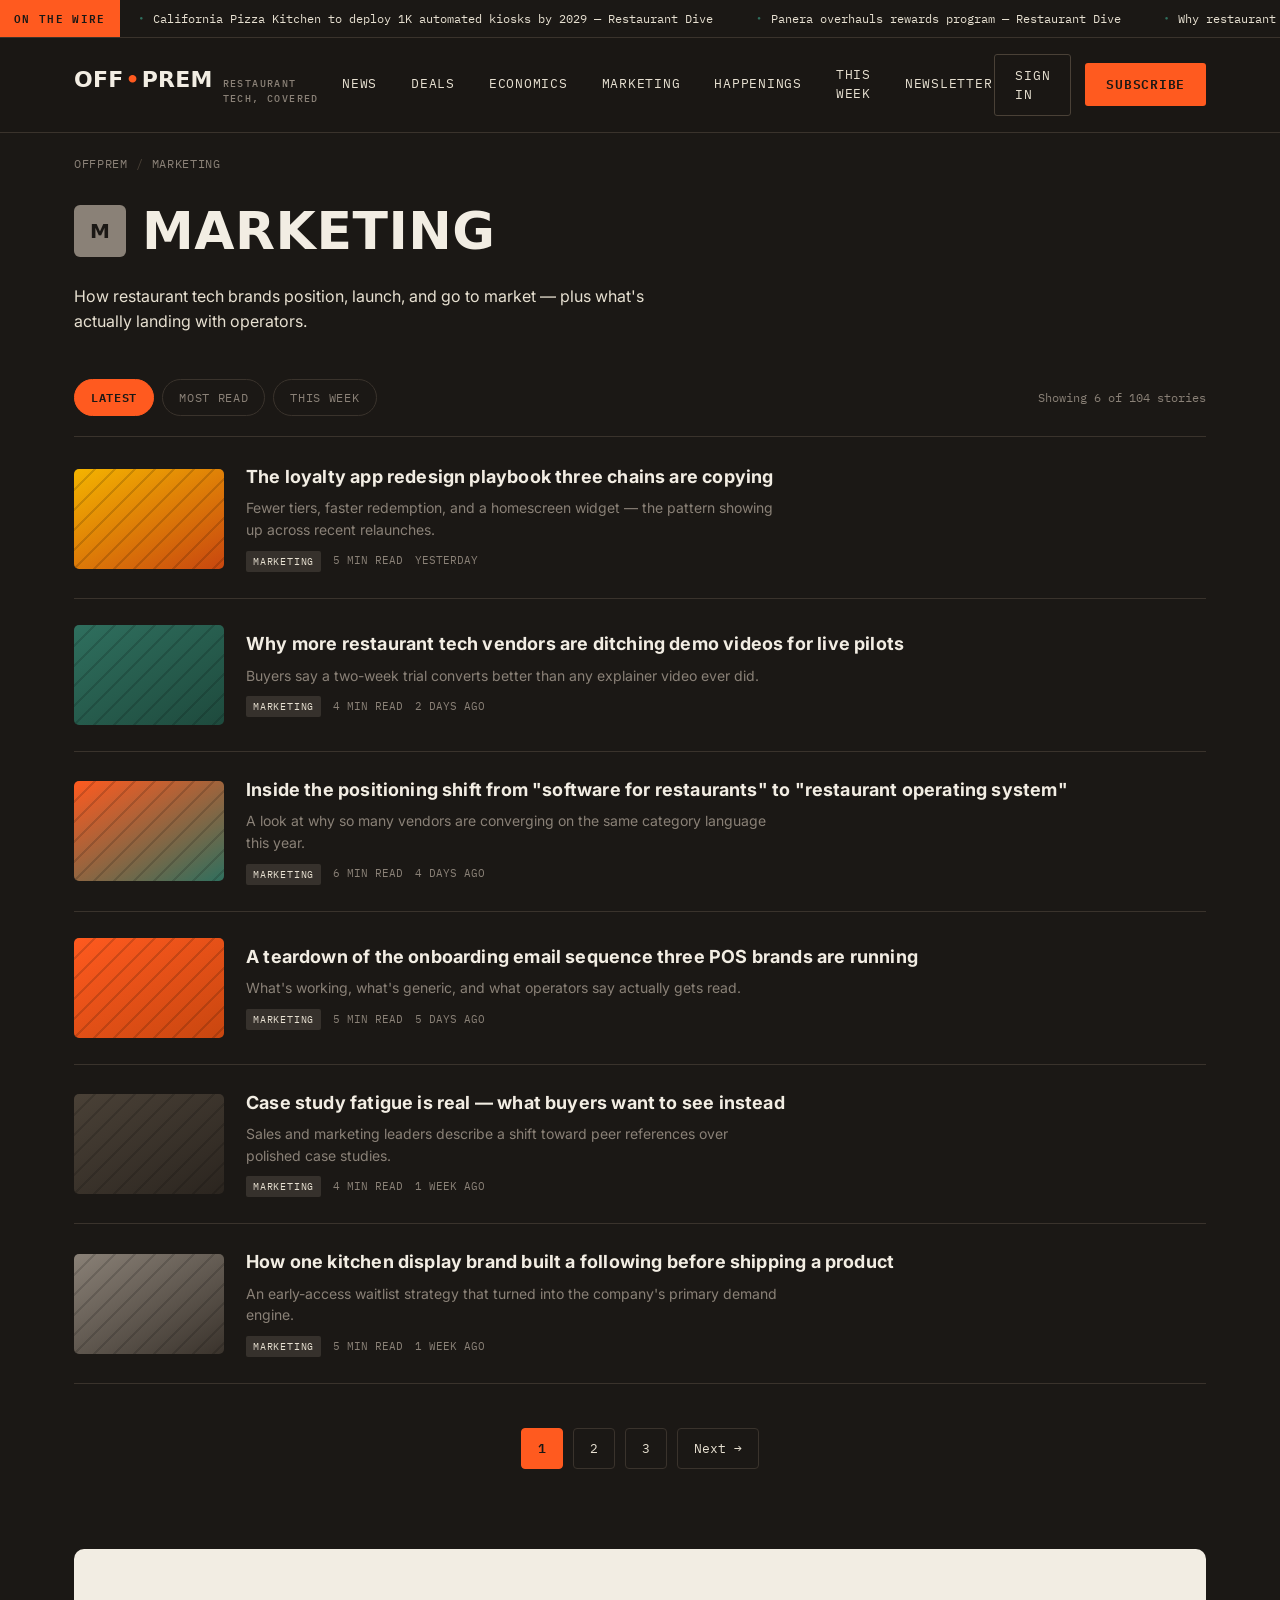
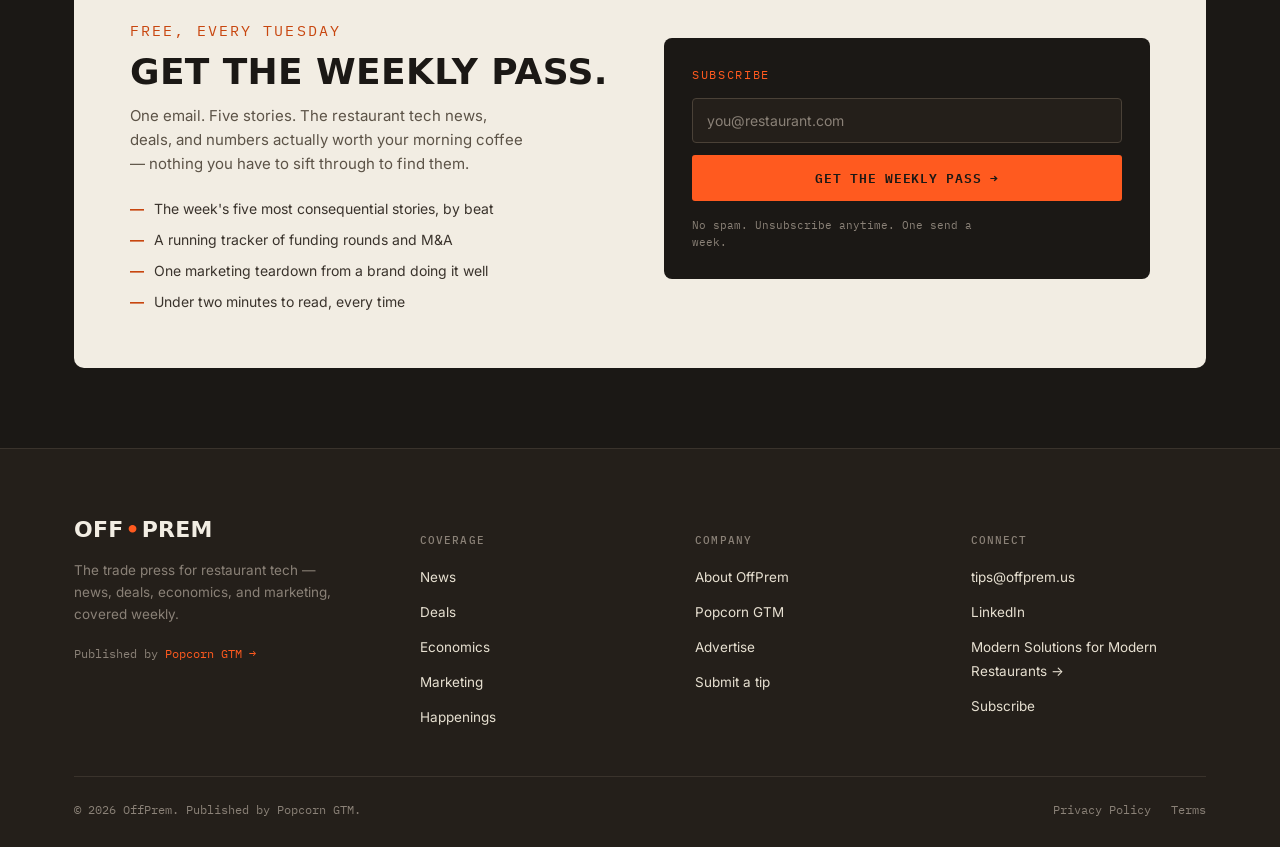
<file: offprem-site_2/category-marketing.html>
<!DOCTYPE html>
<html lang="en">
<head>
<meta charset="UTF-8">
<meta name="viewport" content="width=device-width, initial-scale=1.0">
<title>Marketing — OffPrem</title>
<meta name="description" content="How restaurant technology brands position, launch, and market themselves — plus what's landing with operators.">
<link rel="icon" type="image/svg+xml" href="favicon.svg">
<link rel="icon" type="image/png" sizes="32x32" href="icons/favicon-32.png">
<link rel="icon" type="image/png" sizes="16x16" href="icons/favicon-16.png">
<link rel="icon" type="image/x-icon" href="favicon.ico">
<link rel="apple-touch-icon" sizes="180x180" href="icons/apple-touch-icon.png">
<link rel="manifest" href="site.webmanifest">
<meta name="theme-color" content="#1b1815">
<meta property="og:type" content="website">
<meta property="og:site_name" content="OffPrem">
<meta property="og:title" content="Marketing — OffPrem">
<meta property="og:description" content="How restaurant technology brands position, launch, and market themselves — plus what's landing with operators.">
<meta property="og:url" content="https://offprem.us/category-marketing.html">
<meta property="og:image" content="https://offprem.us/icons/og-image.jpg">
<meta property="og:image:width" content="1200">
<meta property="og:image:height" content="630">
<meta name="twitter:card" content="summary_large_image">
<meta name="twitter:title" content="Marketing — OffPrem">
<meta name="twitter:description" content="How restaurant technology brands position, launch, and market themselves — plus what's landing with operators.">
<meta name="twitter:image" content="https://offprem.us/icons/og-image.jpg">
<link rel="canonical" href="https://offprem.us/category-marketing.html">
<link rel="preconnect" href="https://fonts.googleapis.com">
<link rel="preconnect" href="https://fonts.gstatic.com" crossorigin>
<link href="https://fonts.googleapis.com/css2?family=Archivo+Expanded:wght@700;800;900&family=Inter:wght@400;500;600;700&family=IBM+Plex+Mono:wght@400;500;600&display=swap" rel="stylesheet">
<link rel="stylesheet" href="styles.css">
</head>
<body>
<div class="ticker-bar">
  <div class="ticker-track" id="tickerTrack">
    <span>Third-party delivery take rates under fresh scrutiny in three states</span>
    <span>Menu-price inflation cools to slowest pace in two years</span>
    <span>Two regional POS players confirm merger talks</span>
    <span>Labor-share of restaurant revenue ticks up for Q3</span>
    <span>Off-premise now outpaces dine-in at fast casual chains</span>
    <span>Third-party delivery take rates under fresh scrutiny in three states</span>
    <span>Menu-price inflation cools to slowest pace in two years</span>
    <span>Two regional POS players confirm merger talks</span>
    <span>Labor-share of restaurant revenue ticks up for Q3</span>
    <span>Off-premise now outpaces dine-in at fast casual chains</span>
  </div>
</div>
<header>
  <nav class="nav wrap">
    <a href="index.html" class="logo">OFF<span class="dot">•</span>PREM<small>Restaurant Tech, Covered</small></a>
    <div class="navlinks">
      <a href="category-news.html">News</a>
      <a href="category-deals.html">Deals</a>
      <a href="category-economics.html">Economics</a>
      <a href="category-marketing.html">Marketing</a>
      <a href="category-happenings.html">Happenings</a>
      <a href="roundup.html">This Week</a>
      <a href="#pass">Newsletter</a>
    </div>
    <div class="navcta">
      <a href="#pass" class="btn btn-ghost">Sign in</a>
      <a href="#pass" class="btn btn-primary">Subscribe</a>
      <button class="menu-toggle" aria-label="Open menu">☰</button>
    </div>
  </nav>
</header>

<main>
  <div class="wrap">
    <p class="crumb"><a href="index.html">OffPrem</a><span>/</span>Marketing</p>

    <div class="cat-hero">
      <div class="cat-hero-top">
        <div class="cat-badge" style="background:var(--slate);">M</div>
        <div>
          <h1>Marketing</h1>
        </div>
      </div>
      <p>How restaurant tech brands position, launch, and go to market — plus what's actually landing with operators.</p>
    </div>

    <div class="filter-row">
      <div class="filter-tabs">
        <a href="#" class="active">Latest</a>
        <a href="#">Most read</a>
        <a href="#">This week</a>
      </div>
      <span class="result-count">Showing 6 of 104 stories</span>
    </div>

    <div class="list-rows">
      
        <a class="list-row" href="article.html">
          <div class="list-media m4"></div>
          <div class="list-content">
            <h3>The loyalty app redesign playbook three chains are copying</h3>
            <p>Fewer tiers, faster redemption, and a homescreen widget — the pattern showing up across recent relaunches.</p>
            <div class="list-meta">
              <span class="tag tag-marketing">Marketing</span>
              <span>5 min read</span>
              <span>Yesterday</span>
            </div>
          </div>
        </a>
        <a class="list-row" href="article.html">
          <div class="list-media m2"></div>
          <div class="list-content">
            <h3>Why more restaurant tech vendors are ditching demo videos for live pilots</h3>
            <p>Buyers say a two-week trial converts better than any explainer video ever did.</p>
            <div class="list-meta">
              <span class="tag tag-marketing">Marketing</span>
              <span>4 min read</span>
              <span>2 days ago</span>
            </div>
          </div>
        </a>
        <a class="list-row" href="article.html">
          <div class="list-media m6"></div>
          <div class="list-content">
            <h3>Inside the positioning shift from "software for restaurants" to "restaurant operating system"</h3>
            <p>A look at why so many vendors are converging on the same category language this year.</p>
            <div class="list-meta">
              <span class="tag tag-marketing">Marketing</span>
              <span>6 min read</span>
              <span>4 days ago</span>
            </div>
          </div>
        </a>
        <a class="list-row" href="article.html">
          <div class="list-media m1"></div>
          <div class="list-content">
            <h3>A teardown of the onboarding email sequence three POS brands are running</h3>
            <p>What's working, what's generic, and what operators say actually gets read.</p>
            <div class="list-meta">
              <span class="tag tag-marketing">Marketing</span>
              <span>5 min read</span>
              <span>5 days ago</span>
            </div>
          </div>
        </a>
        <a class="list-row" href="article.html">
          <div class="list-media m3"></div>
          <div class="list-content">
            <h3>Case study fatigue is real — what buyers want to see instead</h3>
            <p>Sales and marketing leaders describe a shift toward peer references over polished case studies.</p>
            <div class="list-meta">
              <span class="tag tag-marketing">Marketing</span>
              <span>4 min read</span>
              <span>1 week ago</span>
            </div>
          </div>
        </a>
        <a class="list-row" href="article.html">
          <div class="list-media m5"></div>
          <div class="list-content">
            <h3>How one kitchen display brand built a following before shipping a product</h3>
            <p>An early-access waitlist strategy that turned into the company's primary demand engine.</p>
            <div class="list-meta">
              <span class="tag tag-marketing">Marketing</span>
              <span>5 min read</span>
              <span>1 week ago</span>
            </div>
          </div>
        </a>
    </div>

    <div class="pagination">
      <a href="#" class="active">1</a>
      <a href="#">2</a>
      <a href="#">3</a>
      <a href="#">Next →</a>
    </div>
  </div>

  <section id="pass">
    <div class="wrap">
      <div class="pass">
        <div>
          <p class="eyebrow">Free, every Tuesday</p>
          <h2>Get The Weekly Pass.</h2>
          <p>One email. Five stories. The restaurant tech news, deals, and numbers actually worth your morning coffee — nothing you have to sift through to find them.</p>
          <div class="pass-list">
            <div>The week's five most consequential stories, by beat</div>
            <div>A running tracker of funding rounds and M&amp;A</div>
            <div>One marketing teardown from a brand doing it well</div>
            <div>Under two minutes to read, every time</div>
          </div>
        </div>
        <div class="pass-form">
          <span class="eyebrow">Subscribe</span>
          <form onsubmit="return false;">
            <input type="email" placeholder="you@restaurant.com" required aria-label="Email address">
            <button type="submit" class="btn btn-primary">Get The Weekly Pass →</button>
            <p class="fine">No spam. Unsubscribe anytime. One send a week.</p>
          </form>
        </div>
      </div>
    </div>
  </section>
</main>

<footer>
  <div class="wrap">
    <div class="foot-top">
      <div class="foot-brand">
        <a href="index.html" class="logo">OFF<span class="dot">•</span>PREM</a>
        <p>The trade press for restaurant tech — news, deals, economics, and marketing, covered weekly.</p>
        <p class="foot-owner">Published by <a href="https://popcorngtm.com" target="_blank" rel="noopener">Popcorn GTM →</a></p>
      </div>
      <div class="foot-col">
        <h5>Coverage</h5>
        <ul>
          <li><a href="category-news.html">News</a></li>
          <li><a href="#pillars">Deals</a></li>
          <li><a href="#pillars">Economics</a></li>
          <li><a href="#pillars">Marketing</a></li>
          <li><a href="#pillars">Happenings</a></li>
        </ul>
      </div>
      <div class="foot-col">
        <h5>Company</h5>
        <ul>
          <li><a href="about.html">About OffPrem</a></li>
          <li><a href="https://popcorngtm.com" target="_blank" rel="noopener">Popcorn GTM</a></li>
          <li><a href="#">Advertise</a></li>
          <li><a href="#">Submit a tip</a></li>
        </ul>
      </div>
      <div class="foot-col">
        <h5>Connect</h5>
        <ul>
          <li><a href="mailto:tips@offprem.us">tips@offprem.us</a></li>
          <li><a href="#">LinkedIn</a></li>
          <li><a href="#">Modern Solutions for Modern Restaurants →</a></li>
          <li><a href="#pass">Subscribe</a></li>
        </ul>
      </div>
    </div>
    <div class="foot-bottom">
      <p>© 2026 OffPrem. Published by Popcorn GTM.</p>
      <div class="foot-legal">
        <a href="#">Privacy Policy</a>
        <a href="#">Terms</a>
      </div>
    </div>
  </div>
</footer>
<script src="js/ticker.js" defer></script>
</body>
</html>
</file>
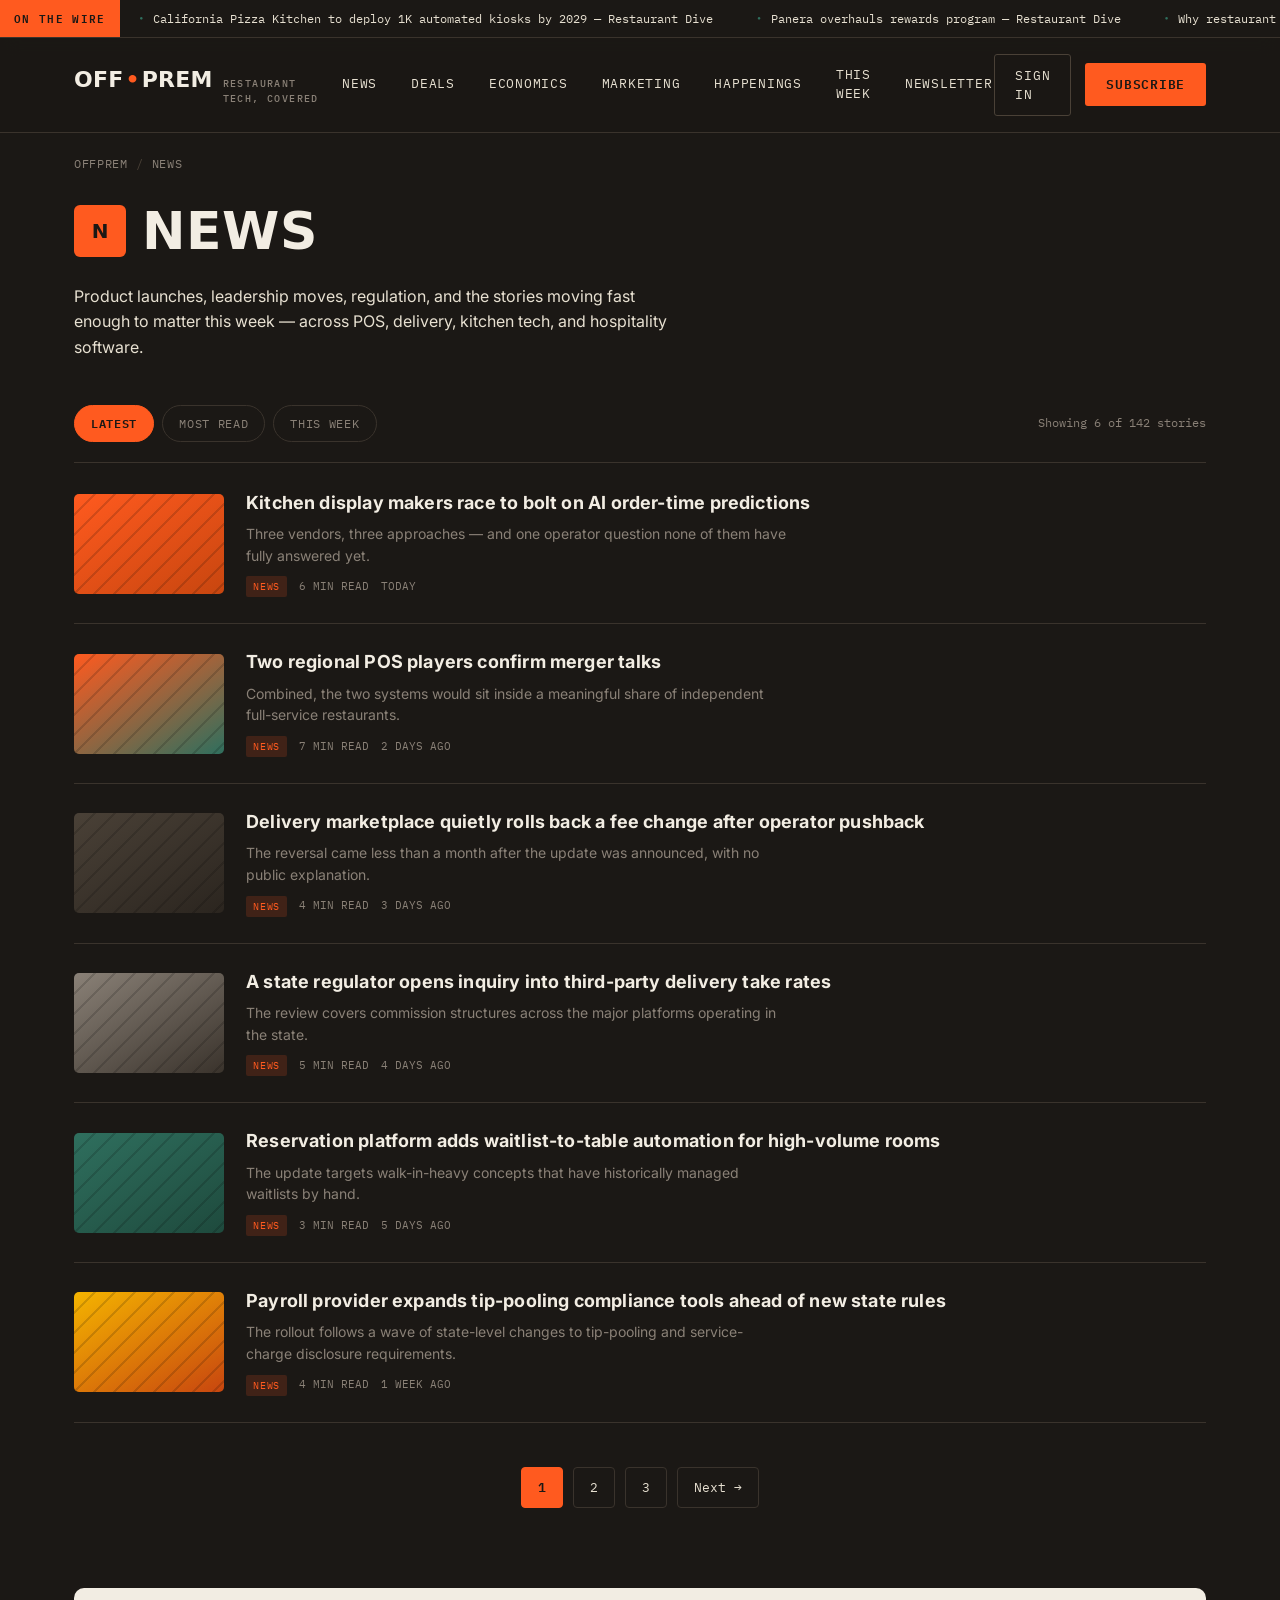
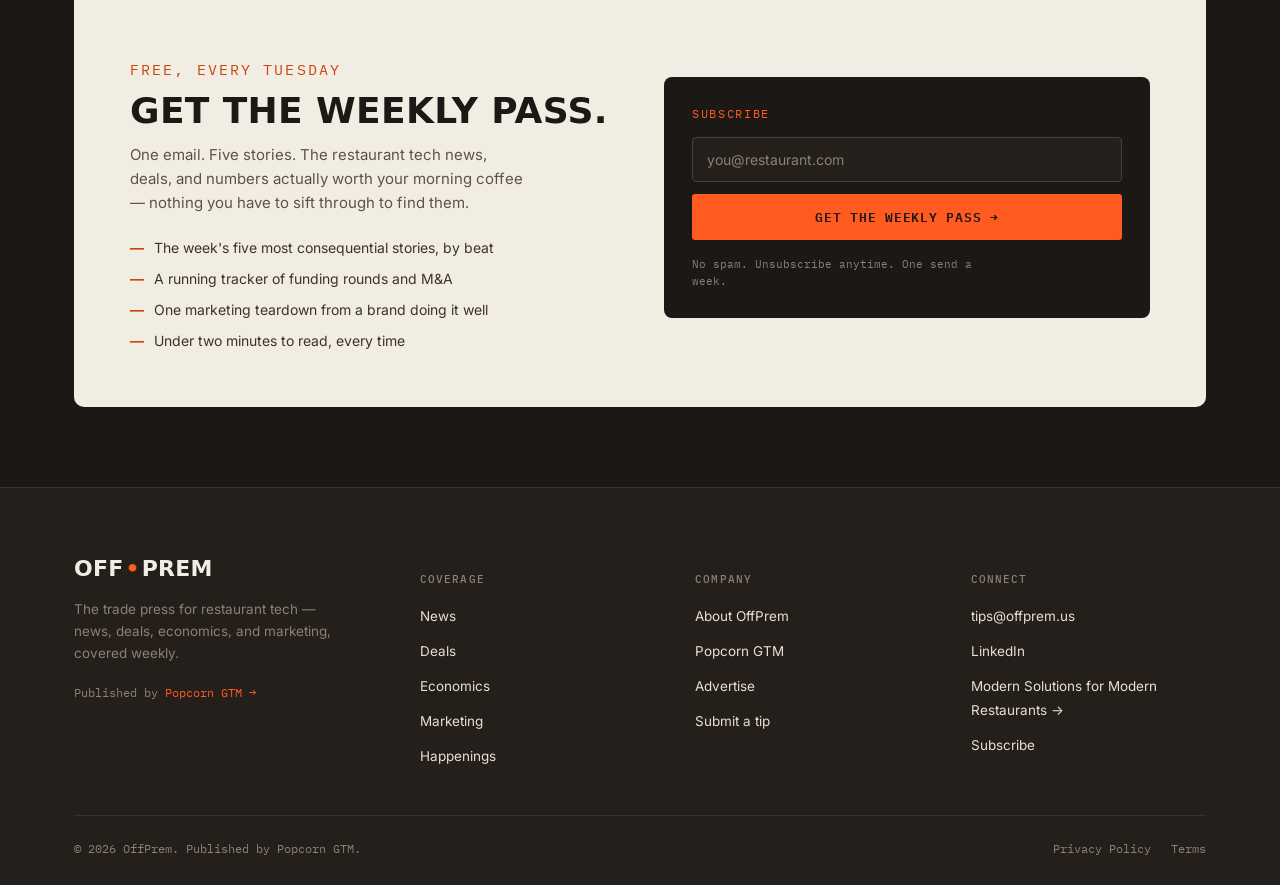
<file: offprem-site_2/category-news.html>
<!DOCTYPE html>
<html lang="en">
<head>
<meta charset="UTF-8">
<meta name="viewport" content="width=device-width, initial-scale=1.0">
<title>News — OffPrem</title>
<meta name="description" content="Restaurant technology news: product launches, leadership moves, regulation, and the stories moving fast enough to matter this week.">
<link rel="icon" type="image/svg+xml" href="favicon.svg">
<link rel="icon" type="image/png" sizes="32x32" href="icons/favicon-32.png">
<link rel="icon" type="image/png" sizes="16x16" href="icons/favicon-16.png">
<link rel="icon" type="image/x-icon" href="favicon.ico">
<link rel="apple-touch-icon" sizes="180x180" href="icons/apple-touch-icon.png">
<link rel="manifest" href="site.webmanifest">
<meta name="theme-color" content="#1b1815">
<meta property="og:type" content="website">
<meta property="og:site_name" content="OffPrem">
<meta property="og:title" content="News — OffPrem">
<meta property="og:description" content="Restaurant technology news: product launches, leadership moves, regulation, and the stories moving fast enough to matter this week.">
<meta property="og:url" content="https://offprem.us/category-news.html">
<meta property="og:image" content="https://offprem.us/icons/og-image.jpg">
<meta property="og:image:width" content="1200">
<meta property="og:image:height" content="630">
<meta name="twitter:card" content="summary_large_image">
<meta name="twitter:title" content="News — OffPrem">
<meta name="twitter:description" content="Restaurant technology news: product launches, leadership moves, regulation, and the stories moving fast enough to matter this week.">
<meta name="twitter:image" content="https://offprem.us/icons/og-image.jpg">
<link rel="canonical" href="https://offprem.us/category-news.html">
<link rel="preconnect" href="https://fonts.googleapis.com">
<link rel="preconnect" href="https://fonts.gstatic.com" crossorigin>
<link href="https://fonts.googleapis.com/css2?family=Archivo+Expanded:wght@700;800;900&family=Inter:wght@400;500;600;700&family=IBM+Plex+Mono:wght@400;500;600&display=swap" rel="stylesheet">
<link rel="stylesheet" href="styles.css">
</head>
<body>
<div class="ticker-bar">
  <div class="ticker-track" id="tickerTrack">
    <span>Third-party delivery take rates under fresh scrutiny in three states</span>
    <span>Menu-price inflation cools to slowest pace in two years</span>
    <span>Two regional POS players confirm merger talks</span>
    <span>Labor-share of restaurant revenue ticks up for Q3</span>
    <span>Off-premise now outpaces dine-in at fast casual chains</span>
    <span>Third-party delivery take rates under fresh scrutiny in three states</span>
    <span>Menu-price inflation cools to slowest pace in two years</span>
    <span>Two regional POS players confirm merger talks</span>
    <span>Labor-share of restaurant revenue ticks up for Q3</span>
    <span>Off-premise now outpaces dine-in at fast casual chains</span>
  </div>
</div>
<header>
  <nav class="nav wrap">
    <a href="index.html" class="logo">OFF<span class="dot">•</span>PREM<small>Restaurant Tech, Covered</small></a>
    <div class="navlinks">
      <a href="category-news.html">News</a>
      <a href="category-deals.html">Deals</a>
      <a href="category-economics.html">Economics</a>
      <a href="category-marketing.html">Marketing</a>
      <a href="category-happenings.html">Happenings</a>
      <a href="roundup.html">This Week</a>
      <a href="#pass">Newsletter</a>
    </div>
    <div class="navcta">
      <a href="#pass" class="btn btn-ghost">Sign in</a>
      <a href="#pass" class="btn btn-primary">Subscribe</a>
      <button class="menu-toggle" aria-label="Open menu">☰</button>
    </div>
  </nav>
</header>

<main>
  <div class="wrap">
    <p class="crumb"><a href="index.html">OffPrem</a><span>/</span>News</p>

    <div class="cat-hero">
      <div class="cat-hero-top">
        <div class="cat-badge" style="background:var(--line);">N</div>
        <div>
          <h1>News</h1>
        </div>
      </div>
      <p>Product launches, leadership moves, regulation, and the stories moving fast enough to matter this week — across POS, delivery, kitchen tech, and hospitality software.</p>
    </div>

    <div class="filter-row">
      <div class="filter-tabs">
        <a href="#" class="active">Latest</a>
        <a href="#">Most read</a>
        <a href="#">This week</a>
      </div>
      <span class="result-count">Showing 6 of 142 stories</span>
    </div>

    <div class="list-rows">
      
        <a class="list-row" href="article.html">
          <div class="list-media m1"></div>
          <div class="list-content">
            <h3>Kitchen display makers race to bolt on AI order-time predictions</h3>
            <p>Three vendors, three approaches — and one operator question none of them have fully answered yet.</p>
            <div class="list-meta">
              <span class="tag tag-news">News</span>
              <span>6 min read</span>
              <span>Today</span>
            </div>
          </div>
        </a>
        <a class="list-row" href="article.html">
          <div class="list-media m6"></div>
          <div class="list-content">
            <h3>Two regional POS players confirm merger talks</h3>
            <p>Combined, the two systems would sit inside a meaningful share of independent full-service restaurants.</p>
            <div class="list-meta">
              <span class="tag tag-news">News</span>
              <span>7 min read</span>
              <span>2 days ago</span>
            </div>
          </div>
        </a>
        <a class="list-row" href="article.html">
          <div class="list-media m3"></div>
          <div class="list-content">
            <h3>Delivery marketplace quietly rolls back a fee change after operator pushback</h3>
            <p>The reversal came less than a month after the update was announced, with no public explanation.</p>
            <div class="list-meta">
              <span class="tag tag-news">News</span>
              <span>4 min read</span>
              <span>3 days ago</span>
            </div>
          </div>
        </a>
        <a class="list-row" href="article.html">
          <div class="list-media m5"></div>
          <div class="list-content">
            <h3>A state regulator opens inquiry into third-party delivery take rates</h3>
            <p>The review covers commission structures across the major platforms operating in the state.</p>
            <div class="list-meta">
              <span class="tag tag-news">News</span>
              <span>5 min read</span>
              <span>4 days ago</span>
            </div>
          </div>
        </a>
        <a class="list-row" href="article.html">
          <div class="list-media m2"></div>
          <div class="list-content">
            <h3>Reservation platform adds waitlist-to-table automation for high-volume rooms</h3>
            <p>The update targets walk-in-heavy concepts that have historically managed waitlists by hand.</p>
            <div class="list-meta">
              <span class="tag tag-news">News</span>
              <span>3 min read</span>
              <span>5 days ago</span>
            </div>
          </div>
        </a>
        <a class="list-row" href="article.html">
          <div class="list-media m4"></div>
          <div class="list-content">
            <h3>Payroll provider expands tip-pooling compliance tools ahead of new state rules</h3>
            <p>The rollout follows a wave of state-level changes to tip-pooling and service-charge disclosure requirements.</p>
            <div class="list-meta">
              <span class="tag tag-news">News</span>
              <span>4 min read</span>
              <span>1 week ago</span>
            </div>
          </div>
        </a>
    </div>

    <div class="pagination">
      <a href="#" class="active">1</a>
      <a href="#">2</a>
      <a href="#">3</a>
      <a href="#">Next →</a>
    </div>
  </div>

  <section id="pass">
    <div class="wrap">
      <div class="pass">
        <div>
          <p class="eyebrow">Free, every Tuesday</p>
          <h2>Get The Weekly Pass.</h2>
          <p>One email. Five stories. The restaurant tech news, deals, and numbers actually worth your morning coffee — nothing you have to sift through to find them.</p>
          <div class="pass-list">
            <div>The week's five most consequential stories, by beat</div>
            <div>A running tracker of funding rounds and M&amp;A</div>
            <div>One marketing teardown from a brand doing it well</div>
            <div>Under two minutes to read, every time</div>
          </div>
        </div>
        <div class="pass-form">
          <span class="eyebrow">Subscribe</span>
          <form onsubmit="return false;">
            <input type="email" placeholder="you@restaurant.com" required aria-label="Email address">
            <button type="submit" class="btn btn-primary">Get The Weekly Pass →</button>
            <p class="fine">No spam. Unsubscribe anytime. One send a week.</p>
          </form>
        </div>
      </div>
    </div>
  </section>
</main>

<footer>
  <div class="wrap">
    <div class="foot-top">
      <div class="foot-brand">
        <a href="index.html" class="logo">OFF<span class="dot">•</span>PREM</a>
        <p>The trade press for restaurant tech — news, deals, economics, and marketing, covered weekly.</p>
        <p class="foot-owner">Published by <a href="https://popcorngtm.com" target="_blank" rel="noopener">Popcorn GTM →</a></p>
      </div>
      <div class="foot-col">
        <h5>Coverage</h5>
        <ul>
          <li><a href="category-news.html">News</a></li>
          <li><a href="#pillars">Deals</a></li>
          <li><a href="#pillars">Economics</a></li>
          <li><a href="#pillars">Marketing</a></li>
          <li><a href="#pillars">Happenings</a></li>
        </ul>
      </div>
      <div class="foot-col">
        <h5>Company</h5>
        <ul>
          <li><a href="about.html">About OffPrem</a></li>
          <li><a href="https://popcorngtm.com" target="_blank" rel="noopener">Popcorn GTM</a></li>
          <li><a href="#">Advertise</a></li>
          <li><a href="#">Submit a tip</a></li>
        </ul>
      </div>
      <div class="foot-col">
        <h5>Connect</h5>
        <ul>
          <li><a href="mailto:tips@offprem.us">tips@offprem.us</a></li>
          <li><a href="#">LinkedIn</a></li>
          <li><a href="#">Modern Solutions for Modern Restaurants →</a></li>
          <li><a href="#pass">Subscribe</a></li>
        </ul>
      </div>
    </div>
    <div class="foot-bottom">
      <p>© 2026 OffPrem. Published by Popcorn GTM.</p>
      <div class="foot-legal">
        <a href="#">Privacy Policy</a>
        <a href="#">Terms</a>
      </div>
    </div>
  </div>
</footer>
<script src="js/ticker.js" defer></script>
</body>
</html>
</file>
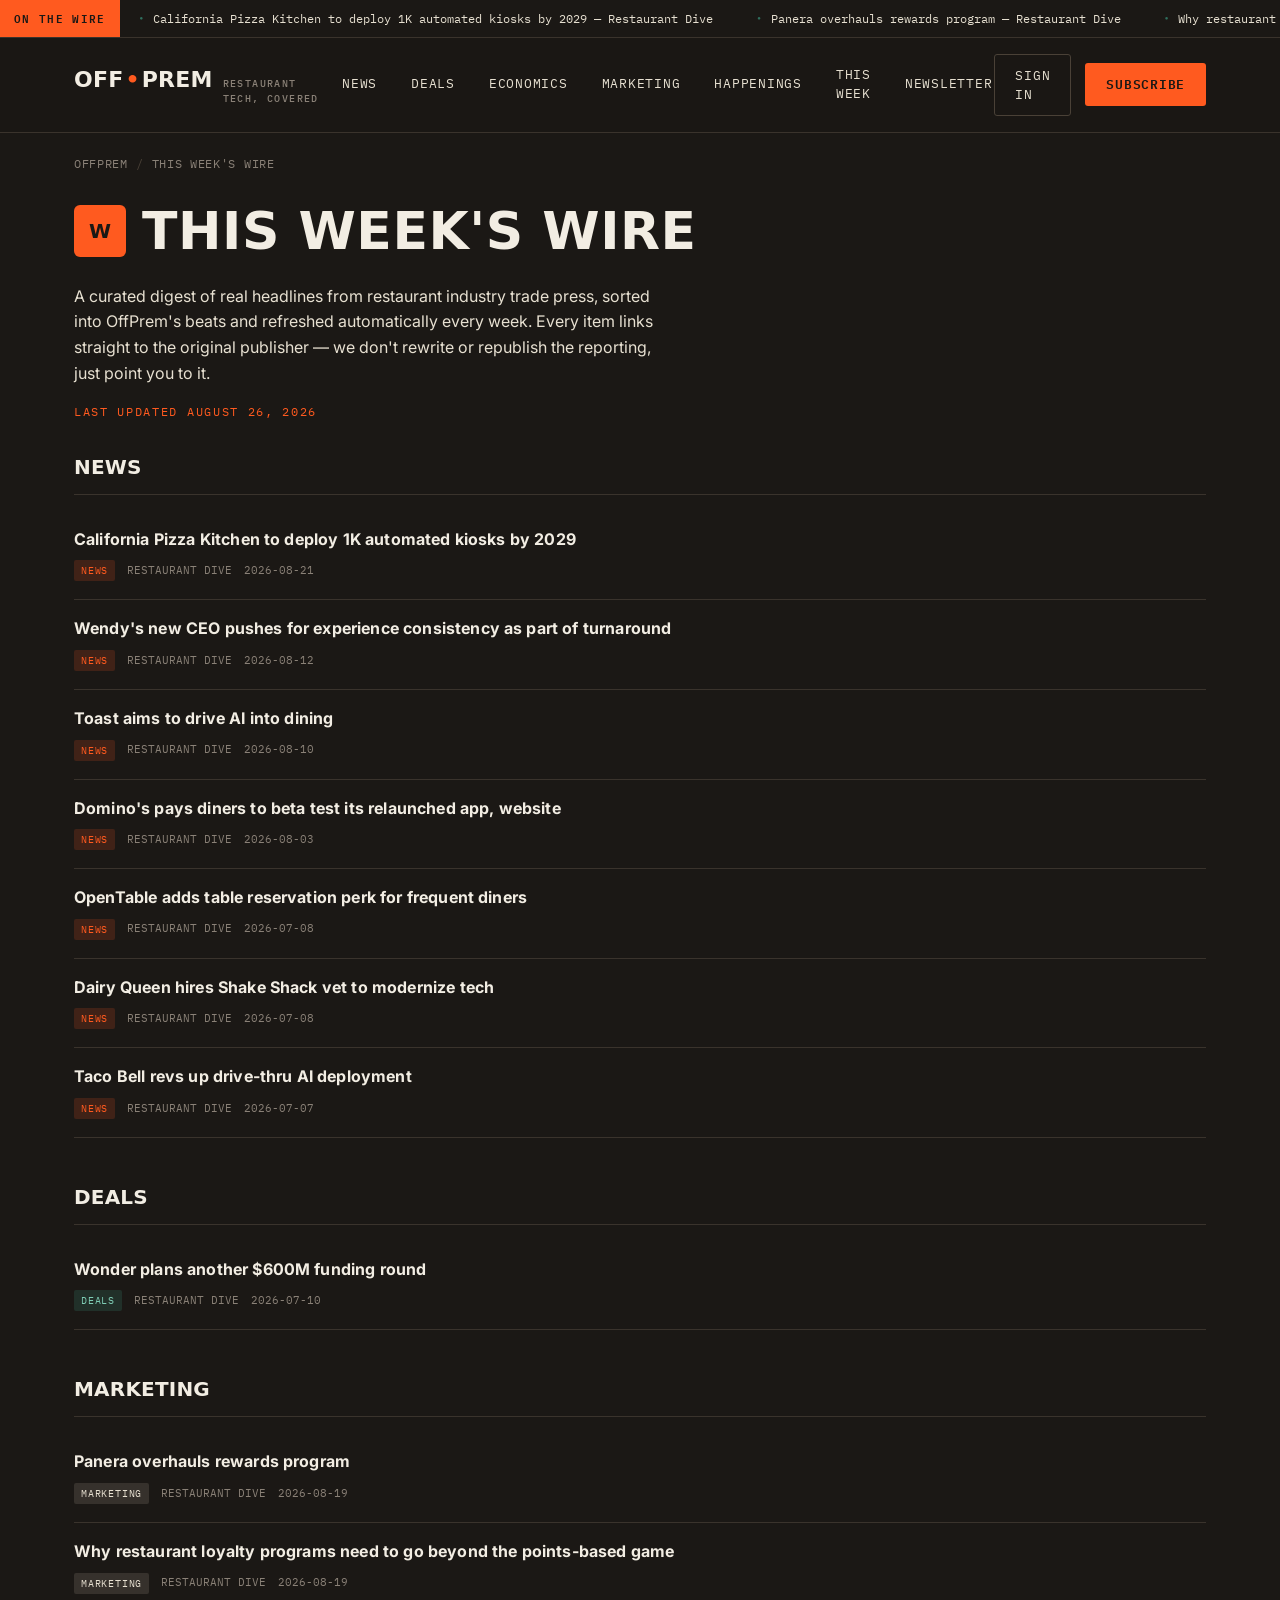
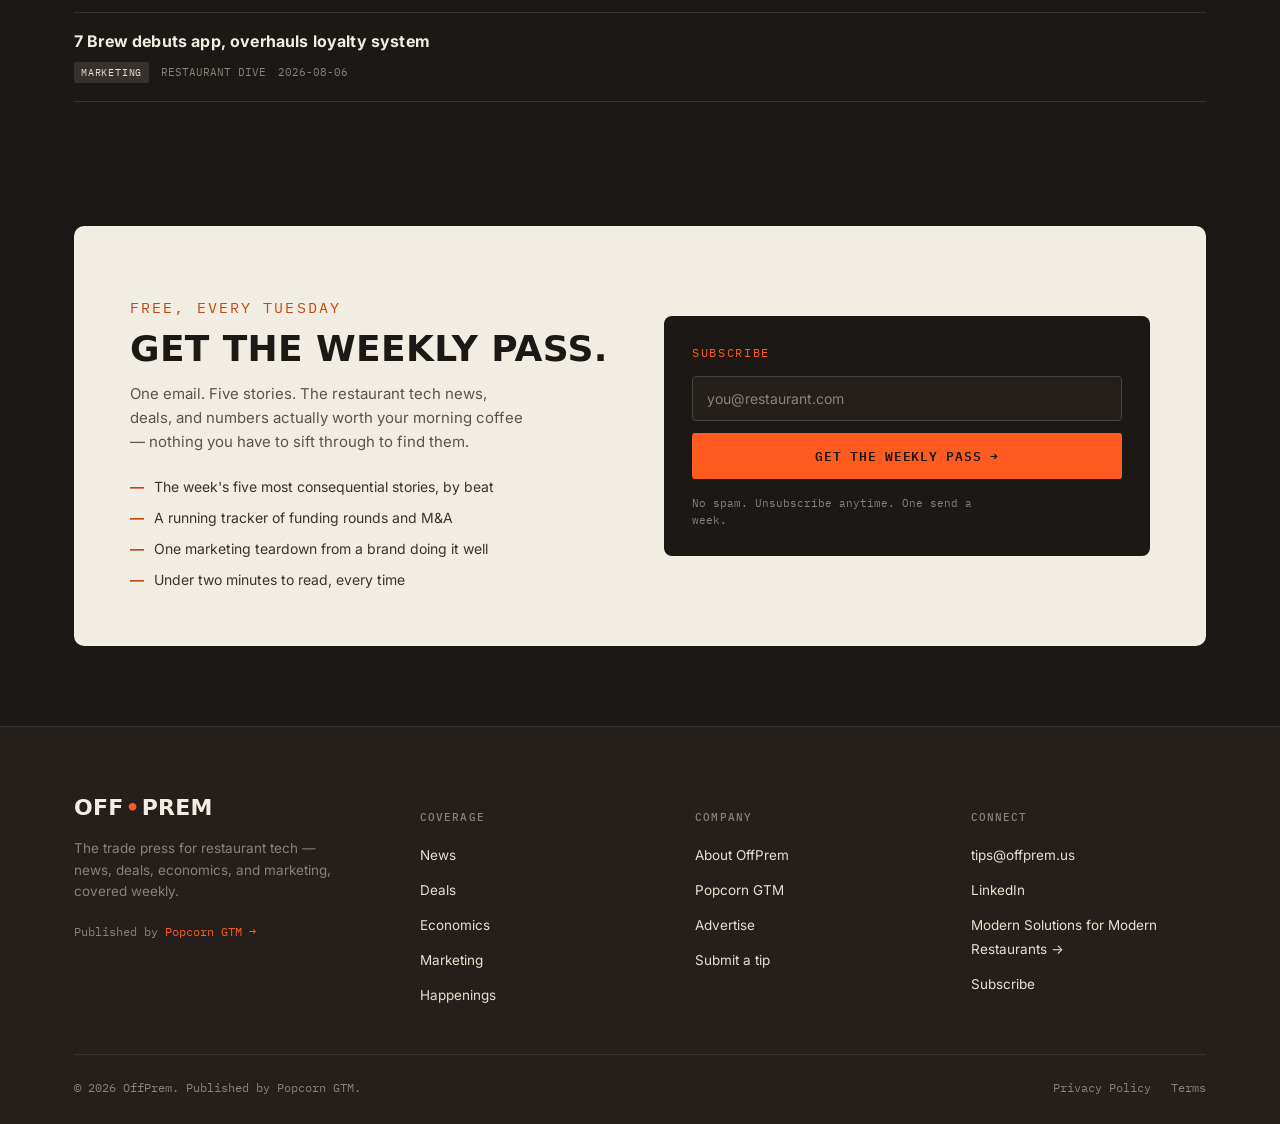
<file: offprem-site_2/roundup.html>
<!DOCTYPE html>
<html lang="en">
<head>
<meta charset="UTF-8">
<meta name="viewport" content="width=device-width, initial-scale=1.0">
<title>This Week's Wire — OffPrem</title>
<meta name="description" content="A weekly curated digest of real restaurant technology headlines from trade press, sorted by beat and linked back to the original source.">
<link rel="icon" type="image/svg+xml" href="favicon.svg">
<link rel="icon" type="image/png" sizes="32x32" href="icons/favicon-32.png">
<link rel="icon" type="image/png" sizes="16x16" href="icons/favicon-16.png">
<link rel="icon" type="image/x-icon" href="favicon.ico">
<link rel="apple-touch-icon" sizes="180x180" href="icons/apple-touch-icon.png">
<link rel="manifest" href="site.webmanifest">
<meta name="theme-color" content="#1b1815">
<meta property="og:type" content="website">
<meta property="og:site_name" content="OffPrem">
<meta property="og:title" content="This Week's Wire — OffPrem">
<meta property="og:description" content="A weekly curated digest of real restaurant technology headlines from trade press, sorted by beat and linked back to the original source.">
<meta property="og:url" content="https://offprem.us/roundup.html">
<meta property="og:image" content="https://offprem.us/icons/og-image.jpg">
<meta property="og:image:width" content="1200">
<meta property="og:image:height" content="630">
<meta name="twitter:card" content="summary_large_image">
<meta name="twitter:title" content="This Week's Wire — OffPrem">
<meta name="twitter:description" content="A weekly curated digest of real restaurant technology headlines from trade press, sorted by beat and linked back to the original source.">
<meta name="twitter:image" content="https://offprem.us/icons/og-image.jpg">
<link rel="canonical" href="https://offprem.us/roundup.html">
<link rel="preconnect" href="https://fonts.googleapis.com">
<link rel="preconnect" href="https://fonts.gstatic.com" crossorigin>
<link href="https://fonts.googleapis.com/css2?family=Archivo+Expanded:wght@700;800;900&family=Inter:wght@400;500;600;700&family=IBM+Plex+Mono:wght@400;500;600&display=swap" rel="stylesheet">
<link rel="stylesheet" href="styles.css">
</head>
<body>
<div class="ticker-bar">
  <div class="ticker-track" id="tickerTrack">
    <span>Third-party delivery take rates under fresh scrutiny in three states</span>
    <span>Menu-price inflation cools to slowest pace in two years</span>
    <span>Two regional POS players confirm merger talks</span>
    <span>Labor-share of restaurant revenue ticks up for Q3</span>
    <span>Off-premise now outpaces dine-in at fast casual chains</span>
    <span>Third-party delivery take rates under fresh scrutiny in three states</span>
    <span>Menu-price inflation cools to slowest pace in two years</span>
    <span>Two regional POS players confirm merger talks</span>
    <span>Labor-share of restaurant revenue ticks up for Q3</span>
    <span>Off-premise now outpaces dine-in at fast casual chains</span>
  </div>
</div>
<header>
  <nav class="nav wrap">
    <a href="index.html" class="logo">OFF<span class="dot">•</span>PREM<small>Restaurant Tech, Covered</small></a>
    <div class="navlinks">
      <a href="category-news.html">News</a>
      <a href="category-deals.html">Deals</a>
      <a href="category-economics.html">Economics</a>
      <a href="category-marketing.html">Marketing</a>
      <a href="category-happenings.html">Happenings</a>
      <a href="roundup.html">This Week</a>
      <a href="#pass">Newsletter</a>
    </div>
    <div class="navcta">
      <a href="#pass" class="btn btn-ghost">Sign in</a>
      <a href="#pass" class="btn btn-primary">Subscribe</a>
      <button class="menu-toggle" aria-label="Open menu">☰</button>
    </div>
  </nav>
</header>

<main>
  <div class="wrap">
    <p class="crumb"><a href="index.html">OffPrem</a><span>/</span>This Week's Wire</p>

    <div class="cat-hero">
      <div class="cat-hero-top">
        <div class="cat-badge" style="background:var(--line);">W</div>
        <div>
          <h1>This Week's Wire</h1>
        </div>
      </div>
      <p>A curated digest of real headlines from restaurant industry trade press, sorted into OffPrem's beats and refreshed automatically every week. Every item links straight to the original publisher &mdash; we don't rewrite or republish the reporting, just point you to it.</p>
      <p style="margin-top:12px;"><span class="eyebrow" id="lastUpdated">Loading latest digest…</span></p>
    </div>

    <div id="roundupSections" style="margin-top:20px;">
      <p style="color:var(--slate); font-family:var(--mono); font-size:13px;">Loading this week's headlines…</p>
    </div>
  </div>

  <section id="pass">
    <div class="wrap">
      <div class="pass">
        <div>
          <p class="eyebrow">Free, every Tuesday</p>
          <h2>Get The Weekly Pass.</h2>
          <p>One email. Five stories. The restaurant tech news, deals, and numbers actually worth your morning coffee — nothing you have to sift through to find them.</p>
          <div class="pass-list">
            <div>The week's five most consequential stories, by beat</div>
            <div>A running tracker of funding rounds and M&amp;A</div>
            <div>One marketing teardown from a brand doing it well</div>
            <div>Under two minutes to read, every time</div>
          </div>
        </div>
        <div class="pass-form">
          <span class="eyebrow">Subscribe</span>
          <form onsubmit="return false;">
            <input type="email" placeholder="you@restaurant.com" required aria-label="Email address">
            <button type="submit" class="btn btn-primary">Get The Weekly Pass →</button>
            <p class="fine">No spam. Unsubscribe anytime. One send a week.</p>
          </form>
        </div>
      </div>
    </div>
  </section>
</main>

<script>
(function () {
  var CATEGORY_META = {
    news:       { label: "News",       tagClass: "tag-news" },
    deals:      { label: "Deals",      tagClass: "tag-deals" },
    economics:  { label: "Economics",  tagClass: "tag-econ" },
    marketing:  { label: "Marketing",  tagClass: "tag-marketing" },
    happenings: { label: "Happenings", tagClass: "tag-happenings" }
  };
  var ORDER = ["news", "deals", "economics", "marketing", "happenings"];

  function escapeHtml(str) {
    return String(str).replace(/&/g,"&amp;").replace(/</g,"&lt;").replace(/>/g,"&gt;").replace(/"/g,"&quot;");
  }

  fetch("data/roundup.json", { cache: "no-store" })
    .then(function (res) { if (!res.ok) throw new Error("fetch failed"); return res.json(); })
    .then(function (data) {
      var updated = document.getElementById("lastUpdated");
      if (data.generated_at) {
        var d = new Date(data.generated_at);
        updated.textContent = "Last updated " + d.toLocaleDateString(undefined, { month: "long", day: "numeric", year: "numeric" });
      }

      var container = document.getElementById("roundupSections");
      var html = "";
      var anyItems = false;

      ORDER.forEach(function (key) {
        var items = (data.categories && data.categories[key]) || [];
        if (!items.length) return;
        anyItems = true;
        var meta = CATEGORY_META[key];
        html += '<div style="margin-bottom:44px;">';
        html += '<h3 style="font-family:var(--display); font-size:20px; font-weight:800; color:var(--chit); margin-bottom:16px; padding-bottom:12px; border-bottom:1px solid #3a332c;">' + meta.label + '</h3>';
        html += '<div class="list-rows">';
        items.forEach(function (item) {
          html += '<a class="list-row" href="' + item.link + '" target="_blank" rel="noopener" style="padding:18px 0;">';
          html += '<div class="list-content">';
          html += '<h3 style="font-size:16px;">' + escapeHtml(item.title) + '</h3>';
          html += '<div class="list-meta"><span class="tag ' + meta.tagClass + '">' + meta.label + '</span><span>' + escapeHtml(item.source) + '</span><span>' + escapeHtml(item.published) + '</span></div>';
          html += '</div></a>';
        });
        html += '</div></div>';
      });

      if (!anyItems) {
        html = '<p style="color:var(--slate); font-family:var(--mono); font-size:13px;">No fresh items in the last digest window &mdash; check back after the next weekly update.</p>';
      }

      container.innerHTML = html;
    })
    .catch(function () {
      document.getElementById("roundupSections").innerHTML =
        '<p style="color:var(--slate); font-family:var(--mono); font-size:13px;">Could not load this week\'s digest right now &mdash; try refreshing.</p>';
      document.getElementById("lastUpdated").textContent = "";
    });
})();
</script>

<footer>
  <div class="wrap">
    <div class="foot-top">
      <div class="foot-brand">
        <a href="index.html" class="logo">OFF<span class="dot">•</span>PREM</a>
        <p>The trade press for restaurant tech — news, deals, economics, and marketing, covered weekly.</p>
        <p class="foot-owner">Published by <a href="https://popcorngtm.com" target="_blank" rel="noopener">Popcorn GTM →</a></p>
      </div>
      <div class="foot-col">
        <h5>Coverage</h5>
        <ul>
          <li><a href="category-news.html">News</a></li>
          <li><a href="category-deals.html">Deals</a></li>
          <li><a href="category-economics.html">Economics</a></li>
          <li><a href="category-marketing.html">Marketing</a></li>
          <li><a href="category-happenings.html">Happenings</a></li>
        </ul>
      </div>
      <div class="foot-col">
        <h5>Company</h5>
        <ul>
          <li><a href="about.html">About OffPrem</a></li>
          <li><a href="https://popcorngtm.com" target="_blank" rel="noopener">Popcorn GTM</a></li>
          <li><a href="#">Advertise</a></li>
          <li><a href="#">Submit a tip</a></li>
        </ul>
      </div>
      <div class="foot-col">
        <h5>Connect</h5>
        <ul>
          <li><a href="mailto:tips@offprem.us">tips@offprem.us</a></li>
          <li><a href="#">LinkedIn</a></li>
          <li><a href="#">Modern Solutions for Modern Restaurants →</a></li>
          <li><a href="#pass">Subscribe</a></li>
        </ul>
      </div>
    </div>
    <div class="foot-bottom">
      <p>© 2026 OffPrem. Published by Popcorn GTM.</p>
      <div class="foot-legal">
        <a href="#">Privacy Policy</a>
        <a href="#">Terms</a>
      </div>
    </div>
  </div>
</footer>
<script src="js/ticker.js" defer></script>
</body>
</html>
</file>
<file: offprem-site_2/styles.css>
:root{
    --char:#1b1815;
    --char-soft:#241f1a;
    --chit:#f2ede3;
    --chit-dim:#e7e0d1;
    --line:#ff5a1f;
    --line-dim:#c8460f;
    --mint:#2f6f5e;
    --mint-soft:#e4efe9;
    --slate:#8a8177;
    --signal:#f4b400;
    --ink:#1b1815;

    --display: 'Archivo Expanded', system-ui, sans-serif;
    --body: 'Inter', system-ui, sans-serif;
    --mono: 'IBM Plex Mono', ui-monospace, monospace;

    --maxw: 1180px;
  }

  *{box-sizing:border-box;}
  html{scroll-behavior:smooth;}
  body{
    margin:0;
    background:var(--char);
    color:var(--chit);
    font-family:var(--body);
    -webkit-font-smoothing:antialiased;
    line-height:1.5;
  }
  img{max-width:100%;display:block;}
  a{color:inherit;text-decoration:none;}
  ul{margin:0;padding:0;list-style:none;}
  h1,h2,h3,h4{margin:0;font-family:var(--display);text-transform:uppercase;letter-spacing:0.01em;}
  p{margin:0;}
  button{font-family:inherit;}

  ::selection{background:var(--line);color:var(--char);}

  a:focus-visible,button:focus-visible,input:focus-visible,summary:focus-visible{
    outline:2px solid var(--line);
    outline-offset:3px;
    border-radius:2px;
  }

  @media (prefers-reduced-motion: reduce){
    *{animation-duration:0.01ms !important; animation-iteration-count:1 !important; transition-duration:0.01ms !important; scroll-behavior:auto !important;}
  }

  .wrap{max-width:var(--maxw); margin:0 auto; padding:0 24px;}
  .eyebrow{
    font-family:var(--mono);
    font-size:12px;
    letter-spacing:0.14em;
    text-transform:uppercase;
    color:var(--line);
  }

  /* ---------- TICKER (signature element) ---------- */
  .ticker-bar{
    background:var(--ink);
    border-bottom:1px solid #3a332c;
    overflow:hidden;
    position:relative;
    height:38px;
    display:flex;
    align-items:center;
  }
  .ticker-bar::before{
    content:"ON THE WIRE";
    font-family:var(--mono);
    font-size:11px;
    letter-spacing:0.12em;
    background:var(--line);
    color:var(--ink);
    font-weight:600;
    padding:0 14px;
    height:100%;
    display:flex;
    align-items:center;
    flex-shrink:0;
    z-index:2;
    position:relative;
  }
  .ticker-track{
    display:flex;
    white-space:nowrap;
    animation:ticker 42s linear infinite;
    padding-left:20px;
  }
  .ticker-track span{
    font-family:var(--mono);
    font-size:12px;
    color:var(--chit-dim);
    margin-right:44px;
    display:inline-flex;
    align-items:center;
    gap:10px;
  }
  .ticker-track span::before{content:"●"; color:var(--mint); font-size:6px;}
  @keyframes ticker{
    from{transform:translateX(0);}
    to{transform:translateX(-50%);}
  }

  /* ---------- HEADER ---------- */
  header{
    position:sticky; top:0; z-index:50;
    background:rgba(27,24,21,0.92);
    backdrop-filter:blur(10px);
    border-bottom:1px solid #3a332c;
  }
  .nav{
    display:flex; align-items:center; justify-content:space-between;
    padding:16px 24px;
  }
  .logo{
    font-family:var(--display);
    font-weight:900;
    font-size:22px;
    letter-spacing:0.01em;
    display:flex;
    align-items:baseline;
    gap:2px;
  }
  .logo .dot{color:var(--line);}
  .logo small{
    font-family:var(--mono);
    font-size:10px;
    color:var(--slate);
    text-transform:uppercase;
    letter-spacing:0.14em;
    margin-left:8px;
    font-weight:500;
  }
  .navlinks{display:flex; gap:30px; align-items:center;}
  .navlinks a{
    font-family:var(--mono);
    font-size:12.5px;
    letter-spacing:0.06em;
    text-transform:uppercase;
    color:var(--chit-dim);
    padding:6px 2px;
    border-bottom:2px solid transparent;
    transition:border-color .15s, color .15s;
  }
  .navlinks a:hover{color:var(--chit); border-color:var(--line);}
  .navcta{display:flex; align-items:center; gap:14px;}
  .btn{
    font-family:var(--mono);
    font-size:12.5px;
    letter-spacing:0.06em;
    text-transform:uppercase;
    padding:11px 20px;
    border-radius:3px;
    border:1px solid transparent;
    cursor:pointer;
    display:inline-flex;
    align-items:center;
    gap:8px;
    transition:transform .12s ease, background .15s, border-color .15s;
  }
  .btn:active{transform:translateY(1px);}
  .btn-primary{background:var(--line); color:var(--ink); font-weight:600;}
  .btn-primary:hover{background:#ff6c39;}
  .btn-ghost{border-color:#4a4137; color:var(--chit-dim);}
  .btn-ghost:hover{border-color:var(--chit-dim); color:var(--chit);}
  .menu-toggle{display:none; background:none; border:none; color:var(--chit); font-size:22px; cursor:pointer;}

  @media (max-width:900px){
    .navlinks{display:none;}
    .menu-toggle{display:block;}
    .navcta .btn-ghost{display:none;}
  }

  /* ---------- HERO ---------- */
  .hero{
    padding:64px 0 40px;
    position:relative;
    overflow:hidden;
  }
  .hero-grid{
    display:grid;
    grid-template-columns:1.15fr 0.85fr;
    gap:56px;
    align-items:start;
  }
  .hero h1{
    font-size:clamp(40px, 5.4vw, 68px);
    line-height:0.98;
    font-weight:900;
    color:var(--chit);
  }
  .hero h1 em{
    font-style:normal;
    color:var(--line);
  }
  .hero-dek{
    margin-top:22px;
    font-size:18px;
    line-height:1.6;
    color:var(--chit-dim);
    max-width:46ch;
  }
  .hero-actions{margin-top:32px; display:flex; gap:14px; flex-wrap:wrap;}
  .btn-lg{padding:15px 26px; font-size:13px;}

  .hero-meta{
    margin-top:40px;
    display:flex;
    gap:28px;
    flex-wrap:wrap;
  }
  .hero-meta div{font-family:var(--mono); font-size:12px; color:var(--slate);}
  .hero-meta strong{display:block; font-family:var(--display); font-size:24px; color:var(--chit); font-weight:800; text-transform:none;}

  /* ticket rail (hero right) */
  .rail{
    background:var(--char-soft);
    border:1px solid #3a332c;
    border-radius:6px;
    overflow:hidden;
  }
  .rail-head{
    display:flex; align-items:center; justify-content:space-between;
    padding:14px 18px;
    border-bottom:1px dashed #4a4137;
    font-family:var(--mono);
    font-size:11.5px;
    letter-spacing:0.1em;
    text-transform:uppercase;
    color:var(--mint-soft);
  }
  .rail-head span{color:var(--slate);}
  .ticket{
    padding:16px 18px;
    border-bottom:1px dashed #4a4137;
    position:relative;
    transition:background .15s;
  }
  .ticket:last-child{border-bottom:none;}
  .ticket:hover{background:#2b251f;}
  .ticket-top{
    display:flex; align-items:center; gap:8px;
    font-family:var(--mono); font-size:10.5px; letter-spacing:0.08em;
    text-transform:uppercase; color:var(--slate); margin-bottom:8px;
  }
  .tag{
    font-family:var(--mono); font-size:10px; letter-spacing:0.08em;
    padding:3px 7px; border-radius:2px; text-transform:uppercase;
  }
  .tag-news{background:rgba(255,90,31,0.16); color:var(--line);}
  .tag-deals{background:rgba(47,111,94,0.28); color:#7fcdb5;}
  .tag-econ{background:rgba(244,180,0,0.16); color:var(--signal);}
  .tag-marketing{background:rgba(138,129,119,0.24); color:var(--chit-dim);}
  .tag-happenings{background:rgba(255,90,31,0.1); color:#ff9366;}
  .ticket h4{
    font-family:var(--body); font-weight:700; text-transform:none;
    font-size:15px; line-height:1.35; color:var(--chit);
  }

  /* ---------- SECTION SHELLS ---------- */
  section{padding:80px 0;}
  .section-head{
    display:flex; align-items:end; justify-content:space-between;
    margin-bottom:40px; gap:20px; flex-wrap:wrap;
  }
  .section-title{
    font-size:clamp(28px,3.4vw,40px);
    font-weight:900;
    margin-top:10px;
  }
  .section-title em{font-style:normal; color:var(--line);}
  .section-sub{color:var(--slate); font-size:15px; max-width:46ch; margin-top:10px;}
  .view-all{font-family:var(--mono); font-size:12px; letter-spacing:0.06em; text-transform:uppercase; color:var(--line); white-space:nowrap; border-bottom:1px solid var(--line-dim); padding-bottom:2px;}

  .divider{height:1px; background:linear-gradient(90deg, transparent, #3a332c 15%, #3a332c 85%, transparent);}

  /* ---------- BEAT STRIP ---------- */
  .beat{
    background:var(--char-soft);
    border-top:1px solid #3a332c;
    border-bottom:1px solid #3a332c;
    padding:26px 0;
    overflow:hidden;
  }
  .beat-label{
    font-family:var(--mono); font-size:11px; letter-spacing:0.14em; text-transform:uppercase;
    color:var(--slate); margin-bottom:16px; text-align:center;
  }
  .beat-row{
    display:flex; flex-wrap:wrap; justify-content:center; gap:12px 28px;
  }
  .beat-row span{
    font-family:var(--display); font-weight:800; font-size:16px;
    color:#5c5347; letter-spacing:0.01em;
    transition:color .15s;
  }
  .beat-row span:hover{color:var(--chit-dim);}

  /* ---------- PILLARS ---------- */
  .pillars{
    display:grid;
    grid-template-columns:repeat(3,1fr);
    gap:1px;
    background:#3a332c;
    border:1px solid #3a332c;
    border-radius:8px;
    overflow:hidden;
  }
  .pillar{
    background:var(--char-soft);
    padding:32px 28px;
    transition:background .15s;
  }
  .pillar:hover{background:#2b251f;}
  .pillar-num{
    font-family:var(--mono); font-size:11px; color:var(--slate); letter-spacing:0.1em;
  }
  .pillar h3{
    font-size:20px; margin-top:14px; margin-bottom:12px; font-weight:800;
    color:var(--chit);
  }
  .pillar p{color:var(--chit-dim); font-size:14.5px; line-height:1.6;}
  .pillar .pillar-link{
    display:inline-block; margin-top:16px;
    font-family:var(--mono); font-size:11.5px; letter-spacing:0.06em;
    text-transform:uppercase; color:var(--line);
  }
  @media (max-width:860px){ .pillars{grid-template-columns:1fr 1fr;} }
  @media (max-width:560px){ .pillars{grid-template-columns:1fr;} }

  /* ---------- ARTICLE GRID ---------- */
  .articles{
    display:grid;
    grid-template-columns:repeat(3,1fr);
    gap:24px;
  }
  .card{
    background:var(--char-soft);
    border:1px solid #3a332c;
    border-radius:6px;
    overflow:hidden;
    display:flex; flex-direction:column;
    transition:transform .15s ease, border-color .15s;
  }
  .card:hover{transform:translateY(-3px); border-color:#5c5347;}
  .card-media{
    height:150px;
    position:relative;
    display:flex; align-items:flex-end;
    padding:14px;
  }
  .card-media::before{
    content:"";
    position:absolute; inset:0;
    background-image:
      repeating-linear-gradient(135deg, rgba(0,0,0,0.15) 0 2px, transparent 2px 14px);
  }
  .m1{background:linear-gradient(150deg,#ff5a1f,#c8460f);}
  .m2{background:linear-gradient(150deg,#2f6f5e,#1e4a3d);}
  .m3{background:linear-gradient(150deg,#4a4137,#2b251f);}
  .m4{background:linear-gradient(150deg,#f4b400,#c8460f);}
  .m5{background:linear-gradient(150deg,#8a8177,#3a332c);}
  .m6{background:linear-gradient(150deg,#ff5a1f,#2f6f5e);}
  .card-body{padding:18px 18px 22px; display:flex; flex-direction:column; gap:10px; flex:1;}
  .card-meta{display:flex; align-items:center; gap:10px; font-family:var(--mono); font-size:10.5px; color:var(--slate); text-transform:uppercase; letter-spacing:0.06em;}
  .card h4{font-family:var(--body); font-weight:700; font-size:16.5px; text-transform:none; line-height:1.35; color:var(--chit);}
  .card p.dek{color:var(--slate); font-size:13.5px; line-height:1.55;}
  .card-foot{margin-top:auto; padding-top:6px; font-family:var(--mono); font-size:11px; color:var(--slate); display:flex; justify-content:space-between;}

  @media (max-width:900px){ .articles{grid-template-columns:1fr 1fr;} }
  @media (max-width:600px){ .articles{grid-template-columns:1fr;} }

  /* ---------- WEEKLY PASS ---------- */
  .pass{
    background:var(--chit);
    color:var(--ink);
    border-radius:10px;
    padding:56px;
    display:grid;
    grid-template-columns:1fr 1fr;
    gap:48px;
    align-items:center;
  }
  .pass .eyebrow{color:var(--line-dim);}
  .pass h2{font-size:clamp(26px,3vw,36px); font-weight:900; margin-top:10px; line-height:1.05;}
  .pass p{color:#5c5347; margin-top:14px; font-size:15px; max-width:44ch; line-height:1.6;}
  .pass-list{margin-top:22px; display:flex; flex-direction:column; gap:10px;}
  .pass-list div{display:flex; gap:10px; align-items:flex-start; font-size:14px; color:#3a332c;}
  .pass-list div::before{content:"—"; color:var(--line-dim); flex-shrink:0; font-weight:700;}
  .pass-form{
    background:var(--char);
    border-radius:8px;
    padding:28px;
  }
  .pass-form .eyebrow{color:var(--line); margin-bottom:14px; display:block;}
  .pass-form form{display:flex; flex-direction:column; gap:12px;}
  .pass-form input[type="email"]{
    background:var(--char-soft);
    border:1px solid #4a4137;
    color:var(--chit);
    padding:13px 14px;
    border-radius:4px;
    font-family:var(--body);
    font-size:14px;
  }
  .pass-form input::placeholder{color:var(--slate);}
  .pass-form .btn{justify-content:center; width:100%;}
  .pass-form .fine{font-family:var(--mono); font-size:10.5px; color:var(--slate); margin-top:4px;}

  @media (max-width:820px){
    .pass{grid-template-columns:1fr; padding:36px 26px;}
  }

  /* ---------- EDITOR NOTE ---------- */
  .editor{
    display:grid;
    grid-template-columns:220px 1fr;
    gap:44px;
    align-items:start;
  }
  .editor-photo{
    width:220px; height:220px; border-radius:6px;
    background:linear-gradient(150deg,#3a332c,#241f1a);
    border:1px solid #4a4137;
    position:relative;
    overflow:hidden;
  }
  .editor-photo::after{
    content:"PM";
    position:absolute; inset:0;
    display:flex; align-items:center; justify-content:center;
    font-family:var(--display); font-weight:900; font-size:56px; color:#4a4137;
  }
  .editor blockquote{
    font-family:var(--display);
    font-weight:800;
    font-size:clamp(22px,2.6vw,30px);
    line-height:1.28;
    text-transform:none;
    color:var(--chit);
    margin:0;
  }
  .editor blockquote span{color:var(--line);}
  .editor-attr{
    margin-top:22px;
    font-family:var(--mono); font-size:12.5px; color:var(--slate);
  }
  .editor-attr strong{color:var(--chit-dim); display:block; font-size:13.5px; margin-bottom:4px; font-family:var(--body);}
  .editor-body{margin-top:16px; color:var(--slate); font-size:14.5px; line-height:1.7; max-width:60ch;}

  @media (max-width:760px){
    .editor{grid-template-columns:1fr;}
    .editor-photo{width:100px; height:100px;}
    .editor-photo::after{font-size:26px;}
  }

  /* ---------- FAQ ---------- */
  .faq-list{max-width:820px;}
  .faq-item{border-bottom:1px solid #3a332c;}
  .faq-item summary{
    padding:22px 4px;
    cursor:pointer;
    font-family:var(--body); font-weight:600; font-size:16px;
    color:var(--chit);
    display:flex; align-items:center; justify-content:space-between;
    list-style:none;
  }
  .faq-item summary::-webkit-details-marker{display:none;}
  .faq-item summary::after{
    content:"+";
    font-family:var(--display); font-size:20px; color:var(--line);
    flex-shrink:0; margin-left:20px; transition:transform .2s;
  }
  .faq-item[open] summary::after{transform:rotate(45deg);}
  .faq-item .faq-a{padding:0 4px 22px; color:var(--slate); font-size:14.5px; line-height:1.65; max-width:64ch;}

  /* ---------- CLOSER ---------- */
  .closer{
    text-align:center;
    padding-top:20px;
  }
  .closer h2{font-size:clamp(30px,4.5vw,52px); font-weight:900; line-height:1.05; color:var(--chit);}
  .closer h2 em{font-style:normal; color:var(--line);}
  .closer p{color:var(--chit-dim); margin:20px auto 0; max-width:52ch; font-size:16px;}
  .closer-actions{display:flex; justify-content:center; gap:14px; margin-top:30px; flex-wrap:wrap;}

  /* ---------- FOOTER ---------- */
  footer{
    background:var(--char-soft);
    border-top:1px solid #3a332c;
    padding:64px 0 28px;
  }
  .foot-top{
    display:grid;
    grid-template-columns:1.3fr repeat(3,1fr);
    gap:40px;
    padding-bottom:48px;
  }
  .foot-brand .logo{margin-bottom:14px;}
  .foot-brand p{color:var(--slate); font-size:13.5px; max-width:30ch; line-height:1.6;}
  .foot-brand .foot-owner{
    margin-top:20px;
    font-family:var(--mono); font-size:11.5px; color:var(--slate);
  }
  .foot-owner a{color:var(--line);}
  .foot-col h5{
    font-family:var(--mono); font-size:11px; letter-spacing:0.1em; text-transform:uppercase;
    color:var(--slate); margin-bottom:16px; font-weight:500;
  }
  .foot-col ul{display:flex; flex-direction:column; gap:11px;}
  .foot-col a{font-size:13.5px; color:var(--chit-dim); transition:color .15s;}
  .foot-col a:hover{color:var(--line);}
  .foot-bottom{
    border-top:1px solid #3a332c;
    padding-top:24px;
    display:flex; justify-content:space-between; align-items:center;
    flex-wrap:wrap; gap:14px;
  }
  .foot-bottom p{font-family:var(--mono); font-size:11.5px; color:var(--slate);}
  .foot-legal{display:flex; gap:20px;}
  .foot-legal a{font-family:var(--mono); font-size:11.5px; color:var(--slate);}
  .foot-legal a:hover{color:var(--chit-dim);}

  @media (max-width:860px){
    .foot-top{grid-template-columns:1fr 1fr; gap:32px 24px;}
  }
  @media (max-width:560px){
    .foot-top{grid-template-columns:1fr;}
  }

  @media (max-width:900px){
    .hero-grid{grid-template-columns:1fr;}
    .articles{gap:18px;}
    section{padding:60px 0;}
  }

/* ================= SUBPAGE ADDITIONS ================= */

/* Breadcrumb */
.crumb{
  font-family:var(--mono); font-size:11.5px; letter-spacing:0.06em; text-transform:uppercase;
  color:var(--slate); padding:22px 0 0;
}
.crumb a{color:var(--slate);}
.crumb a:hover{color:var(--line);}
.crumb span{color:#4a4137; margin:0 8px;}

/* ---------- ARTICLE PAGE ---------- */
.article-header{padding:28px 0 0; max-width:800px;}
.article-header .cardmeta-row{display:flex; align-items:center; gap:12px; margin-bottom:18px;}
.article-header h1{
  font-size:clamp(30px,4.6vw,50px);
  line-height:1.06; font-weight:900; color:var(--chit);
}
.article-dek{margin-top:18px; font-size:18px; line-height:1.6; color:var(--chit-dim); max-width:64ch;}

.byline{
  display:flex; align-items:center; gap:12px; margin-top:28px; padding:20px 0;
  border-top:1px solid #3a332c; border-bottom:1px solid #3a332c;
}
.byline-avatar{
  width:40px; height:40px; border-radius:50%; flex-shrink:0;
  background:linear-gradient(150deg,#ff5a1f,#2f6f5e);
  display:flex; align-items:center; justify-content:center;
  font-family:var(--display); font-weight:800; font-size:13px; color:var(--ink);
}
.byline-info strong{display:block; font-size:14px; color:var(--chit);}
.byline-info span{font-family:var(--mono); font-size:11.5px; color:var(--slate);}
.share-row{margin-left:auto; display:flex; gap:10px;}
.share-row a{
  font-family:var(--mono); font-size:11px; letter-spacing:0.06em; text-transform:uppercase;
  color:var(--slate); border:1px solid #4a4137; padding:8px 12px; border-radius:3px;
  transition:border-color .15s, color .15s;
}
.share-row a:hover{color:var(--chit); border-color:var(--chit-dim);}

.article-hero-media{
  max-width:800px; margin:36px auto 0;
  height:340px; border-radius:6px; position:relative; overflow:hidden;
}
.article-hero-media::before{
  content:""; position:absolute; inset:0;
  background-image:repeating-linear-gradient(135deg, rgba(0,0,0,0.15) 0 2px, transparent 2px 16px);
}
.article-hero-media::after{
  content:attr(data-cap);
  position:absolute; left:0; right:0; bottom:0;
  padding:10px 16px; font-family:var(--mono); font-size:10.5px; letter-spacing:0.04em;
  background:rgba(27,24,21,0.65); color:var(--chit-dim);
}

.article-body{max-width:700px; margin:0 auto; padding:44px 0 0;}
.article-body p{color:#d8d2c6; font-size:17px; line-height:1.85; margin-bottom:24px;}
.article-body p:first-of-type::first-letter{
  font-family:var(--display); font-weight:900; font-size:64px; float:left;
  line-height:0.8; padding:8px 10px 0 0; color:var(--line);
}
.article-body h2{
  font-size:24px; font-weight:800; color:var(--chit); margin:42px 0 18px;
  text-transform:none;
}
.article-body ul{margin:0 0 24px; padding-left:0;}
.article-body ul li{
  position:relative; padding-left:24px; margin-bottom:12px; color:#d8d2c6; font-size:16px; line-height:1.6;
}
.article-body ul li::before{content:"—"; position:absolute; left:0; color:var(--line);}

.pull-quote{
  margin:40px 0; padding:28px 32px; border-left:3px solid var(--line);
  background:var(--char-soft); border-radius:0 6px 6px 0;
}
.pull-quote p{
  font-family:var(--display); font-weight:800; font-size:22px; line-height:1.35;
  color:var(--chit); text-transform:none; margin:0;
}

.stat-callout{
  display:grid; grid-template-columns:repeat(3,1fr); gap:1px;
  background:#3a332c; border:1px solid #3a332c; border-radius:6px; overflow:hidden;
  margin:36px 0;
}
.stat-callout div{background:var(--char-soft); padding:22px; text-align:center;}
.stat-callout strong{display:block; font-family:var(--display); font-size:30px; font-weight:900; color:var(--line);}
.stat-callout span{font-family:var(--mono); font-size:11px; color:var(--slate); text-transform:uppercase; letter-spacing:0.06em;}
@media (max-width:600px){.stat-callout{grid-template-columns:1fr;}}

.tag-strip{max-width:700px; margin:44px auto 0; display:flex; gap:10px; flex-wrap:wrap;}

.related-wrap{max-width:900px; margin:0 auto;}

/* ---------- CATEGORY PAGE ---------- */
.cat-hero{padding:20px 0 8px;}
.cat-hero-top{display:flex; align-items:center; gap:16px; flex-wrap:wrap;}
.cat-badge{
  width:52px; height:52px; border-radius:6px; flex-shrink:0;
  display:flex; align-items:center; justify-content:center;
  font-family:var(--display); font-weight:900; font-size:20px; color:var(--ink);
}
.cat-hero h1{font-size:clamp(32px,5vw,52px); font-weight:900; color:var(--chit);}
.cat-hero p{margin-top:14px; color:var(--chit-dim); font-size:16px; max-width:60ch; line-height:1.6;}

.filter-row{
  display:flex; align-items:center; justify-content:space-between; flex-wrap:wrap; gap:16px;
  margin:36px 0 28px; padding-bottom:20px; border-bottom:1px solid #3a332c;
}
.filter-tabs{display:flex; gap:8px;}
.filter-tabs a{
  font-family:var(--mono); font-size:11.5px; letter-spacing:0.06em; text-transform:uppercase;
  padding:9px 16px; border-radius:20px; border:1px solid #3a332c; color:var(--slate);
  transition:border-color .15s, color .15s;
}
.filter-tabs a.active{background:var(--line); color:var(--ink); border-color:var(--line); font-weight:600;}
.filter-tabs a:hover:not(.active){border-color:var(--chit-dim); color:var(--chit-dim);}
.result-count{font-family:var(--mono); font-size:12px; color:var(--slate);}

.list-row{
  display:flex; gap:22px; padding:26px 0; border-bottom:1px solid #3a332c;
  align-items:center;
}
.list-row:first-child{padding-top:0;}
.list-media{
  width:150px; height:100px; border-radius:5px; flex-shrink:0; position:relative; overflow:hidden;
}
.list-media::before{
  content:""; position:absolute; inset:0;
  background-image:repeating-linear-gradient(135deg, rgba(0,0,0,0.15) 0 2px, transparent 2px 14px);
}
.list-content{flex:1; min-width:0;}
.list-content h3{
  font-family:var(--body); font-weight:700; font-size:18px; text-transform:none; color:var(--chit);
  line-height:1.35; margin-bottom:8px;
}
.list-content p{color:var(--slate); font-size:14px; line-height:1.55; max-width:60ch;}
.list-meta{display:flex; gap:12px; align-items:center; margin-top:10px; font-family:var(--mono); font-size:10.5px; color:var(--slate); text-transform:uppercase;}
@media (max-width:640px){
  .list-row{flex-direction:column; align-items:flex-start; gap:14px;}
  .list-media{width:100%; height:150px;}
}

.pagination{display:flex; align-items:center; justify-content:center; gap:10px; margin-top:44px;}
.pagination a{
  font-family:var(--mono); font-size:12.5px; padding:10px 16px; border:1px solid #3a332c; border-radius:4px;
  color:var(--chit-dim);
}
.pagination a.active{background:var(--line); color:var(--ink); border-color:var(--line); font-weight:600;}
.pagination a:hover:not(.active){border-color:var(--chit-dim);}

/* ---------- ABOUT PAGE ---------- */
.about-hero{padding:24px 0 0; max-width:820px;}
.about-hero h1{font-size:clamp(34px,5.6vw,58px); font-weight:900; line-height:1.02; color:var(--chit);}
.about-hero p{margin-top:22px; font-size:18px; line-height:1.65; color:var(--chit-dim); max-width:60ch;}

.mission-grid{display:grid; grid-template-columns:repeat(3,1fr); gap:24px; margin-top:20px;}
.mission-card{background:var(--char-soft); border:1px solid #3a332c; border-radius:6px; padding:26px;}
.mission-card .pillar-num{font-family:var(--mono); font-size:11px; color:var(--slate);}
.mission-card h3{font-size:17px; margin:12px 0 10px; color:var(--chit); font-weight:800;}
.mission-card p{color:var(--slate); font-size:14px; line-height:1.6;}
@media (max-width:820px){.mission-grid{grid-template-columns:1fr 1fr;}}
@media (max-width:560px){.mission-grid{grid-template-columns:1fr;}}

.contact-grid{display:grid; grid-template-columns:repeat(3,1fr); gap:20px;}
.contact-card{
  background:var(--char-soft); border:1px solid #3a332c; border-radius:6px; padding:28px;
  display:flex; flex-direction:column; gap:10px;
}
.contact-card .eyebrow{margin-bottom:4px;}
.contact-card h3{font-size:18px; color:var(--chit); font-weight:800;}
.contact-card p{color:var(--slate); font-size:14px; line-height:1.55;}
.contact-card a.contact-link{
  margin-top:auto; font-family:var(--mono); font-size:12px; color:var(--line);
  letter-spacing:0.04em; text-transform:uppercase; padding-top:6px;
}
@media (max-width:820px){.contact-grid{grid-template-columns:1fr;}}

.podcast-block{
  display:flex; gap:28px; align-items:center; background:var(--char-soft);
  border:1px solid #3a332c; border-radius:8px; padding:32px; margin-top:20px;
}
.podcast-art{
  width:110px; height:110px; border-radius:8px; flex-shrink:0;
  background:linear-gradient(150deg,#ff5a1f,#2f6f5e);
  display:flex; align-items:center; justify-content:center;
  font-family:var(--display); font-weight:900; font-size:13px; color:var(--ink); text-align:center; padding:8px;
}
.podcast-block h3{font-size:19px; color:var(--chit); font-weight:800; margin-bottom:8px;}
.podcast-block p{color:var(--slate); font-size:14.5px; line-height:1.6; max-width:60ch;}
.podcast-block a{display:inline-block; margin-top:12px;}
@media (max-width:600px){.podcast-block{flex-direction:column; align-items:flex-start;}}
</file>
